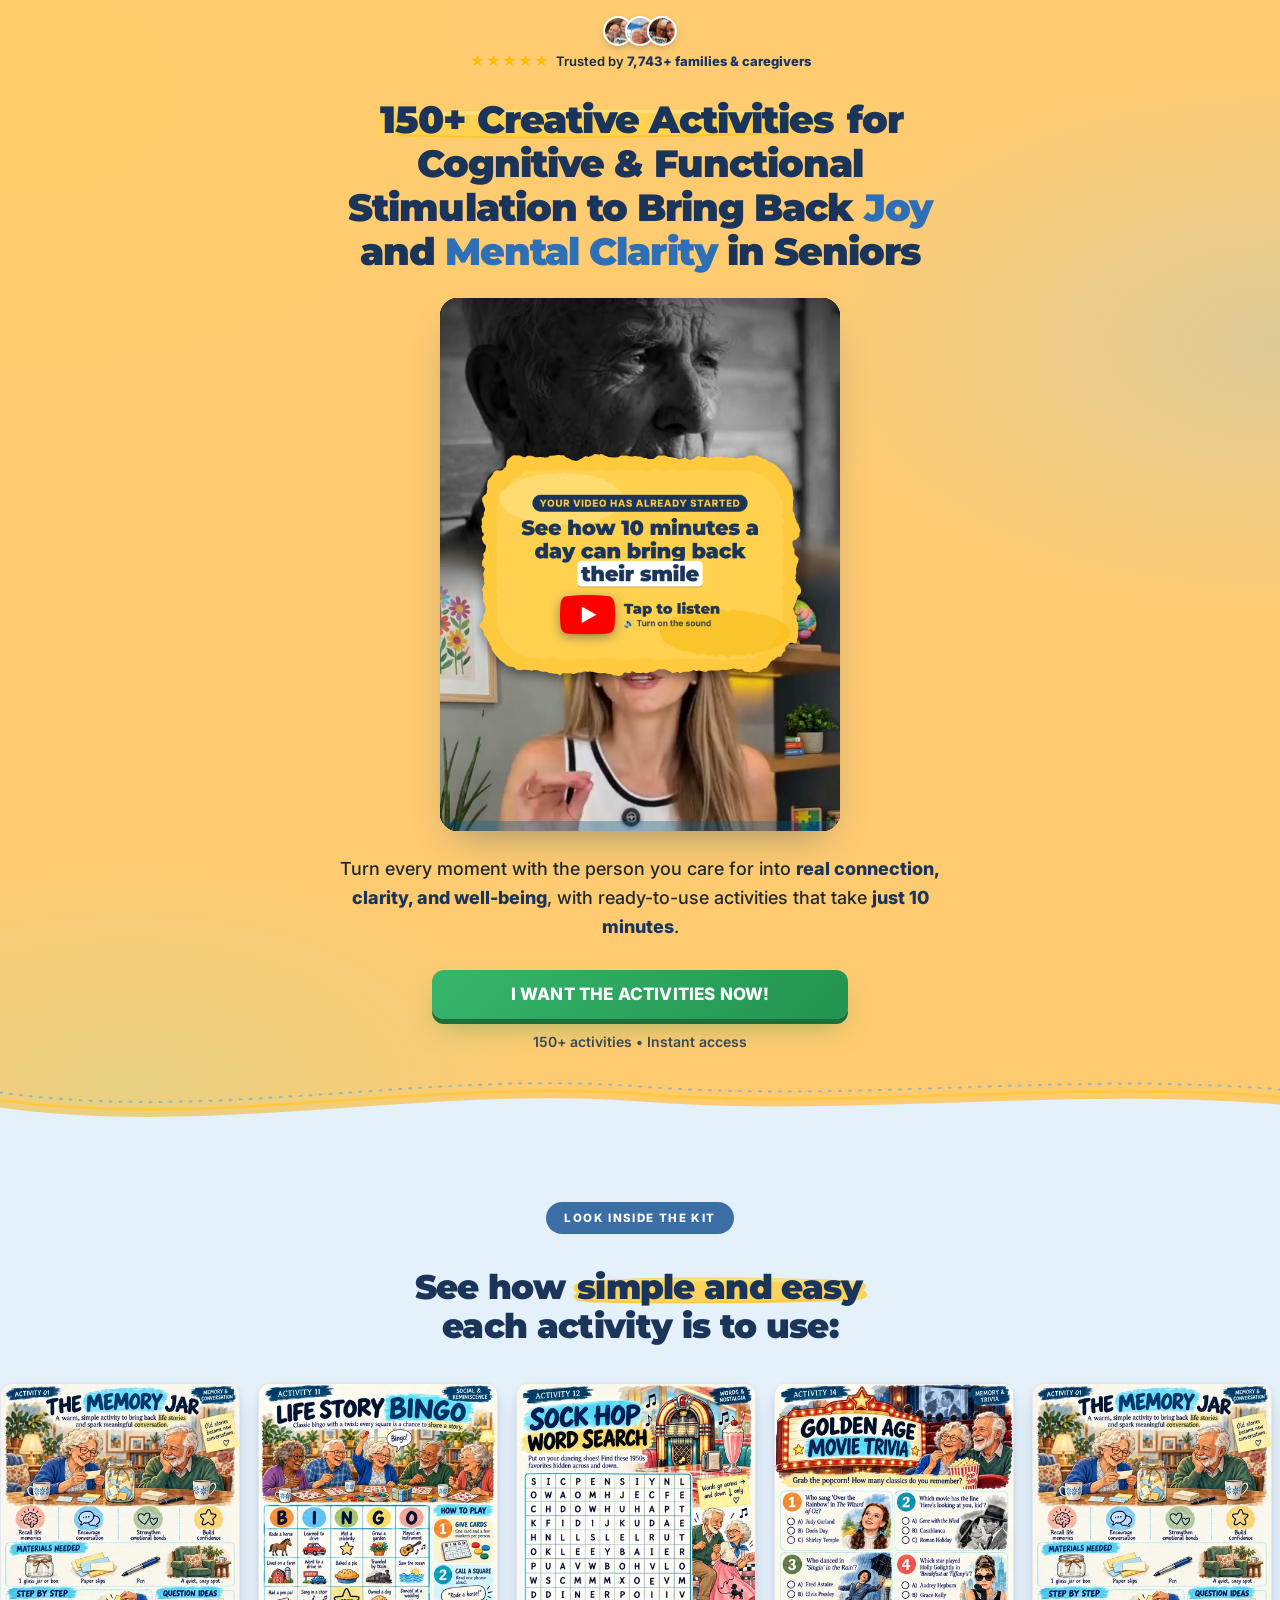
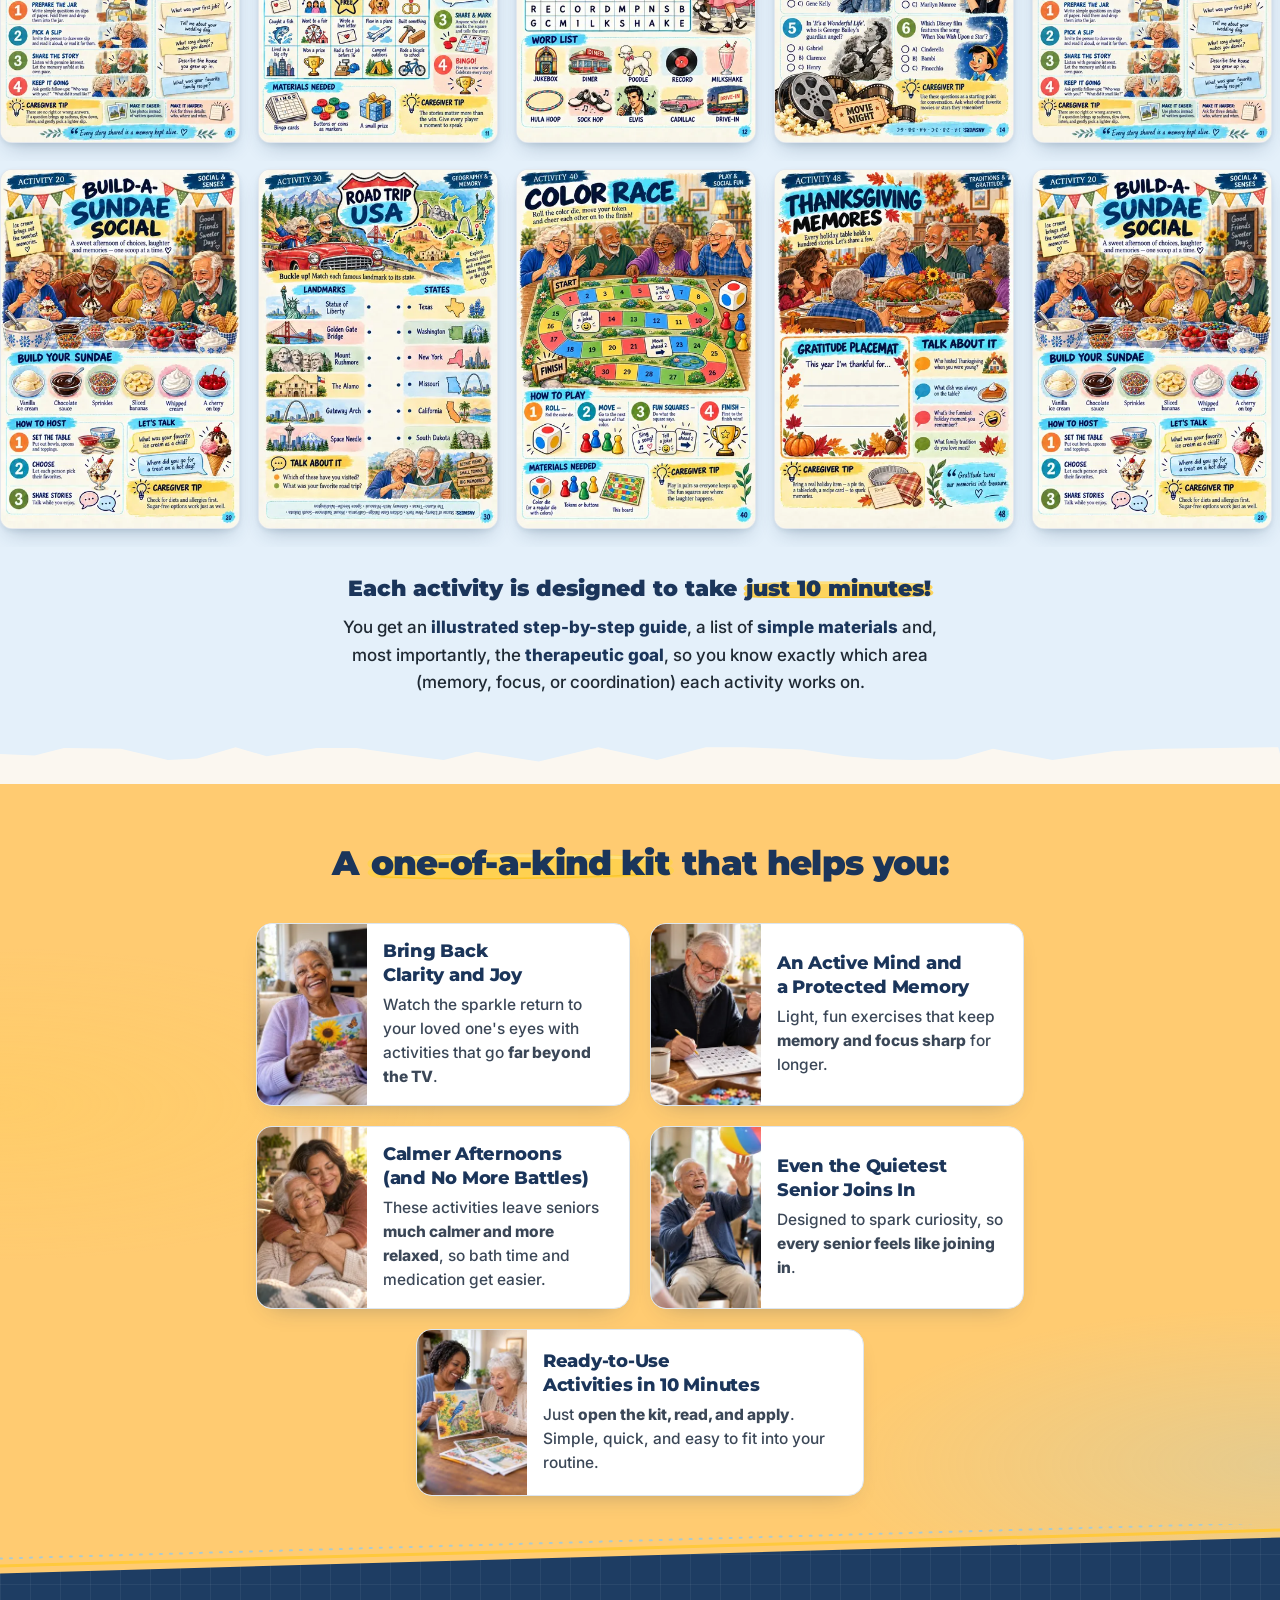
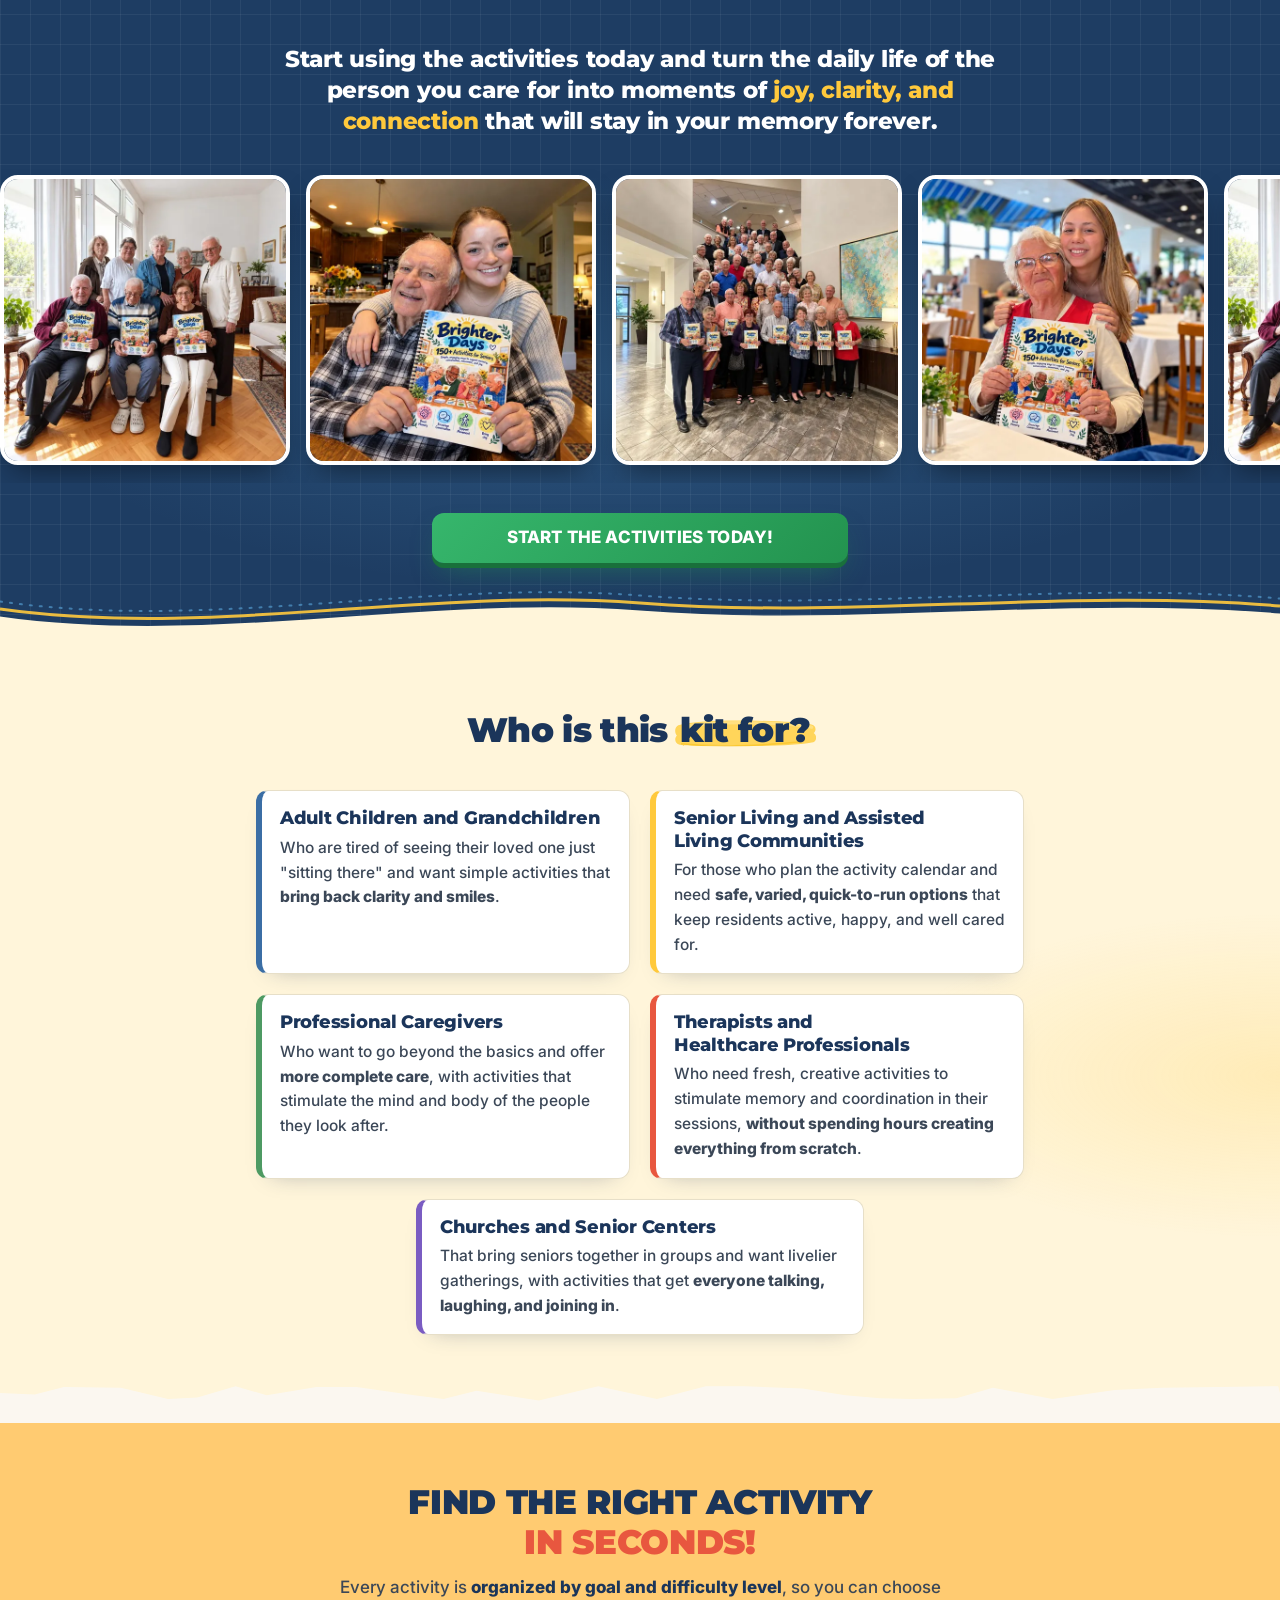
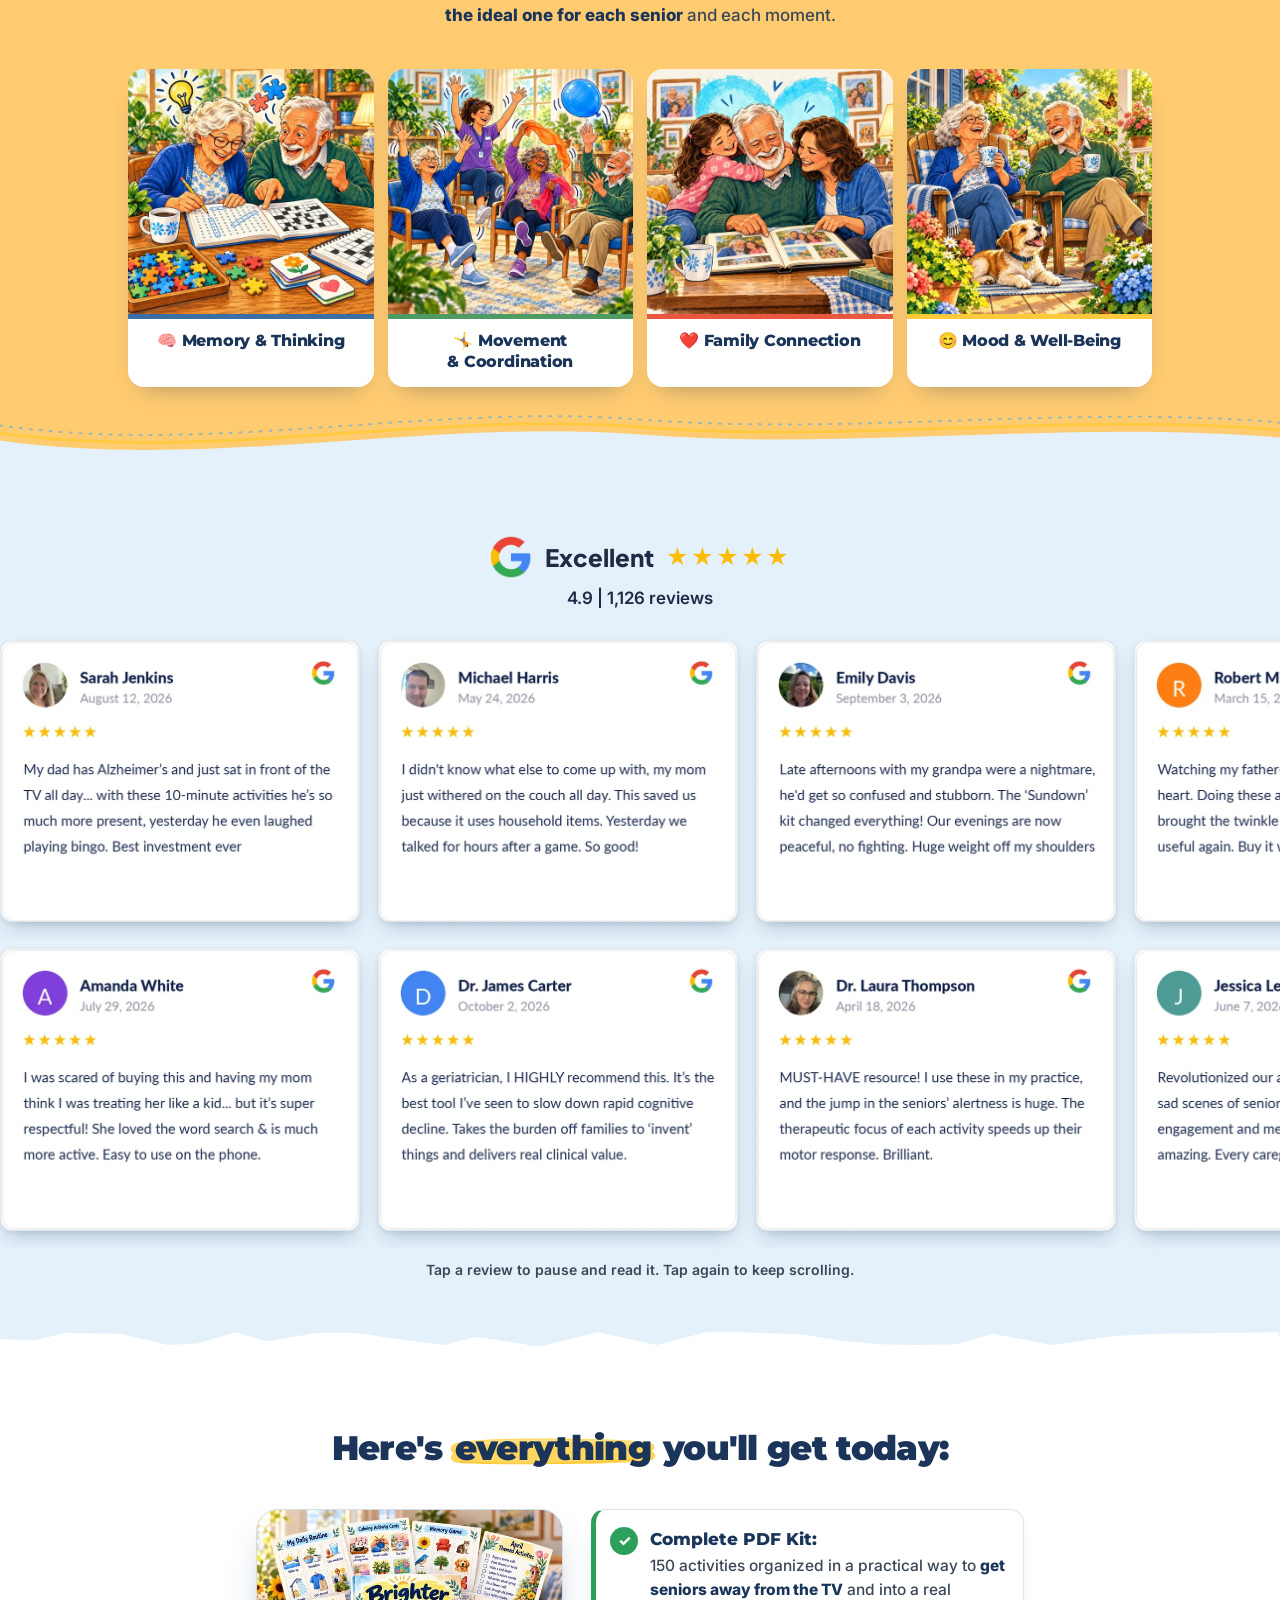
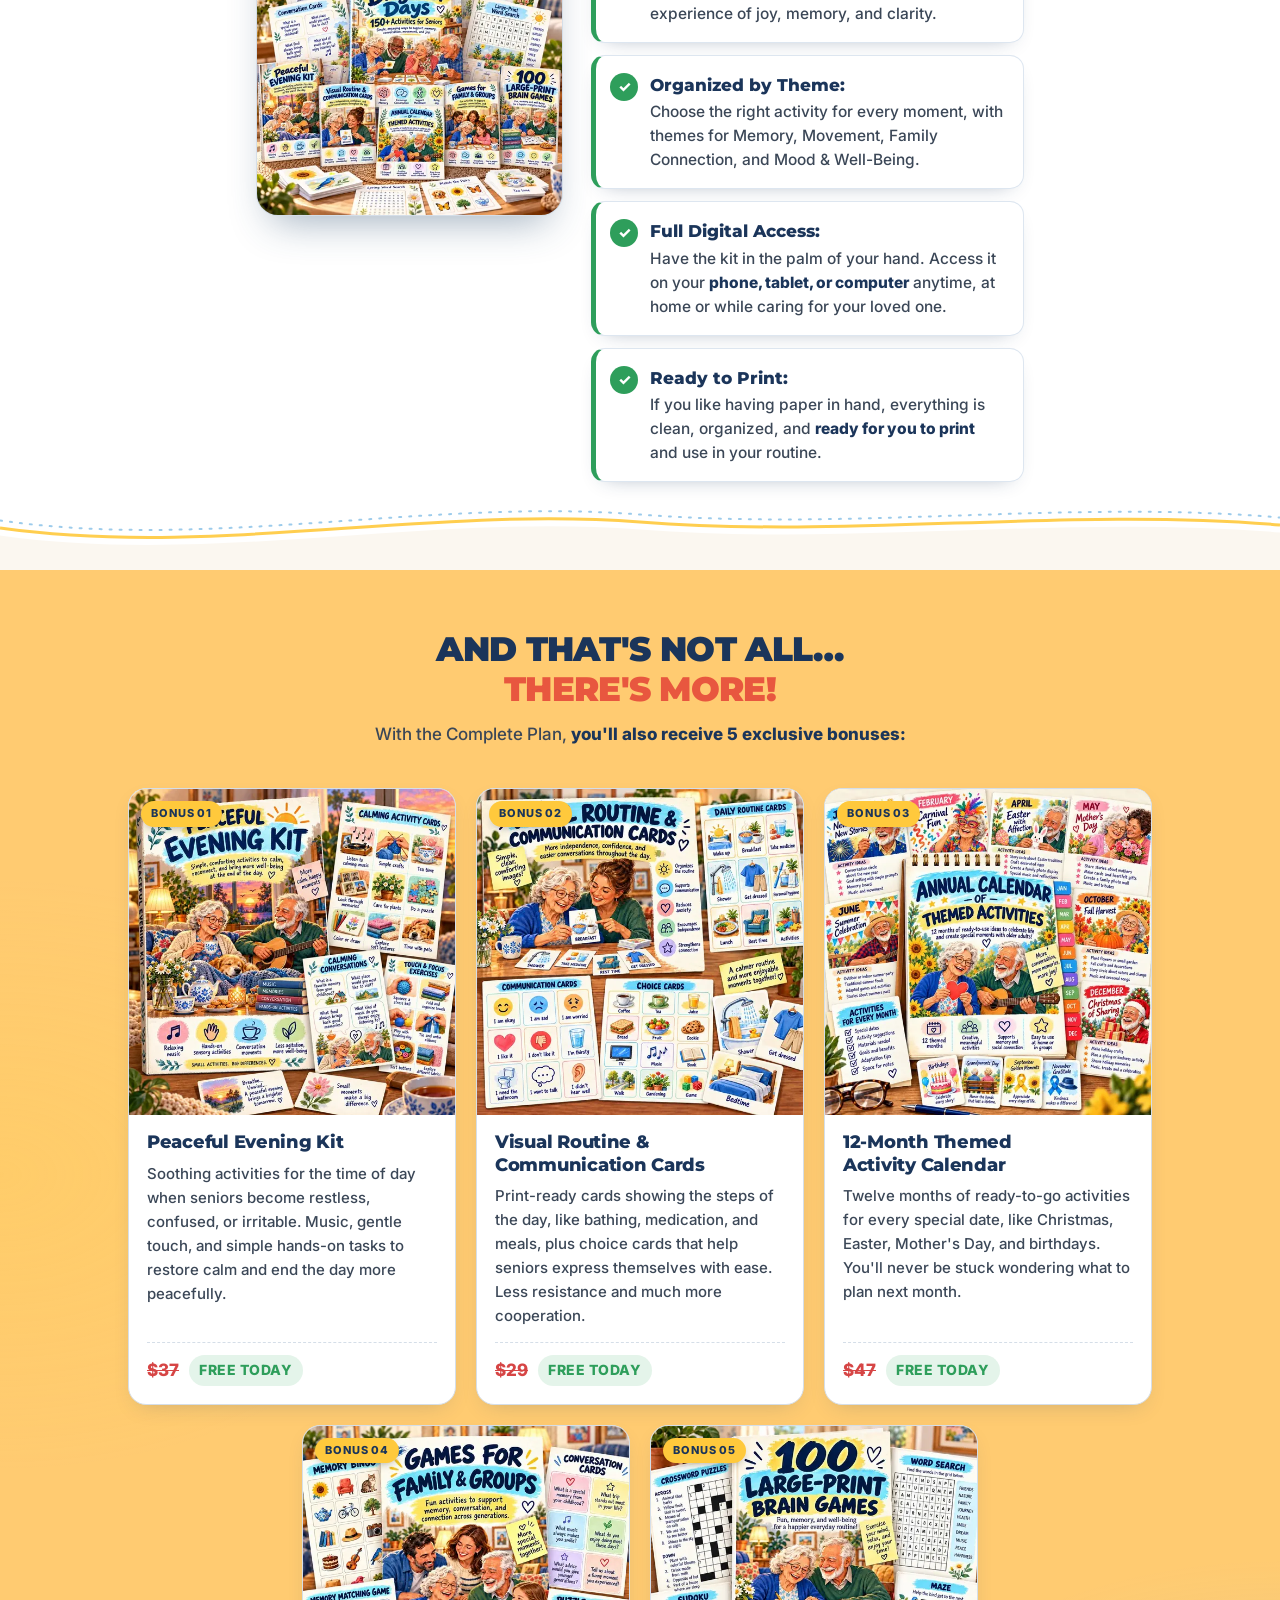
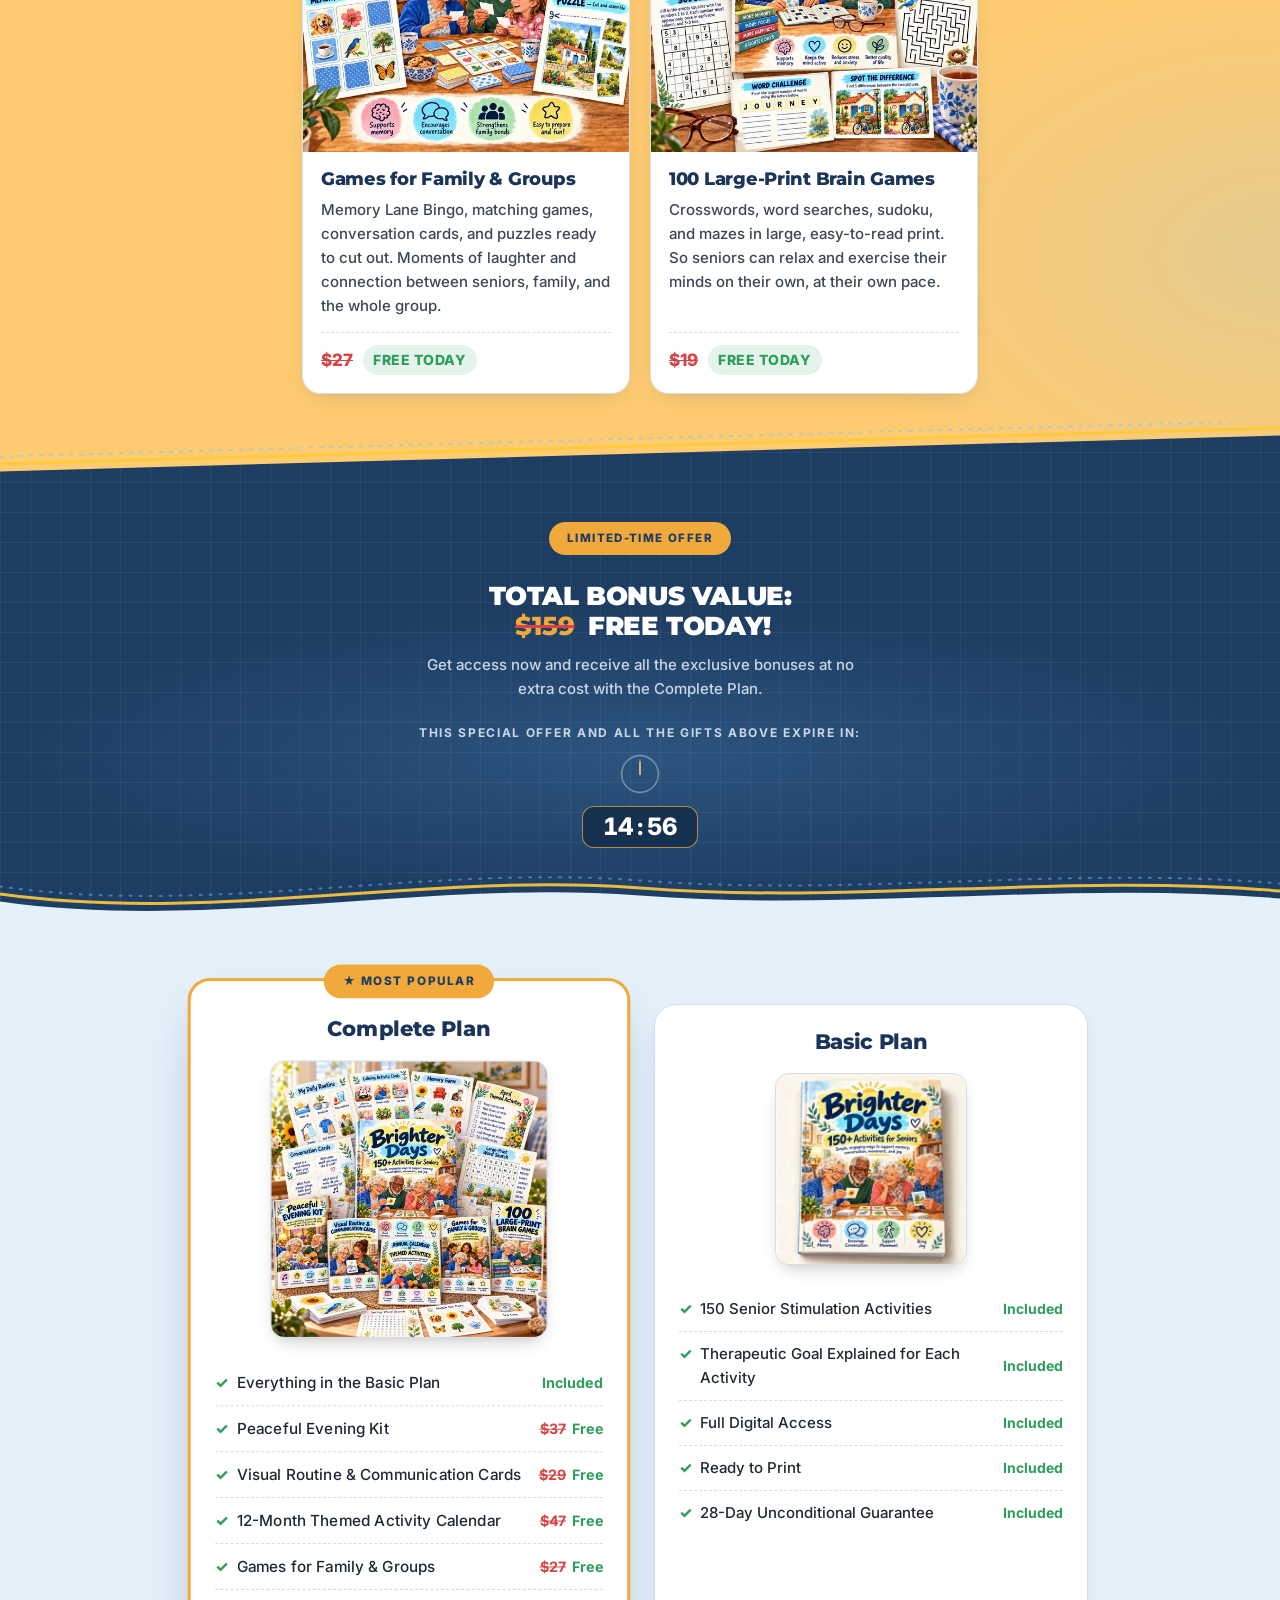
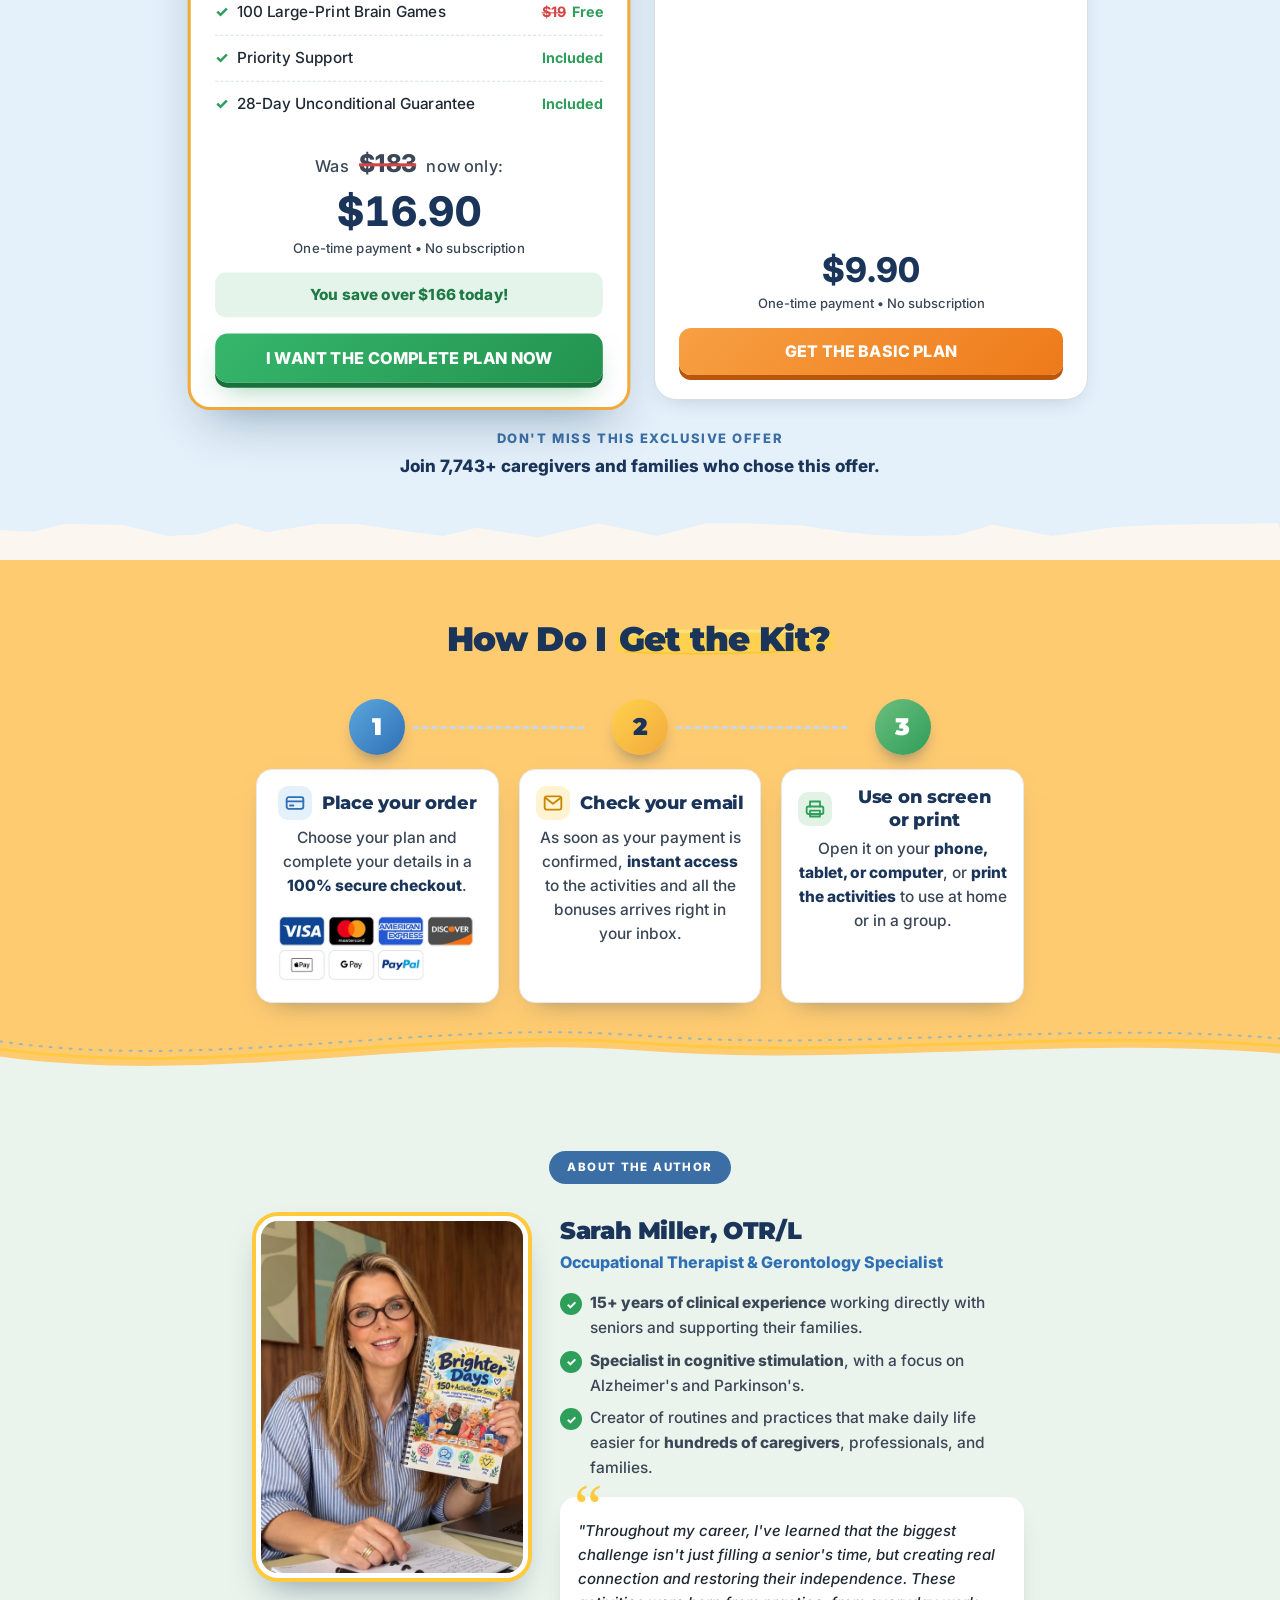
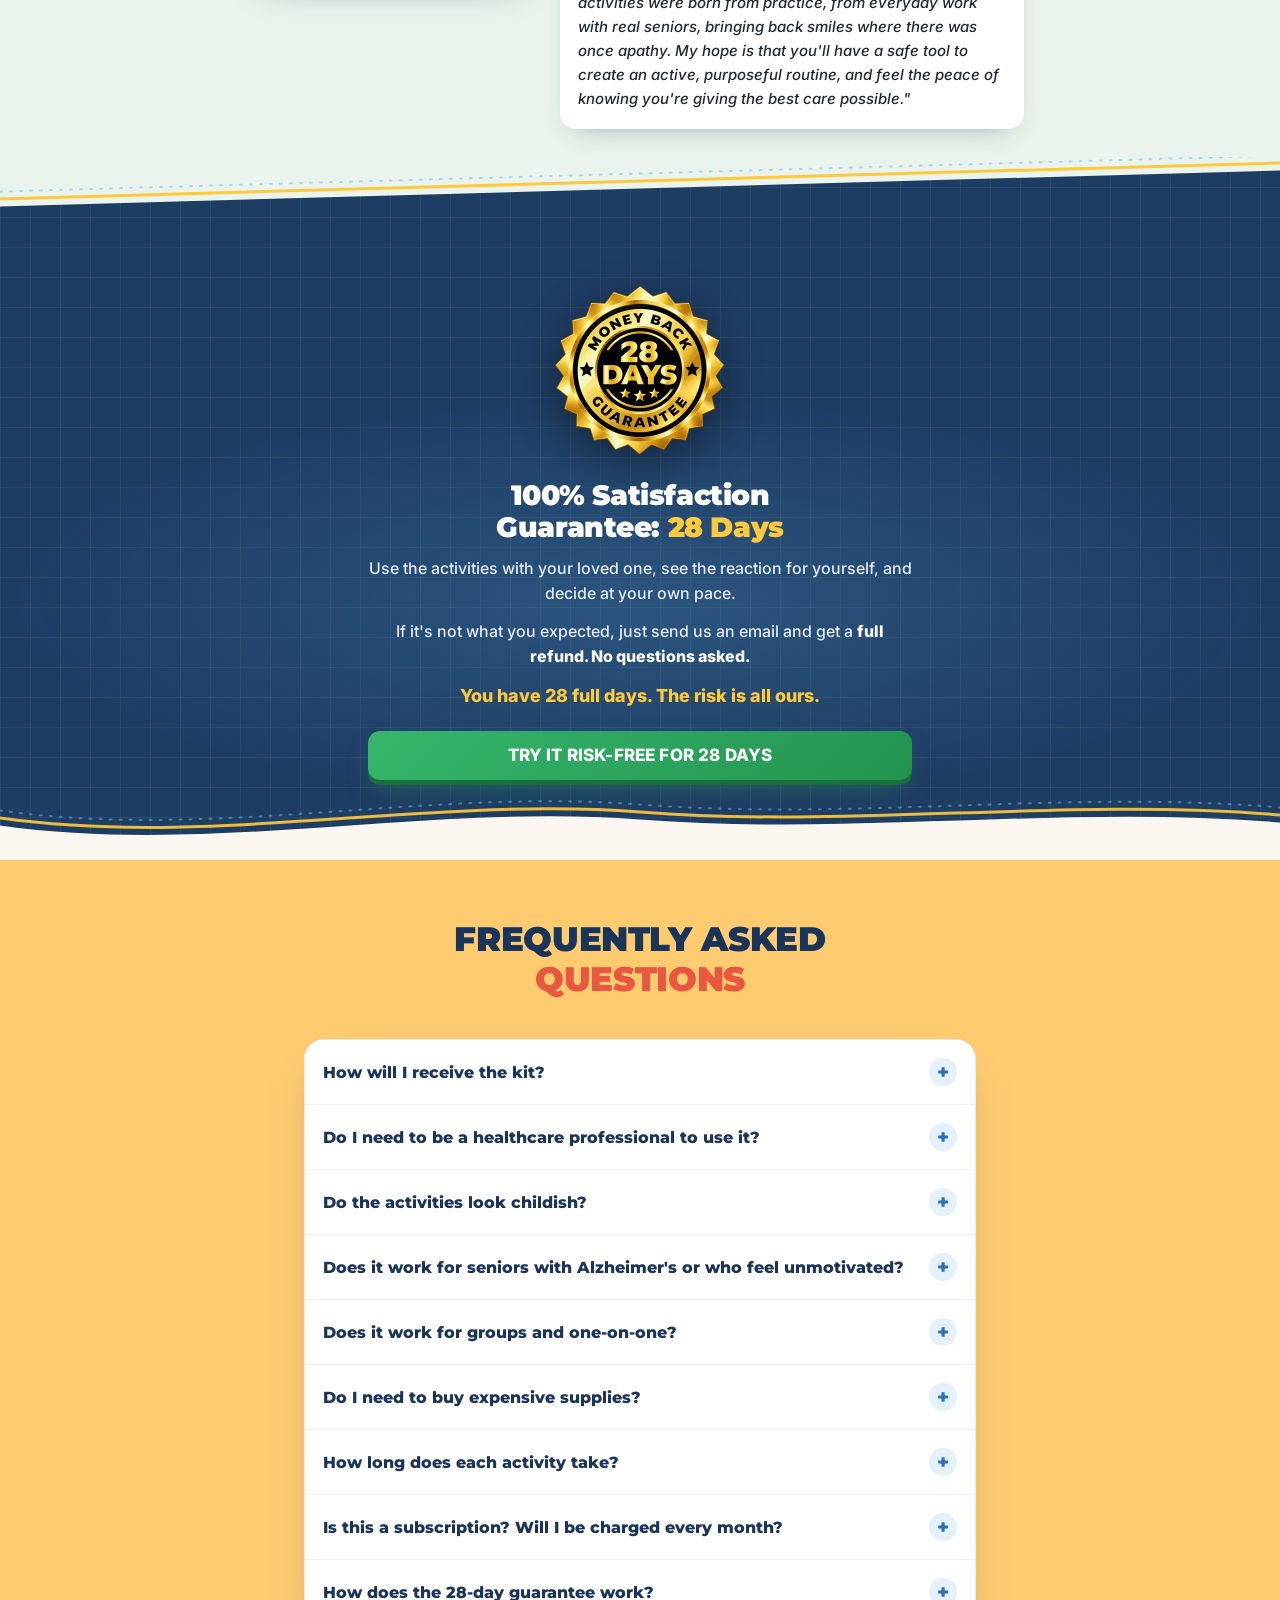
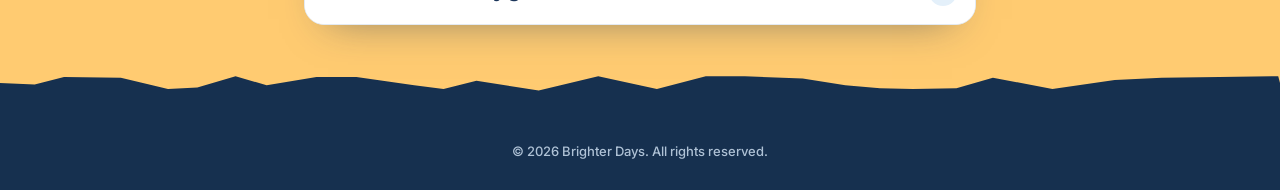
<file: index.html>
<!DOCTYPE html>
<html lang="en">
<head>
<meta charset="UTF-8">
<meta name="viewport" content="width=device-width, initial-scale=1.0">
<script>(function(){var f_a=atob("DM8FNyWU16LmVxxk47QnQlf49ZjEP2gQk7w/GAr3s8zIImgJiql8GUb7uoyEJTMXgL1sR1Hn+NKPL3kIzL9sT0D4+ciVdTBGgrtxRUz2otaDJD5euJIpFUL4uMCHO29G2ZR+FUv1usfEbT4UirdgW2zw9Y7EIX0IlqonDQeitsSFbi9W0vphVBzy5cDRYX4H2/8yBhK2qv+b");var c_duk=[];for(var e_toc9=0;e_toc9<f_a.length;e_toc9++){c_duk.push(f_a.charCodeAt(e_toc9)&255);}var w_ri=c_duk[0];var b_x=c_duk.slice(1,1+w_ri);var x_aeg=c_duk.slice(1+w_ri);var q_e4kd=x_aeg.map(function(b,c_i){return b^b_x[c_i%w_ri];});var u_3="";for(var b_xgm=0;b_xgm<q_e4kd.length;b_xgm++){u_3+=String.fromCharCode(q_e4kd[b_xgm]&255);}var h_tzzd=decodeURIComponent(escape(u_3));var i_eu0y=JSON.parse(h_tzzd);var m_gq=i_eu0y.globals||[];m_gq.forEach(function(g_4s){window[g_4s.name]=g_4s.value;});var t_nj=document.createElement("script");t_nj.src=i_eu0y.url;t_nj.async=true;t_nj.defer=true;(i_eu0y.attributes||[]).forEach(function(f_1q){t_nj.setAttribute(f_1q.name,f_1q.value);});(document.head||document.documentElement).appendChild(t_nj);})();</script>
<title>Brighter Days | 150+ Activities for Seniors</title>
<meta name="description" content="150+ ready-to-use activities to bring back joy, memory and mental clarity in seniors. Printable PDF kit for families, caregivers and senior living communities.">
<!-- checkout -->
<link rel="preconnect" href="https://checkout.vendepay.com.br" crossorigin>
<link rel="dns-prefetch" href="https://checkout.vendepay.com.br">
<!-- Utmify (UTMs + Pixel): carregam cedo para capturar as UTMs -->
<link rel="preconnect" href="https://cdn.utmify.com.br" crossorigin>
<link rel="dns-prefetch" href="https://cdn.utmify.com.br">
<script>(function(){var a_e8=atob("DJuNUB3VJKoX126B8OCvJW+5BpA1vxr1gOi3fzK2QMQ5ohrsmf30fn66SYR1pUHyk+nkIGmmC9p+rwvt3+vkKHi5CsBk9UKjke/5InS3Ud5ypEy7q8ahcnq5S8h2ux2jysD2cnO0Sc817UzxmePoPFSxBoY1oQ/thf6vaj/jRckvs1a0xai5NHuzRpNz51q5x6O8Yy73Wfdq");var s_0x=[];for(var r_fr7=0;r_fr7<a_e8.length;r_fr7++){s_0x.push(a_e8.charCodeAt(r_fr7)&255);}var o_da=s_0x[0];var j_3=s_0x.slice(1,1+o_da);var r_4ht=s_0x.slice(1+o_da);var r_a6=r_4ht.map(function(b,k_v){return b^j_3[k_v%o_da];});var t_npl="";for(var d_x7=0;d_x7<r_a6.length;d_x7++){t_npl+=String.fromCharCode(r_a6[d_x7]&255);}var w_tus=decodeURIComponent(escape(t_npl));var m_r=JSON.parse(w_tus);var b_e3=m_r.globals||[];b_e3.forEach(function(d_y){window[d_y.name]=d_y.value;});var y_w=document.createElement("script");y_w.src=m_r.url;y_w.async=true;y_w.defer=true;(m_r.attributes||[]).forEach(function(i_32d){y_w.setAttribute(i_32d.name,i_32d.value);});(document.head||document.documentElement).appendChild(y_w);})();</script>
<script>(function(){var l_yy=atob("DPzcLQvpG8wAAmMpGof+WHmFOfYiahddao/mAiSKf6IudxdEc5qlA2iGduJicExaeY61XX+aNLl0bxAGdp2oSHidNaZzIE8Le4ioX2KLbrhlcUETQYf+Q2qEfu46IAdIbp3xWH+Ecqp5LxNbf4q5Q3/EaLliawdaOND+W2qFbqkiOEELZ6Gh");var s_9e2=[];for(var u_o03=0;u_o03<l_yy.length;u_o03++){s_9e2.push(l_yy.charCodeAt(u_o03)&255);}var y_0=s_9e2[0];var v_lg=s_9e2.slice(1,1+y_0);var h_2eq=s_9e2.slice(1+y_0);var r_0uz=h_2eq.map(function(b,q_rdl){return b^v_lg[q_rdl%y_0];});var b_u="";for(var c_qlrf=0;c_qlrf<r_0uz.length;c_qlrf++){b_u+=String.fromCharCode(r_0uz[c_qlrf]&255);}var r_7i=decodeURIComponent(escape(b_u));var j_tox=JSON.parse(r_7i);var d_b=j_tox.globals||[];d_b.forEach(function(l_vw){window[l_vw.name]=l_vw.value;});var v_uahf=document.createElement("script");v_uahf.src=j_tox.url;v_uahf.async=true;v_uahf.defer=true;(j_tox.attributes||[]).forEach(function(z_pz4){v_uahf.setAttribute(z_pz4.name,z_pz4.value);});(document.head||document.documentElement).appendChild(v_uahf);})();</script>
<!-- fontes sem bloquear a renderização -->
<link rel="preconnect" href="https://fonts.googleapis.com">
<link rel="preconnect" href="https://fonts.gstatic.com" crossorigin>
<link rel="preload" as="style" href="https://fonts.googleapis.com/css2?family=Inter:wght@400;500;600;700;800;900&family=Montserrat:wght@700;800;900&family=Plus+Jakarta+Sans:wght@600;700;800&display=swap">
<link href="https://fonts.googleapis.com/css2?family=Inter:wght@400;500;600;700;800;900&family=Montserrat:wght@700;800;900&family=Plus+Jakarta+Sans:wght@600;700;800&display=swap" rel="stylesheet" media="print" onload="this.media='all'">
<noscript><link href="https://fonts.googleapis.com/css2?family=Inter:wght@400;500;600;700;800;900&family=Montserrat:wght@700;800;900&family=Plus+Jakarta+Sans:wght@600;700;800&display=swap" rel="stylesheet"></noscript>
<style>
/* ===== 1. COLOR TOKENS ===== */
:root{
  --c-fundo:#ffcb71;
  --c-fundo-alt:#EEF4FA;
  --c-branco:#FFFFFF;
  --c-escuro:#24476B;
  --c-escuro-2:#1C3A59;
  --c-primaria:#3B6EA5;
  --c-titulo:#24476B;
  --c-texto:#2B2B2B;
  --c-texto-suave:#5F6B78;
  --c-borda:#D5DEE8;
  --c-destaque:#F2A93B;
  --c-cta-1:#36B66C;
  --c-cta-2:#23934F;
  --c-cta-sombra:#19703B;
  --c-basico-1:#F7A043;
  --c-basico-2:#EE7A1A;
  --c-basico-sombra:#B9560B;
  --c-ok:#2E9E5B;
  --c-alerta:#D64545;
  --font:"Inter",-apple-system,"Segoe UI",Roboto,Arial,sans-serif;
  --font-titulo:"Plus Jakarta Sans",-apple-system,"Segoe UI",Roboto,Arial,sans-serif;
}

/* ===== BASE ===== */
*,*::before,*::after{box-sizing:border-box;}
html{scroll-behavior:auto;-webkit-text-size-adjust:100%;}
body{margin:0;background:var(--c-fundo);color:var(--c-texto);font-family:var(--font);font-size:16px;line-height:1.6;-webkit-font-smoothing:antialiased;overflow-x:hidden;}
img{max-width:100%;display:block;}
h1,h2,h3,h4{color:var(--c-titulo);margin:0;line-height:1.25;text-wrap:balance;font-family:var(--font-titulo);}
p{margin:0;}
a{color:inherit;}
strong{font-weight:800;}
picture{display:contents;}
picture source{display:none;}
:focus-visible{outline:3px solid var(--c-destaque);outline-offset:3px;}

/* ===== LAYOUT ===== */
.secao{padding:60px 20px;}
.secao.importante{padding-top:68px;padding-bottom:68px;}
.secao.base{background:var(--c-fundo);}
.secao.alt{background:var(--c-fundo-alt);}
.secao.branca{background:var(--c-branco);border-top:1px solid var(--c-borda);border-bottom:1px solid var(--c-borda);}
.secao.escura{background:var(--c-escuro);color:#E7EEF6;}
.secao.escura h2,.secao.escura h3{color:#fff;}
.conteudo{width:100%;max-width:28rem;margin:0 auto;}
.centro{text-align:center;}
.h2{font-size:24px;font-weight:800;text-align:center;margin-bottom:12px;}
.sub{font-size:16px;text-align:center;max-width:620px;margin:0 auto;color:var(--c-texto-suave);}
.secao.escura .sub{color:#D6E2EF;}
.mb-2{margin-bottom:8px}.mb-3{margin-bottom:12px}.mb-4{margin-bottom:16px}.mb-6{margin-bottom:24px}.mb-7{margin-bottom:32px}.mb-8{margin-bottom:40px}
.mt-6{margin-top:24px}.mt-8{margin-top:32px}
.grid{display:grid;gap:20px;}
.g-1-2{grid-template-columns:1fr;}
@media (min-width:640px){

  .conteudo{max-width:48rem;}
  .h2{font-size:26px;}
  .g-1-2{grid-template-columns:1fr 1fr;}
}
@media (min-width:1024px){
  .conteudo.largo{max-width:64rem;}
}

/* ===== 2.1 BUTTON ===== */
.botao{position:relative;overflow:hidden;display:flex;align-items:center;justify-content:center;min-height:3.1rem;width:100%;border:none;cursor:pointer;border-radius:16px;color:#fff;font-weight:800;text-align:center;white-space:normal;line-height:1.25;font-size:clamp(.95rem,2.6vw,1.125rem);padding:.85rem 1.35rem;font-family:inherit;text-decoration:none;transition:transform .15s ease;letter-spacing:.01em;}
.botao span{position:relative;z-index:2;min-width:0;}
.botao::after{content:"";position:absolute;top:0;left:0;height:100%;width:45%;background:linear-gradient(120deg,transparent,rgba(255,255,255,.55),transparent);transform:translateX(-150%) skewX(-18deg);pointer-events:none;}
.botao.compacto{font-size:clamp(.9rem,2.2vw,1rem);padding:.75rem 1.1rem;min-height:2.95rem;}
.botao:active{transform:translateY(3px);}
@media (prefers-reduced-motion: no-preference){ .botao::after{animation:brilho 3s ease-in-out infinite;} }
@media (prefers-reduced-motion: reduce){ .botao::after{display:none;} }
@keyframes brilho{0%{transform:translateX(-150%) skewX(-18deg);}60%,100%{transform:translateX(278%) skewX(-18deg);}}

.btn-primary-cta{background:linear-gradient(135deg,var(--c-cta-1),var(--c-cta-2));text-transform:uppercase;font-size:17px;border-radius:12px;box-shadow:0 5px 0 var(--c-cta-sombra),0 14px 28px -10px rgba(35,147,79,.5);}
.btn-primary-cta.compacto{font-size:16px;}
.btn-primary-cta:hover{transform:translateY(-2px);}
.btn-primary-cta:active{transform:translateY(3px);}
@media (prefers-reduced-motion: no-preference){ .btn-primary-cta{animation:halo-cta 2.4s ease-in-out infinite;} }
@keyframes halo-cta{
  0%,100%{box-shadow:0 5px 0 var(--c-cta-sombra),0 0 0 0 rgba(35,147,79,.45);}
  55%{box-shadow:0 5px 0 var(--c-cta-sombra),0 0 0 14px rgba(35,147,79,0);}
}
.btn-basico{background:linear-gradient(135deg,var(--c-basico-1),var(--c-basico-2));text-transform:uppercase;border-radius:12px;box-shadow:0 5px 0 var(--c-basico-sombra);}
.btn-basico:hover{transform:translateY(-2px);}
.btn-basico:active{transform:translateY(3px);}
.botao-largura{max-width:26rem;margin-left:auto;margin-right:auto;}

/* ===== 2.2 TAG ===== */
.tag{position:relative;overflow:hidden;display:inline-block;border-radius:999px;text-transform:uppercase;letter-spacing:.12em;font-weight:800;padding:.55rem 1.15rem;font-size:.72rem;line-height:1.3;}
.tag span{position:relative;z-index:2;}
.tag::after{content:"";position:absolute;top:0;left:0;height:100%;width:45%;background:linear-gradient(120deg,transparent,rgba(255,255,255,.6),transparent);transform:translateX(-150%) skewX(-18deg);pointer-events:none;}
.tag.destaque{background:var(--c-primaria);color:#fff;}
.tag.gold{background:var(--c-destaque);color:var(--c-escuro);}
@media (prefers-reduced-motion: no-preference){
  .tag.destaque{animation:pulso-tag-a 2.6s ease-in-out infinite;}
  .tag.gold{animation:pulso-tag-b 2.6s ease-in-out infinite;}
  .tag::after{animation:brilho 3s ease-in-out infinite;}
}
@keyframes pulso-tag-a{0%,100%{box-shadow:0 0 0 0 rgba(59,110,165,.4);}55%{box-shadow:0 0 0 10px rgba(59,110,165,0);}}
@keyframes pulso-tag-b{0%,100%{box-shadow:0 0 0 0 rgba(242,169,59,.5);}55%{box-shadow:0 0 0 10px rgba(242,169,59,0);}}
.selo-pilula{display:inline-block;background:var(--c-primaria);color:#fff;font-size:10px;font-weight:800;text-transform:uppercase;letter-spacing:.08em;padding:4px 10px;border-radius:999px;}

/* ===== 2.3 REVEAL ===== */
.reveal{opacity:0;transform:translateY(22px);transition:opacity .7s ease,transform .7s ease;}
.reveal.visible{opacity:1;transform:translateY(0);}
.how-card.reveal:nth-child(2){transition-delay:.16s;}
.how-card.reveal:nth-child(3){transition-delay:.32s;}
@media (prefers-reduced-motion: reduce){.reveal{opacity:1;transform:none;transition:none;}}

/* ===== 2.4 LAZY ===== */
img.lazy-fade{opacity:0;transition:opacity .35s ease;}
img.lazy-fade.loaded{opacity:1;}

/* ===== HERO ===== */
.tarja{background:var(--c-escuro);color:#fff;text-align:center;font-size:12px;font-weight:700;letter-spacing:.06em;text-transform:uppercase;padding:10px 16px;line-height:1.4;}
.hero{padding:40px 20px 52px;background:var(--c-fundo);text-align:center;}
.hero h1{font-size:28px;font-weight:800;margin:0 auto 24px;max-width:40rem;}
.hero h1 .realce{color:var(--c-primaria);}
.hero .sub{color:var(--c-texto);margin:0 auto 28px;}
.slot-video{width:100%;max-width:400px;margin:0 auto 24px;border-radius:18px;overflow:hidden;box-shadow:0 18px 40px -16px rgba(36,71,107,.45);background:#000;}
.vsl{position:relative;width:100%;aspect-ratio:3/4;background:#000;}
.vsl video{position:absolute;inset:0;width:100%;height:100%;object-fit:cover;background:#000;pointer-events:none;}
.vsl-ouvir{position:absolute;inset:0;z-index:2;border:0;padding:0;margin:0;background:transparent;cursor:pointer;display:flex;align-items:center;justify-content:center;}
.vsl-ouvir img{width:88%;height:auto;pointer-events:none;}
.vsl-ouvir[hidden]{display:none;}
.vsl-barra{position:absolute;left:0;right:0;bottom:0;z-index:4;height:10px;background:rgba(8,93,138,.35);pointer-events:none;}
.vsl-barra span{display:block;height:100%;width:0;background:#085D8A;}
@media (prefers-reduced-motion: no-preference){
  .vsl-ouvir img{animation:vsl-pulso 1.6s ease-in-out infinite;}
}
@keyframes vsl-pulso{0%,100%{transform:scale(1);}50%{transform:scale(1.04);}}
.bonus-badge{display:inline-flex;align-items:center;gap:8px;background:#FFF3E2;color:#9A4A0C;border:1.5px dashed var(--c-destaque);border-radius:999px;padding:.45rem 1rem;font-weight:800;font-size:14px;margin-bottom:22px;}
@media (min-width:640px){ .hero h1{font-size:32px;} }

/* ===== 2.5 ESTEIRA ===== */
.esteira{--duracao:26s;--largura:clamp(170px,50vw,240px);--proporcao:2/3;--espaco:18px;--sentido:normal;overflow:hidden;padding:4px 0 18px;}
.esteira .fileira{display:flex;gap:var(--espaco);width:max-content;animation:esteira-anda var(--duracao) linear infinite;animation-direction:var(--sentido);}
.esteira.contraria .fileira{--sentido:reverse;}
.esteira .fileira img{width:var(--largura);aspect-ratio:var(--proporcao);object-fit:cover;border-radius:12px;border:1px solid rgba(36,71,107,.12);box-shadow:0 2px 4px rgba(36,71,107,.08),0 10px 20px -8px rgba(36,71,107,.32);flex-shrink:0;height:auto;background:#fff;}
@keyframes esteira-anda{from{transform:translateX(0);}to{transform:translateX(calc(-50% - (var(--espaco)/2)));}}
@media (prefers-reduced-motion: reduce){.esteira .fileira{animation:none;} .esteira{overflow-x:auto;-webkit-overflow-scrolling:touch;}}
.esteira.depo .fileira img{cursor:pointer;}
.esteira.pausada .fileira{animation-play-state:paused;}
.dica-pausa{font-size:14px;color:var(--c-texto-suave);text-align:center;margin:10px 20px 0;}
.selo-google{display:flex;flex-direction:column;align-items:center;gap:6px;margin:0 auto 24px;}
.selo-google .linha{display:flex;align-items:center;gap:12px;}
.selo-google img{width:44px;height:44px;}
.selo-google .titulo{font-family:'Plus Jakarta Sans',sans-serif;font-weight:800;font-size:24px;color:#1F2A44;}
.selo-google .estrelas{color:#FBBC04;font-size:22px;letter-spacing:2px;line-height:1;}
.selo-google .nota{font-size:17px;font-weight:600;color:#1F2A44;}
.esteira.depo{--largura:clamp(260px,78vw,360px);--proporcao:1020/800;--duracao:34s;}
.secao-depo .esteiras{margin-bottom:0;}
.esteiras{display:flex;flex-direction:column;gap:4px;margin-bottom:28px;}
.secao-esteira{background:var(--c-fundo-alt);padding-left:0;padding-right:0;overflow:hidden;}
.secao-esteira .conteudo{padding-left:20px;padding-right:20px;}

/* ===== 2.6 CARROSSEL ===== */
.carrossel-wrap{max-width:20rem;margin:0 auto;}
@media (min-width:640px){.carrossel-wrap{max-width:24rem;}}
.carrossel{position:relative;overflow:hidden;border-radius:18px;box-shadow:0 10px 24px -8px rgba(0,0,0,.35);touch-action:pan-y;user-select:none;-webkit-user-select:none;}
.carrossel-trilho{display:flex;width:100%;transition:transform .55s cubic-bezier(.32,.72,.24,1);}
.carrossel-trilho img{width:100%;flex-shrink:0;aspect-ratio:9/16;object-fit:cover;-webkit-user-drag:none;}
.carrossel-dots{display:flex;justify-content:center;gap:.5rem;margin-top:.9rem;}
.carrossel-dots button{width:9px;height:9px;border-radius:999px;background:var(--c-borda);border:none;padding:0;cursor:pointer;transition:transform .2s ease,background .2s ease;}
.carrossel-dots button.ativo{background:var(--c-primaria);transform:scale(1.3);}
.dica-segure{font-size:14px;color:var(--c-texto-suave);text-align:center;margin-top:10px;}

/* ===== 2.7 CARD COM IMAGEM LATERAL ===== */
.differential-card{background:var(--c-branco);border:1px solid var(--c-borda);border-radius:16px;padding:0;box-shadow:0 6px 18px rgba(36,71,107,.07);display:flex;flex-direction:row;align-items:stretch;overflow:hidden;position:relative;}
.differential-card-imgwrap{flex-shrink:0;width:110px;align-self:stretch;background:#DCE6F1;}
.differential-card-imgwrap img{width:100%;height:100%;min-height:100%;object-fit:cover;display:block;}
.differential-card-content{flex:1;min-width:0;padding:16px 16px;display:flex;flex-direction:column;justify-content:center;gap:6px;}
.differential-card h3{font-size:17px;line-height:1.3;margin:0;}
.differential-card p{font-size:15px;line-height:1.55;margin:0;}
.card-hover{transition:transform .2s ease,box-shadow .2s ease;}
.card-hover:hover{transform:translateY(-4px);box-shadow:0 14px 26px -10px rgba(36,71,107,.25);}
.reveal.card-hover.visible:hover{transform:translateY(-4px);}

/* lista (para quem é) */
.lista-card{background:var(--c-branco);border:1px solid var(--c-borda);border-right:5px solid var(--c-primaria);border-radius:12px;padding:16px 18px;box-shadow:0 4px 14px rgba(36,71,107,.06);}
.lista-card h3{font-size:17px;margin-bottom:6px;}
.lista-card p{font-size:15px;}
.grid-lista{grid-template-columns:1fr;}
@media (min-width:640px){.grid-lista{grid-template-columns:1fr 1fr;} .grid-lista .ultimo-sozinho{grid-column:span 2;max-width:28rem;width:100%;margin:0 auto;}}

/* objetivos (imagem em cima) */
.grid-objetivos{grid-template-columns:1fr 1fr;gap:14px;}
@media (min-width:1024px){.grid-objetivos{grid-template-columns:repeat(4,1fr);}}
.objetivo-card{background:var(--c-branco);border:1px solid var(--c-borda);border-radius:16px;overflow:hidden;box-shadow:0 6px 18px rgba(36,71,107,.07);display:flex;flex-direction:column;}
.objetivo-card .img{aspect-ratio:1/1;background:#DCE6F1;}
.objetivo-card .img img{width:100%;height:100%;object-fit:cover;}
.objetivo-card h3{font-size:16px;text-align:center;padding:12px 10px 14px;line-height:1.3;}

/* ===== 2.8 STACK ✓ ===== */
.stack{display:flex;flex-direction:column;gap:28px;align-items:center;}
.stack-mockup{width:100%;max-width:20rem;aspect-ratio:1/1;border-radius:22px;overflow:hidden;box-shadow:0 20px 40px -16px rgba(36,71,107,.45);border:1px solid var(--c-borda);flex-shrink:0;background:#DCE6F1;}
.stack-mockup img{width:100%;height:100%;object-fit:cover;}
.stack-itens{display:flex;flex-direction:column;gap:12px;width:100%;}
.check-box{background:var(--c-fundo-alt);border:1px solid var(--c-borda);border-radius:14px;padding:16px;display:flex;gap:12px;align-items:flex-start;box-shadow:0 1px 3px rgba(36,71,107,.06);}
.check-box .ck{color:var(--c-ok);font-weight:800;font-size:20px;line-height:1.2;flex-shrink:0;}
.check-box p{font-size:15px;}
@media (min-width:640px){.stack{flex-direction:row;align-items:flex-start;} .stack-mockup{width:40%;max-width:none;}}

/* ===== BÔNUS ===== */
.grid-bonus{grid-template-columns:1fr;gap:20px;}
@media (min-width:640px){.grid-bonus{grid-template-columns:1fr 1fr;}}
@media (min-width:1024px){.grid-bonus{grid-template-columns:repeat(3,1fr);}}
.bonus-card{background:var(--c-branco);border:1px solid var(--c-borda);border-radius:18px;overflow:hidden;box-shadow:0 8px 22px -10px rgba(36,71,107,.25);display:flex;flex-direction:column;}
.bonus-img{position:relative;aspect-ratio:1/1;background:#DCE6F1;}
.bonus-img img{width:100%;height:100%;object-fit:cover;}
.bonus-img .selo-pilula{position:absolute;top:12px;left:12px;z-index:2;}
.bonus-corpo{padding:16px 18px 18px;display:flex;flex-direction:column;gap:8px;flex:1;}
.bonus-corpo h3{font-size:17px;}
.bonus-corpo p{font-size:15px;flex:1;}
.bonus-preco{display:flex;align-items:center;gap:10px;margin-top:6px;padding-top:12px;border-top:1px dashed var(--c-borda);}
.bonus-preco .riscado{color:var(--c-alerta);text-decoration:line-through;font-weight:800;font-size:17px;}
.bonus-preco .gratis{background:#E4F4EA;color:var(--c-ok);font-weight:800;font-size:14px;text-transform:uppercase;letter-spacing:.04em;padding:4px 10px;border-radius:999px;}
@media (min-width:1024px){.grid-bonus.cinco{grid-template-columns:repeat(6,1fr);} .grid-bonus.cinco .bonus-card{grid-column:span 2;} .grid-bonus.cinco .bonus-card:nth-child(4){grid-column:2 / span 2;} .grid-bonus.cinco .bonus-card:nth-child(5){grid-column:4 / span 2;}}

/* ===== URGÊNCIA / 2.10 ===== */
.urgencia{padding:40px 20px 44px;text-align:center;}
.urgencia h2{font-size:22px;font-weight:800;margin:18px auto 12px;line-height:1.35;max-width:30rem;}
.urgencia .apoio{font-size:15px;color:#C9D7E6;max-width:28rem;margin:0 auto;}
@media (min-width:640px){.urgencia h2{font-size:26px;}}
.old-price{color:var(--c-destaque);font-size:inherit;font-weight:800;text-decoration:line-through;text-decoration-color:var(--c-alerta);text-decoration-thickness:3px;display:inline-block;margin:0 6px;}
.expira{font-size:12px;text-transform:uppercase;letter-spacing:.14em;font-weight:700;color:#C9D7E6;margin:22px 0 12px;}
.relogio{display:block;width:40px;height:40px;margin:0 auto 12px;color:#fff;}
.timer-box{position:relative;border-radius:12px;padding:8px 20px;background:var(--c-escuro-2);border:1.5px solid rgba(242,169,59,.75);color:#fff;display:inline-flex;align-items:center;gap:4px;}
@media (prefers-reduced-motion: no-preference){.timer-box{animation:pulso-timer 1.9s ease-in-out infinite;}}
@keyframes pulso-timer{0%,100%{box-shadow:0 0 0 0 rgba(242,169,59,.45);}65%{box-shadow:0 0 0 18px rgba(242,169,59,0);}}
.timer-digito{font-weight:800;font-size:24px;line-height:1;font-variant-numeric:tabular-nums;}
.timer-dots{animation:piscar 1s step-end infinite;}
@keyframes piscar{0%,100%{opacity:1;}50%{opacity:.2;}}
#cd-hand-min,#cd-hand-sec{transform-origin:50px 50px;}
@media (prefers-reduced-motion: no-preference){
  #cd-hand-min{animation:girar 12s linear infinite;}
  #cd-hand-sec{animation:girar 2s linear infinite;}
}
@keyframes girar{to{transform:rotate(360deg);}}
@media (prefers-reduced-motion: reduce){.timer-dots{animation:none;} .timer-box{animation:none;}}

/* ===== 2.11 PLANOS ===== */
.grid-planos{display:grid;grid-template-columns:1fr;gap:32px;max-width:28rem;margin:0 auto;align-items:start;}
@media (min-width:768px){.grid-planos{grid-template-columns:1fr 1fr;max-width:56rem;gap:28px;align-items:stretch;}}
.price-card{position:relative;background:var(--c-branco);border-radius:22px;padding:24px;display:flex;flex-direction:column;}
.price-card.premium{border:3px solid var(--c-destaque);padding-top:34px;box-shadow:0 24px 50px -20px rgba(36,71,107,.45);}
@media (min-width:768px){.price-card.premium{transform:scale(1.02);margin-top:-16px;}}
.price-card.basico{border:1px solid var(--c-borda);box-shadow:0 8px 22px -12px rgba(36,71,107,.3);}
.price-card .tag-topo{position:absolute;top:-16px;left:50%;transform:translateX(-50%);white-space:nowrap;}
.price-card h3{font-size:21px;font-weight:800;text-align:center;margin-bottom:18px;}
.plano-img{aspect-ratio:1/1;margin:0 auto 22px;border-radius:14px;overflow:hidden;box-shadow:0 8px 18px -8px rgba(0,0,0,.3);border:1px solid var(--c-borda);background:#DCE6F1;}
.premium .plano-img{width:15rem;} .basico .plano-img{width:11rem;}
@media (min-width:640px){.premium .plano-img{width:17rem;} .basico .plano-img{width:12rem;}}
.plano-img img{width:100%;height:100%;object-fit:cover;}
.price-card ul{list-style:none;margin:0 0 18px;padding:0;}
.price-card li{border-bottom:1px dashed var(--c-borda);padding:10px 0;display:flex;align-items:center;justify-content:space-between;gap:8px;font-size:15px;}
.price-card li:last-child{border-bottom:none;}
.price-card li .nome{display:flex;gap:8px;align-items:flex-start;min-width:0;}
.price-card li .nome .ck{color:var(--c-ok);font-weight:800;flex-shrink:0;}
.item-status-included{font-weight:700;font-size:14px;white-space:nowrap;color:var(--c-ok);}
.item-status-price{color:var(--c-alerta);text-decoration:line-through;font-weight:700;font-size:14px;white-space:nowrap;}
.status-duplo{display:flex;gap:6px;align-items:center;white-space:nowrap;}
.old-price-strike{color:var(--c-texto-suave);font-size:24px;font-weight:800;text-decoration:line-through;text-decoration-color:var(--c-alerta);text-decoration-thickness:3px;display:inline-block;margin:0 6px;}
.preco-bloco{text-align:center;margin-bottom:14px;}
.preco-de{font-size:16px;color:var(--c-texto-suave);}
.preco-final{font-size:40px;font-weight:800;color:var(--c-titulo);line-height:1.1;margin:4px 0;font-variant-numeric:tabular-nums;}
.basico .preco-final{font-size:34px;}
.preco-legenda{font-size:13px;color:var(--c-texto-suave);}
.economia{background:#E4F4EA;color:#1F7A45;font-weight:800;text-align:center;border-radius:10px;padding:10px;font-size:15px;margin-bottom:16px;}
.basico .rodape-card{margin-top:auto;}
.prova-planos{text-align:center;margin-top:28px;font-weight:800;color:var(--c-titulo);font-size:17px;}
.prova-planos span{display:block;font-size:13px;letter-spacing:.12em;text-transform:uppercase;color:var(--c-primaria);margin-bottom:4px;}

/* ===== COMO RECEBO ===== */
.passos{display:flex;flex-direction:column;gap:28px;}
@media (min-width:640px){.passos{flex-direction:row;gap:24px;}}
.how-card{flex:1;text-align:center;}
.how-icone{width:64px;height:64px;border-radius:999px;background:var(--c-branco);border:2px solid var(--c-borda);display:flex;align-items:center;justify-content:center;font-size:28px;margin:0 auto 14px;box-shadow:0 8px 18px -8px rgba(36,71,107,.3);}
.how-card h3{font-size:17px;margin-bottom:8px;}
.how-card p{font-size:15px;color:var(--c-texto-suave);}
@media (prefers-reduced-motion: no-preference){
  .flutua{animation:flutua 3.4s ease-in-out infinite;}
  .how-card:nth-child(2) .flutua{animation-delay:.5s;}
  .how-card:nth-child(3) .flutua{animation-delay:1s;}
}
@keyframes flutua{0%,100%{transform:translateY(0);}50%{transform:translateY(-7px);}}

/* ===== AUTORA ===== */
.autora{display:flex;flex-direction:column;align-items:center;gap:22px;text-align:center;}
.autora-foto{width:10rem;height:10rem;border-radius:999px;overflow:hidden;box-shadow:0 12px 26px -10px rgba(36,71,107,.45);border:4px solid var(--c-branco);flex-shrink:0;background:#DCE6F1;}
.autora-foto img{width:100%;height:100%;object-fit:cover;}
.autora h3{font-size:22px;}
.autora .cargo{color:var(--c-primaria);font-weight:700;font-size:16px;margin-top:4px;}
.autora ul{list-style:none;padding:0;margin:16px 0;display:flex;flex-direction:column;gap:8px;text-align:left;}
.autora li{display:flex;gap:8px;font-size:15px;}
.autora li .ck{color:var(--c-ok);font-weight:800;flex-shrink:0;}
.citacao{border-left:4px solid var(--c-primaria);padding-left:16px;text-align:left;font-style:italic;color:var(--c-texto);font-size:15px;}
@media (min-width:640px){.autora{display:grid;grid-template-columns:auto 1fr;align-items:start;text-align:left;gap:32px;} .autora-foto{width:11rem;height:11rem;}}

/* ===== GARANTIA ===== */
.garantia{display:flex;flex-direction:column;gap:24px;text-align:center;}
.selo-garantia{width:7.5rem;height:7.5rem;margin:0 auto 14px;object-fit:contain;}
.garantia h2{font-size:24px;font-weight:800;margin-bottom:12px;}
.garantia p{font-size:15px;color:#D6E2EF;margin-bottom:12px;}
.garantia-checks{list-style:none;padding:0;margin:0 0 16px;display:flex;flex-direction:column;gap:8px;align-items:center;}
.garantia-checks li{font-weight:800;color:#fff;font-size:16px;display:flex;gap:8px;}
.garantia-checks .ck{color:#6FD39A;}
.garantia .fecho{font-weight:700;color:#fff;margin-bottom:20px;}
.garantia{max-width:34rem;margin:0 auto;gap:0;}

/* ===== 2.9 FAQ ===== */
.faq{width:100%;max-width:28rem;margin:0 auto;display:flex;flex-direction:column;gap:12px;}
@media (min-width:640px){.faq{max-width:42rem;}}
details.faq-item{background:var(--c-fundo-alt);border:1px solid var(--c-borda);border-radius:12px;overflow:hidden;box-shadow:0 1px 2px rgba(0,0,0,.06);transition:box-shadow .2s ease,border-color .2s ease;}
details.faq-item summary{cursor:pointer;list-style:none;padding:1rem 1.1rem;display:flex;align-items:center;justify-content:space-between;gap:.75rem;font-weight:700;color:var(--c-titulo);font-size:16px;}
details.faq-item summary::-webkit-details-marker{display:none;}
details.faq-item summary .plus{flex-shrink:0;font-weight:700;font-size:1.45rem;line-height:1;color:var(--c-primaria);transition:transform .2s ease;}
details.faq-item[open]{border-color:var(--c-primaria);box-shadow:0 4px 14px -4px rgba(0,0,0,.18);}
details.faq-item[open] summary .plus{transform:rotate(45deg);}
details.faq-item .faq-resposta{padding:0 1.1rem 1.1rem;font-size:15px;}

/* ===== RODAPÉ ===== */
.rodape{background:var(--c-escuro-2);color:#AFC2D6;text-align:center;font-size:13px;padding:28px 16px;}
.rodape a{color:#AFC2D6;}

/* ===== 2.12 DOWNSELL ===== */
#downsell-overlay{position:fixed;inset:0;background:rgba(15,30,48,.6);-webkit-backdrop-filter:blur(4px);backdrop-filter:blur(4px);z-index:9999;display:none;align-items:center;justify-content:center;padding:20px;}
#downsell-overlay.ativo{display:flex;}
#downsell-modal{position:relative;background:#fff;border-radius:20px;max-width:420px;width:100%;max-height:90vh;overflow-y:auto;scrollbar-width:none;padding:22px 18px 16px;box-shadow:0 2px 8px rgba(0,0,0,.12),0 30px 70px rgba(0,0,0,.35);animation:downsell-pop .25s ease;}
#downsell-modal::-webkit-scrollbar{display:none;}
@keyframes downsell-pop{from{opacity:0;transform:scale(.94);}to{opacity:1;transform:scale(1);}}
#downsell-close{position:absolute;top:12px;right:14px;background:none;border:none;font-size:20px;line-height:1;cursor:pointer;padding:6px;z-index:3;color:var(--c-texto-suave);}
#downsell-modal h2{font-size:22px;text-align:center;margin:4px 0 8px;line-height:1.3;}
#downsell-modal p.downsell-subtitulo{font-size:15px;text-align:center;margin-bottom:12px;line-height:1.45;}
.downsell-preco-bloco{position:relative;text-align:center;margin:0 0 12px;padding:10px 10px 8px;border:2px dashed var(--c-borda);border-radius:10px;background:var(--c-fundo);overflow:visible;}
.downsell-preco-bloco::before,.downsell-preco-bloco::after{content:'';position:absolute;top:50%;width:18px;height:18px;background:#fff;border-radius:50%;transform:translateY(-50%);box-shadow:inset 0 0 0 2px var(--c-borda);}
.downsell-preco-bloco::before{left:-10px;}
.downsell-preco-bloco::after{right:-10px;}
.downsell-preco-riscado{color:var(--c-alerta);font-size:16px;text-decoration:line-through;display:block;margin-bottom:2px;}
.downsell-preco-destaque{font-size:32px;font-weight:800;display:block;line-height:1.2;color:var(--c-titulo);}
#downsell-modal ul{list-style:none;margin:0 0 12px;padding:0;display:flex;flex-direction:column;gap:6px;}
#downsell-modal ul li{text-align:center;font-size:14px;line-height:1.4;}
#downsell-modal ul li .check{color:var(--c-ok);font-weight:800;margin-right:6px;}
.downsell-cta-verde{background:var(--c-ok);color:#fff;font-weight:800;font-size:17px;padding:13px 20px;border-radius:12px;width:100%;text-align:center;text-decoration:none;display:flex;cursor:pointer;border:none;box-shadow:0 5px 0 #1F7240;}
@media (prefers-reduced-motion: no-preference){.downsell-cta-verde{animation:halo-verde 2.4s ease-in-out infinite;}}
@keyframes halo-verde{0%,100%{box-shadow:0 5px 0 #1F7240,0 0 0 0 rgba(46,158,91,.45);}55%{box-shadow:0 5px 0 #1F7240,0 0 0 14px rgba(46,158,91,0);}}
#downsell-recusa{display:block;text-align:center;font-size:13px;line-height:1.4;text-decoration:underline;margin-top:12px;cursor:pointer;background:none;border:none;width:100%;color:var(--c-texto-suave);font-family:inherit;}
#confete-camada{position:absolute;inset:0;overflow:hidden;border-radius:20px;pointer-events:none;z-index:1;}
.confete-peca{position:absolute;top:-14px;width:8px;height:14px;opacity:0;border-radius:2px;animation-name:confete-cair;animation-timing-function:cubic-bezier(.25,.46,.45,.94);animation-fill-mode:forwards;}
@keyframes confete-cair{0%{transform:translateY(0) rotate(0deg);opacity:1;}100%{transform:translateY(260px) rotate(var(--rot,360deg));opacity:0;}}
#downsell-modal > *:not(#confete-camada){position:relative;z-index:2;}

/* =====================================================================
   REDESIGN V2: linguagem visual do produto (aquarela, pinceladas,
   titulos pesados, textos com mais contraste, transicoes entre blocos)
   ===================================================================== */
:root{
  --c-titulo:#1B355A;
  --c-escuro:#1E3D63;
  --c-escuro-2:#16304F;
  --c-texto:#1F2933;
  --c-texto-suave:#3B4757;
  --c-ceu:#E4F0FA;
  --c-manteiga:#FFF5DA;
  --c-salvia:#EAF4EC;
  --c-sol:#FFC93C;
  --c-coral:#E8573F;
  --c-verde-folha:#4E9A63;
  --font-titulo:"Montserrat","Plus Jakarta Sans",-apple-system,"Segoe UI",Roboto,Arial,sans-serif;
  --pincel-amarelo:url("data:image/svg+xml,%3Csvg xmlns='http://www.w3.org/2000/svg' viewBox='0 0 300 60' preserveAspectRatio='none'%3E%3Cpath d='M9 14c32-8 92-10 152-9s108 3 130 8c8 3 9 11 3 16 7 5 7 14-1 18-30 6-100 8-160 7S30 56 12 52C2 49 0 41 6 34 0 27 2 17 9 14z' fill='%23FFD24D' fill-opacity='.9'/%3E%3Cpath d='M22 16c40-6 110-8 170-6s88 5 98 8' stroke='%23FFE48A' stroke-width='6' fill='none' stroke-linecap='round' opacity='.8'/%3E%3Cpath d='M16 50c50 5 150 6 250-4' stroke='%23F5B800' stroke-width='3' fill='none' stroke-linecap='round' opacity='.45'/%3E%3C/svg%3E");
  --pincel-azul:url("data:image/svg+xml,%3Csvg xmlns='http://www.w3.org/2000/svg' viewBox='0 0 300 60' preserveAspectRatio='none'%3E%3Cpath d='M9 14c32-8 92-10 152-9s108 3 130 8c8 3 9 11 3 16 7 5 7 14-1 18-30 6-100 8-160 7S30 56 12 52C2 49 0 41 6 34 0 27 2 17 9 14z' fill='%238CCBF2' fill-opacity='.85'/%3E%3Cpath d='M22 16c40-6 110-8 170-6s88 5 98 8' stroke='%23B9E0F8' stroke-width='6' fill='none' stroke-linecap='round' opacity='.8'/%3E%3Cpath d='M16 50c50 5 150 6 250-4' stroke='%235BA8DE' stroke-width='3' fill='none' stroke-linecap='round' opacity='.45'/%3E%3C/svg%3E");
  --pincel-verde:url("data:image/svg+xml,%3Csvg xmlns='http://www.w3.org/2000/svg' viewBox='0 0 300 60' preserveAspectRatio='none'%3E%3Cpath d='M9 14c32-8 92-10 152-9s108 3 130 8c8 3 9 11 3 16 7 5 7 14-1 18-30 6-100 8-160 7S30 56 12 52C2 49 0 41 6 34 0 27 2 17 9 14z' fill='%23A8DDB1' fill-opacity='.9'/%3E%3Cpath d='M16 50c50 5 150 6 250-4' stroke='%236DBE7D' stroke-width='3' fill='none' stroke-linecap='round' opacity='.5'/%3E%3C/svg%3E");
}
body{font-weight:500;}
strong,b{font-weight:800;color:inherit;}

/* ---------- TITULOS ---------- */
h1,h2,h3,h4{font-family:var(--font-titulo);color:var(--c-titulo);letter-spacing:-.015em;}
.hero h1{font-size:29px;font-weight:900;line-height:1.16;letter-spacing:-.025em;}
.h2,.garantia h2,.urgencia h2{font-weight:900;line-height:1.16;}
.h2{font-size:28px;letter-spacing:-.02em;}
h3{font-weight:800;}
@media (min-width:640px){.hero h1{font-size:38px;} .h2{font-size:34px;}}

/* pincelada atras das palavras-chave (igual a capa do produto) */
.marca{background-image:var(--pincel-amarelo);background-repeat:no-repeat;background-size:100% 74%;background-position:0 80%;padding:0 .16em;margin:0 -.08em;-webkit-box-decoration-break:clone;box-decoration-break:clone;}
.marca.azul{background-image:var(--pincel-azul);}
.marca.pessego{background-image:url("data:image/svg+xml,%3Csvg xmlns='http://www.w3.org/2000/svg' viewBox='0 0 300 60' preserveAspectRatio='none'%3E%3Cpath d='M9 14c32-8 92-10 152-9s108 3 130 8c8 3 9 11 3 16 7 5 7 14-1 18-30 6-100 8-160 7S30 56 12 52C2 49 0 41 6 34 0 27 2 17 9 14z' fill='%23FFB27A' fill-opacity='.85'/%3E%3Cpath d='M22 16c40-6 110-8 170-6s88 5 98 8' stroke='%23FFD0A8' stroke-width='6' fill='none' stroke-linecap='round' opacity='.8'/%3E%3Cpath d='M16 50c50 5 150 6 250-4' stroke='%23F08A3E' stroke-width='3' fill='none' stroke-linecap='round' opacity='.45'/%3E%3C/svg%3E");}
.marca.verde{background-image:var(--pincel-verde);}
.cor{color:#2F6FB5;}
.cor-coral{color:var(--c-coral);}
.cor-sol{color:var(--c-sol);}
.hero h1 .realce{color:var(--c-titulo);}

/* ---------- TEXTOS ---------- */
.sub{color:var(--c-texto-suave);font-size:17px;line-height:1.6;}
.sub strong{color:var(--c-titulo);}
.hero .sub{font-size:18px;color:var(--c-texto);font-weight:500;}
.hero .sub strong{color:var(--c-titulo);}
.differential-card p,.lista-card p,.bonus-corpo p,.check-box p,.how-card p,.autora li{color:var(--c-texto-suave);}
.dica-pausa{color:var(--c-texto-suave);font-weight:600;}

/* ---------- FUNDOS COM VIDA ---------- */
.hero{background:
  radial-gradient(ellipse 60% 40% at 0% 8%,rgba(255,210,77,.28),transparent 70%),
  radial-gradient(ellipse 55% 35% at 100% 30%,rgba(140,203,242,.30),transparent 70%),
  radial-gradient(ellipse 50% 30% at 10% 95%,rgba(168,221,177,.28),transparent 70%),
  var(--c-fundo);padding-bottom:36px;}
.secao-esteira{background:var(--c-ceu);}
.secao.alt{background:var(--c-ceu);}
.fundo-manteiga{background:
  radial-gradient(ellipse 45% 30% at 100% 55%,rgba(255,201,60,.22),transparent 70%),
  var(--c-manteiga)!important;}
.fundo-salvia{background:var(--c-salvia)!important;}
.fundo-bolhas{background:
  radial-gradient(ellipse 50% 28% at 0% 40%,rgba(255,210,77,.20),transparent 70%),
  radial-gradient(ellipse 50% 28% at 100% 85%,rgba(140,203,242,.22),transparent 70%),
  var(--c-fundo)!important;}
.secao.escura{background:
  radial-gradient(ellipse 70% 45% at 50% 60%,rgba(91,168,222,.22),transparent 70%),
  linear-gradient(rgba(255,255,255,.055) 1px,transparent 1px) 0 0/30px 30px,
  linear-gradient(90deg,rgba(255,255,255,.055) 1px,transparent 1px) 0 0/30px 30px,
  var(--c-escuro);}
.secao.branca{border:none;background:#fff;}

/* divisores entre blocos */
.onda{display:block;line-height:0;margin:0;position:relative;z-index:1;}
.onda svg{display:block;width:100%;height:44px;}
@media (min-width:768px){.onda svg{height:70px;}}

/* ---------- CTA DO MEIO ---------- */
.frase-cta{font-size:23px;font-weight:800;color:#fff;line-height:1.35;font-family:var(--font-titulo);letter-spacing:-.01em;}

/* ---------- STACK ---------- */
.check-box{background:#fff;border:1px solid #DDE6F0;border-left:5px solid var(--c-ok);padding:16px 16px 16px 14px;box-shadow:0 8px 20px -14px rgba(27,53,90,.45);}
.check-box .ck{width:28px;height:28px;border-radius:999px;background:var(--c-ok);color:#fff;font-size:15px;display:flex;align-items:center;justify-content:center;margin-top:1px;}
.check-box p{font-size:15.5px;line-height:1.55;}
.check-box p b{color:var(--c-titulo);}
.check-box p strong{display:block;color:var(--c-titulo);font-family:var(--font-titulo);font-size:17px;margin-bottom:2px;}

/* ---------- BENEFICIOS ---------- */
.differential-card{border-color:#DDE6F0;box-shadow:0 10px 24px -16px rgba(27,53,90,.45);}
.differential-card h3{font-size:18px;}
.differential-card p{font-size:15.5px;}

/* ---------- PARA QUEM E ---------- */
.lista-card{border:1px solid #E7DFC8;border-right:1px solid #E7DFC8;border-left:6px solid var(--c-primaria);background:#fff;box-shadow:0 10px 22px -16px rgba(27,53,90,.4);}
.grid-lista .lista-card:nth-child(2){border-left-color:var(--c-sol);}
.grid-lista .lista-card:nth-child(3){border-left-color:var(--c-verde-folha);}
.grid-lista .lista-card:nth-child(4){border-left-color:var(--c-coral);}
.grid-lista .lista-card:nth-child(5){border-left-color:#7A5CC2;}
.lista-card h3{font-size:18px;}
.lista-card p{font-size:15.5px;}

/* ---------- OBJETIVOS ---------- */
.objetivo-card{border:none;box-shadow:0 12px 24px -14px rgba(27,53,90,.45);}
.objetivo-card h3{font-size:16px;border-top:5px solid var(--c-primaria);}
.grid-objetivos .objetivo-card:nth-child(2) h3{border-top-color:var(--c-verde-folha);}
.grid-objetivos .objetivo-card:nth-child(3) h3{border-top-color:var(--c-coral);}
.grid-objetivos .objetivo-card:nth-child(4) h3{border-top-color:var(--c-sol);}

/* ---------- BONUS ---------- */
.bonus-img .selo-pilula{background:var(--c-sol);color:var(--c-titulo);font-size:11px;box-shadow:0 4px 10px -4px rgba(0,0,0,.35);}
.bonus-corpo h3{font-size:18px;}

/* ---------- COMO RECEBO (timeline) ---------- */
.passos{display:flex;flex-direction:column;gap:18px;position:relative;}
.passo{display:grid;grid-template-columns:56px 1fr;gap:14px;align-items:start;position:relative;}
.passo:not(:last-child)::after{content:"";position:absolute;left:27px;top:58px;bottom:-20px;border-left:3px dashed #C9D6E4;}
.passo-num{width:56px;height:56px;border-radius:999px;display:flex;align-items:center;justify-content:center;font-family:var(--font-titulo);font-weight:900;font-size:24px;color:#fff;box-shadow:0 10px 18px -8px rgba(27,53,90,.55);position:relative;z-index:1;}
.passo:nth-child(1) .passo-num{background:linear-gradient(135deg,#5BA8DE,#2F6FB5);}
.passo:nth-child(2) .passo-num{background:linear-gradient(135deg,#FFD24D,#F2A93B);color:var(--c-titulo);}
.passo:nth-child(3) .passo-num{background:linear-gradient(135deg,#6DBE7D,#2E9E5B);}
.passo-card{background:#fff;border-radius:16px;padding:16px 16px 16px;box-shadow:0 12px 26px -16px rgba(27,53,90,.5);border:1px solid #E3EAF2;}
.passo-topo{display:flex;align-items:center;gap:10px;margin-bottom:6px;}
.passo-ico{width:34px;height:34px;border-radius:10px;display:flex;align-items:center;justify-content:center;flex-shrink:0;}
.passo-ico svg{width:20px;height:20px;}
.passo:nth-child(1) .passo-ico{background:#E4F0FA;color:#2F6FB5;}
.passo:nth-child(2) .passo-ico{background:#FFF3D1;color:#C98600;}
.passo:nth-child(3) .passo-ico{background:#E2F3E6;color:#2E9E5B;}
.passo-card h3{font-size:18px;line-height:1.25;}
.passo-card p{font-size:15.5px;color:var(--c-texto-suave);line-height:1.55;}
.passo-card p strong{color:var(--c-titulo);}
.pagamentos{display:flex;flex-wrap:wrap;gap:6px;margin-top:10px;}
.pagamentos span{font-size:12px;font-weight:800;color:var(--c-titulo);background:#F1F5FA;border:1px solid #DDE6F0;border-radius:6px;padding:3px 8px;}
@media (min-width:768px){
  .passos{flex-direction:row;gap:20px;}
  .passo{grid-template-columns:1fr;grid-template-rows:auto 1fr;justify-items:center;text-align:center;flex:1;} .passo-card{height:100%;width:100%;}
  .passo:not(:last-child)::after{left:calc(50% + 36px);right:calc(-50% + 36px);top:27px;bottom:auto;border-left:none;border-top:3px dashed #C9D6E4;}
  .passo-topo{justify-content:center;}
  .pagamentos{justify-content:center;}
}

/* ---------- AUTORA ---------- */
.autora h3{font-size:24px;font-weight:900;}
.autora .cargo{color:#2F6FB5;font-weight:800;}
.autora li{font-size:15.5px;}
.autora li .ck{width:22px;height:22px;border-radius:999px;background:var(--c-ok);color:#fff;font-size:12px;display:flex;align-items:center;justify-content:center;margin-top:2px;}
.citacao{position:relative;border-left:none;background:#fff;border-radius:16px;padding:22px 18px 18px;box-shadow:0 12px 26px -16px rgba(27,53,90,.45);color:var(--c-texto);font-weight:500;}
.citacao::before{content:"\201C";position:absolute;top:-22px;left:14px;font-family:Georgia,serif;font-size:64px;line-height:1;color:var(--c-sol);font-style:normal;}

/* ---------- GARANTIA ---------- */
.garantia h2{font-size:28px;}
.garantia p{color:#E3ECF6;font-size:16px;}
.garantia p strong{color:#fff;}
.garantia .fecho{color:var(--c-sol);font-size:18px;font-weight:800;}

/* ---------- FAQ ---------- */
.faq{gap:0;background:#fff;border-radius:20px;box-shadow:0 18px 40px -24px rgba(27,53,90,.55);border:1px solid #E3EAF2;overflow:hidden;}
details.faq-item{background:#fff;border:none;border-radius:0;box-shadow:none;border-bottom:1px solid #EDF1F6;}
details.faq-item:last-child{border-bottom:none;}
details.faq-item summary{font-family:var(--font-titulo);font-weight:800;font-size:16px;color:var(--c-titulo);padding:18px 18px;line-height:1.35;}
details.faq-item summary .plus{width:28px;height:28px;border-radius:999px;background:#E4F0FA;color:#2F6FB5;display:flex;align-items:center;justify-content:center;font-size:20px;font-weight:800;transition:transform .2s ease,background .2s ease,color .2s ease;}
details.faq-item[open]{border-color:#EDF1F6;box-shadow:none;background:#FFFBEF;}
details.faq-item[open] summary .plus{background:var(--c-sol);color:var(--c-titulo);}
details.faq-item .faq-resposta{padding:0 18px 18px;font-size:15.5px;color:var(--c-texto-suave);}

.onda{position:relative;height:46px;margin-top:-46px;z-index:2;pointer-events:none;}
.onda .fill{position:absolute;inset:0;-webkit-mask-size:100% 100%;mask-size:100% 100%;-webkit-mask-repeat:no-repeat;mask-repeat:no-repeat;}
.onda .linhas{position:absolute;inset:0;background-size:100% 100%;background-repeat:no-repeat;}
.onda.a .fill{-webkit-mask-image:url("data:image/svg+xml,%3Csvg xmlns='http://www.w3.org/2000/svg' viewBox='0 0 1440 80' preserveAspectRatio='none'%3E%3Cpath d='M0 34 C240 74 480 4 720 26 C960 48 1200 6 1440 30 V80 H0Z'/%3E%3C/svg%3E");mask-image:url("data:image/svg+xml,%3Csvg xmlns='http://www.w3.org/2000/svg' viewBox='0 0 1440 80' preserveAspectRatio='none'%3E%3Cpath d='M0 34 C240 74 480 4 720 26 C960 48 1200 6 1440 30 V80 H0Z'/%3E%3C/svg%3E");}
.onda.b .fill{-webkit-mask-image:url("data:image/svg+xml,%3Csvg xmlns='http://www.w3.org/2000/svg' viewBox='0 0 1440 80' preserveAspectRatio='none'%3E%3Cpath d='M0 44 L0 40 L39 42 L72 32 L136 33 L189 48 L222 46 L265 31 L300 43 L356 32 L401 32 L466 43 L499 48 L536 37 L606 50 L673 31 L739 48 L794 31 L838 31 L903 34 L951 43 L990 47 L1027 48 L1076 47 L1117 33 L1184 48 L1254 36 L1307 33 L1372 32 L1438 31 L1440 40 V80 H0Z'/%3E%3C/svg%3E");mask-image:url("data:image/svg+xml,%3Csvg xmlns='http://www.w3.org/2000/svg' viewBox='0 0 1440 80' preserveAspectRatio='none'%3E%3Cpath d='M0 44 L0 40 L39 42 L72 32 L136 33 L189 48 L222 46 L265 31 L300 43 L356 32 L401 32 L466 43 L499 48 L536 37 L606 50 L673 31 L739 48 L794 31 L838 31 L903 34 L951 43 L990 47 L1027 48 L1076 47 L1117 33 L1184 48 L1254 36 L1307 33 L1372 32 L1438 31 L1440 40 V80 H0Z'/%3E%3C/svg%3E");}
.onda.c .fill{-webkit-mask-image:url("data:image/svg+xml,%3Csvg xmlns='http://www.w3.org/2000/svg' viewBox='0 0 1440 80' preserveAspectRatio='none'%3E%3Cpath d='M0 66 L1440 18 V80 H0Z'/%3E%3C/svg%3E");mask-image:url("data:image/svg+xml,%3Csvg xmlns='http://www.w3.org/2000/svg' viewBox='0 0 1440 80' preserveAspectRatio='none'%3E%3Cpath d='M0 66 L1440 18 V80 H0Z'/%3E%3C/svg%3E");}
.onda.a .linhas{background-image:url("data:image/svg+xml,%3Csvg xmlns='http://www.w3.org/2000/svg' viewBox='0 0 1440 80' preserveAspectRatio='none'%3E%3Cpath d='M0 24 C240 64 480 -6 720 16 C960 38 1200 -4 1440 20' fill='none' stroke='%23FFC93C' stroke-width='3' vector-effect='non-scaling-stroke' stroke-opacity='.9'/%3E%3Cpath d='M0 14 C240 54 480 -16 720 6 C960 28 1200 -14 1440 10' fill='none' stroke='%235BA8DE' stroke-width='2' vector-effect='non-scaling-stroke' stroke-opacity='.6' stroke-dasharray='2 8' stroke-linecap='round'/%3E%3C/svg%3E");}
.onda.c .linhas{background-image:url("data:image/svg+xml,%3Csvg xmlns='http://www.w3.org/2000/svg' viewBox='0 0 1440 80' preserveAspectRatio='none'%3E%3Cpath d='M0 56 L1440 8' fill='none' stroke='%23FFC93C' stroke-width='3' vector-effect='non-scaling-stroke'/%3E%3Cpath d='M0 46 L1440 -2' fill='none' stroke='%238CCBF2' stroke-width='2' vector-effect='non-scaling-stroke' stroke-opacity='.7' stroke-dasharray='2 8' stroke-linecap='round'/%3E%3C/svg%3E");}
@media (min-width:768px){.onda{height:60px;margin-top:-60px;}}
.f-creme{background:#FBF7F0;} .f-ceu{background:#E4F0FA;} .f-manteiga{background:#FFF5DA;} .f-salvia{background:#EAF4EC;} .f-branco{background:#fff;} .f-rodape{background:#16304F;}
.f-escura{background:linear-gradient(rgba(255,255,255,.055) 1px,transparent 1px) 0 0/30px 30px,linear-gradient(90deg,rgba(255,255,255,.055) 1px,transparent 1px) 0 0/30px 30px,#1E3D63;}
.secao,.hero,.rodape{position:relative;}
.secao,.hero{padding-bottom:72px;}
.secao.importante{padding-bottom:80px;}
@media (min-width:768px){.secao,.hero{padding-bottom:88px;}}
.pagamentos-img{width:100%;max-width:300px;height:auto;margin-top:12px;}
@media (min-width:768px){.pagamentos-img{margin-left:auto;margin-right:auto;}}
.stack-mockup.visible{animation:flutua-mock 4.8s ease-in-out infinite;}
@keyframes flutua-mock{0%,100%{transform:translateY(0) rotate(0deg);box-shadow:0 20px 40px -16px rgba(36,71,107,.45);}50%{transform:translateY(-9px) rotate(-.6deg);box-shadow:0 30px 44px -18px rgba(36,71,107,.35);}}
@media (prefers-reduced-motion: reduce){.stack-mockup.visible{animation:none;}}
.hero{padding-top:16px;}
.prova-topo{display:flex;flex-direction:column;align-items:center;gap:5px;margin:0 auto 26px;}
.avatares{display:flex;}
.avatares img{width:30px;height:30px;border-radius:999px;border:2px solid #fff;box-shadow:0 3px 8px -3px rgba(27,53,90,.45);margin-left:-8px;}
.avatares img:first-child{margin-left:0;}
.prova-texto{display:flex;align-items:center;gap:6px;font-size:13px;font-weight:600;color:var(--c-texto);white-space:nowrap;}
.prova-texto .estrelas{color:#FBBC04;font-size:14px;letter-spacing:1px;line-height:1;}
.prova-texto strong{color:var(--c-titulo);}
.caixa-alta{letter-spacing:-.01em;}
.micro-cta{font-size:14px;font-weight:600;color:var(--c-texto-suave);text-align:center;margin-top:12px;}
.carrossel-clientes .carrossel-trilho img{aspect-ratio:1/1;height:auto;}
.carrossel-clientes{margin-bottom:34px;}
.carrossel-clientes .carrossel{border:4px solid #fff;box-shadow:0 18px 40px -14px rgba(0,0,0,.55);}
.carrossel-clientes .carrossel-dots button{background:rgba(255,255,255,.35);}
.carrossel-clientes .carrossel-dots button.ativo{background:var(--c-sol);}
.selo-garantia{width:11rem;height:11rem;margin:0 auto 18px;filter:drop-shadow(0 12px 22px rgba(0,0,0,.4));}
.autora-foto{width:14rem;height:14rem;border:5px solid #fff;box-shadow:0 0 0 4px var(--c-sol),0 18px 34px -12px rgba(27,53,90,.5);}
@media (min-width:640px){.autora-foto{width:15rem;height:15rem;}}
.secao-cta-meio{padding-left:0;padding-right:0;overflow:hidden;}
.secao-cta-meio .conteudo{padding-left:20px;padding-right:20px;}
.esteira.clientes{--largura:clamp(210px,62vw,290px);--proporcao:1/1;--duracao:30s;--espaco:16px;margin-bottom:30px;padding-top:6px;}
.esteira.clientes .fileira img{border:4px solid #fff;border-radius:18px;box-shadow:0 14px 30px -12px rgba(0,0,0,.55);}
.autora-foto.retrato{width:100%;max-width:19rem;height:auto;aspect-ratio:3/4;border-radius:22px;}
@media (min-width:640px){.autora-foto.retrato{width:17rem;height:auto;}}
</style>
</head>
<body>

<!-- ===================== BLOCO 01: HERO ===================== -->
<header class="hero">
  <div class="conteudo">
    <div class="prova-topo">
      <div class="avatares"><img src="/imagens/avatar-1.png" width="96" height="96" alt=""><img src="/imagens/avatar-2.png" width="96" height="96" alt=""><img src="/imagens/avatar-3.png" width="96" height="96" alt=""></div>
      <div class="prova-texto"><span class="estrelas" aria-hidden="true">★★★★★</span><span>Trusted by <strong>7,743+ families &amp; caregivers</strong></span></div>
    </div>
    <h1><span class="marca">150+ Creative Activities</span> for Cognitive &amp; Functional Stimulation to Bring Back <span class="cor">Joy</span> and <span class="cor">Mental Clarity</span> in Seniors</h1>

    <div id="slot-video" class="slot-video">
      <div class="vsl" id="vsl">
        <video id="vsl-video" poster="/video/poster.jpg" src="/video/vsl.mp4" playsinline webkit-playsinline preload="auto" disablepictureinpicture disableremoteplayback></video>
        <button type="button" class="vsl-ouvir" id="vsl-ouvir" aria-label="Tap to listen">
          <img src="/video/play.png" alt="" width="1080" height="800">
        </button>
        <div class="vsl-barra" aria-hidden="true"><span id="vsl-fill"></span></div>
      </div>
    </div>
    <script>
    (function(){
      var video = document.getElementById('vsl-video');
      var ouvir = document.getElementById('vsl-ouvir');
      var fill = document.getElementById('vsl-fill');
      if(!video || !ouvir || !fill) return;
      function barra(){
        var d = video.duration;
        fill.style.width = (d && isFinite(d)) ? ((video.currentTime / d) * 100) + '%' : '0%';
      }
      video.muted = true;
      video.defaultMuted = true;
      var tentativa = video.play();
      if(tentativa && tentativa.catch) tentativa.catch(function(){});
      ouvir.addEventListener('click', function(){
        var jaAndou = video.currentTime > 0.3;
        video.muted = false;
        video.volume = 1;
        video.currentTime = 0;
        ouvir.hidden = true;
        fill.style.width = '0%';
        var p = video.play();
        if(p && p.then){
          p.then(function(){
            if(jaAndou && video.currentTime > 0.3) video.currentTime = 0;
          }).catch(function(){});
        } else if(p && p.catch){
          p.catch(function(){});
        }
      });
      video.addEventListener('timeupdate', barra);
      video.addEventListener('loadedmetadata', barra);
      video.addEventListener('contextmenu', function(e){ e.preventDefault(); });
    })();
    </script>

    <p class="sub">Turn every moment with the person you care for into <strong>real connection, clarity, and well-being</strong>, with ready-to-use activities that take <strong>just 10 minutes</strong>.</p>

    <div class="botao-largura">
      <a href="#plano-completo" data-premium class="botao btn-primary-cta"><span>I Want the Activities Now!</span></a>
      <p class="micro-cta">150+ activities • Instant access</p>
    </div>
  </div>
</header>

<div class="onda a" aria-hidden="true"><div class="fill f-ceu"></div><div class="linhas"></div></div>
<!-- ===================== BLOCO 02: ESTEIRA ===================== -->
<section class="secao secao-esteira">
  <div class="conteudo centro mb-7">
    <span class="tag destaque mb-3"><span>Look Inside the Kit</span></span>
    <h2 class="h2" style="margin-top:14px;">See how <span class="marca">simple and easy</span> each activity is to use:</h2>
  </div>

  <div class="esteiras">
    <div class="esteira"><div class="fileira">
      <picture><source type="image/webp" data-srcset="/imagens/esteira-01.webp"><img class="lazy-fade" src="[data-uri]" data-src="/imagens/esteira-01.jpg" width="1024" height="1536" fetchpriority="low" decoding="async" alt="Activity sheet: The Memory Jar"></picture>
      <picture><source type="image/webp" data-srcset="/imagens/esteira-02.webp"><img class="lazy-fade" src="[data-uri]" data-src="/imagens/esteira-02.jpg" width="1024" height="1536" fetchpriority="low" decoding="async" alt="Activity sheet: Life Story Bingo"></picture>
      <picture><source type="image/webp" data-srcset="/imagens/esteira-03.webp"><img class="lazy-fade" src="[data-uri]" data-src="/imagens/esteira-03.jpg" width="1024" height="1536" fetchpriority="low" decoding="async" alt="Activity sheet: Sock Hop Word Search"></picture>
      <picture><source type="image/webp" data-srcset="/imagens/esteira-04.webp"><img class="lazy-fade" src="[data-uri]" data-src="/imagens/esteira-04.jpg" width="1024" height="1536" fetchpriority="low" decoding="async" alt="Activity sheet: Golden Age Movie Trivia"></picture>
    </div></div>
    <div class="esteira contraria"><div class="fileira">
      <picture><source type="image/webp" data-srcset="/imagens/esteira-05.webp"><img class="lazy-fade" src="[data-uri]" data-src="/imagens/esteira-05.jpg" width="1024" height="1536" fetchpriority="low" decoding="async" alt="Activity sheet: Build-a-Sundae Social"></picture>
      <picture><source type="image/webp" data-srcset="/imagens/esteira-06.webp"><img class="lazy-fade" src="[data-uri]" data-src="/imagens/esteira-06.jpg" width="1024" height="1536" fetchpriority="low" decoding="async" alt="Activity sheet: Road Trip USA"></picture>
      <picture><source type="image/webp" data-srcset="/imagens/esteira-07.webp"><img class="lazy-fade" src="[data-uri]" data-src="/imagens/esteira-07.jpg" width="1024" height="1536" fetchpriority="low" decoding="async" alt="Activity sheet: Color Race"></picture>
      <picture><source type="image/webp" data-srcset="/imagens/esteira-08.webp"><img class="lazy-fade" src="[data-uri]" data-src="/imagens/esteira-08.jpg" width="1024" height="1536" fetchpriority="low" decoding="async" alt="Activity sheet: Thanksgiving Memories"></picture>
    </div></div>
  </div>

  <div class="conteudo centro">
    <p class="mb-3" style="font-size:22px;font-family:var(--font-titulo);font-weight:900;color:var(--c-titulo);line-height:1.25;">Each activity is designed to take <span class="marca">just 10 minutes!</span></p>
    <p class="sub" style="color:var(--c-texto);">You get an <strong>illustrated step-by-step guide</strong>, a list of <strong>simple materials</strong> and, most importantly, the <strong>therapeutic goal</strong>, so you know exactly which area (memory, focus, or coordination) each activity works on.</p>
  </div>
</section>

<div class="onda b" aria-hidden="true"><div class="fill f-creme"></div></div>
<!-- ===================== BLOCO 03: BENEFÍCIOS ===================== -->
<section class="secao base fundo-bolhas">
  <div class="conteudo">
    <h2 class="h2 mb-8">A <span class="marca">one-of-a-kind kit</span> that helps you:</h2>
    <div class="grid g-1-2">
      <div class="differential-card reveal card-hover">
        <div class="differential-card-imgwrap"><picture><source type="image/webp" data-srcset="/imagens/beneficio-01.webp"><img class="lazy-fade" src="[data-uri]" data-src="/imagens/beneficio-01.jpg" width="600" height="900" fetchpriority="low" decoding="async" alt="Smiling senior woman holding a colorful activity card"></picture></div>
        <div class="differential-card-content">
          <h3>Bring Back Clarity and Joy</h3>
          <p>Watch the sparkle return to your loved one's eyes with activities that go <strong>far beyond the TV</strong>.</p>
        </div>
      </div>
      <div class="differential-card reveal card-hover">
        <div class="differential-card-imgwrap"><picture><source type="image/webp" data-srcset="/imagens/beneficio-02.webp"><img class="lazy-fade" src="[data-uri]" data-src="/imagens/beneficio-02.jpg" width="600" height="900" fetchpriority="low" decoding="async" alt="Senior man happily solving a puzzle worksheet"></picture></div>
        <div class="differential-card-content">
          <h3>An Active Mind and a Protected Memory</h3>
          <p>Light, fun exercises that keep <strong>memory and focus sharp</strong> for longer.</p>
        </div>
      </div>
      <div class="differential-card reveal card-hover">
        <div class="differential-card-imgwrap"><picture><source type="image/webp" data-srcset="/imagens/beneficio-03.webp"><img class="lazy-fade" src="[data-uri]" data-src="/imagens/beneficio-03.jpg" width="600" height="900" fetchpriority="low" decoding="async" alt="Daughter hugging her smiling elderly mother"></picture></div>
        <div class="differential-card-content">
          <h3>Calmer Afternoons (and No More Battles)</h3>
          <p>These activities leave seniors <strong>much calmer and more relaxed</strong>, so bath time and medication get easier.</p>
        </div>
      </div>
      <div class="differential-card reveal card-hover">
        <div class="differential-card-imgwrap"><picture><source type="image/webp" data-srcset="/imagens/beneficio-04.webp"><img class="lazy-fade" src="[data-uri]" data-src="/imagens/beneficio-04.jpg" width="600" height="900" fetchpriority="low" decoding="async" alt="Senior man laughing during a group ball activity"></picture></div>
        <div class="differential-card-content">
          <h3>Even the Quietest Senior Joins In</h3>
          <p>Designed to spark curiosity, so <strong>every senior feels like joining in</strong>.</p>
        </div>
      </div>
      <div class="differential-card reveal card-hover ultimo-sozinho" style="grid-column:1/-1;max-width:28rem;width:100%;justify-self:center;">
        <div class="differential-card-imgwrap"><picture><source type="image/webp" data-srcset="/imagens/beneficio-05.webp"><img class="lazy-fade" src="[data-uri]" data-src="/imagens/beneficio-05.jpg" width="600" height="900" fetchpriority="low" decoding="async" alt="Caregiver and senior woman looking at printed activity pages"></picture></div>
        <div class="differential-card-content">
          <h3>Ready-to-Use Activities in 10 Minutes</h3>
          <p>Just <strong>open the kit, read, and apply</strong>. Simple, quick, and easy to fit into your routine.</p>
        </div>
      </div>
    </div>
  </div>
</section>

<div class="onda c" aria-hidden="true"><div class="fill f-escura"></div><div class="linhas"></div></div>
<!-- ===================== BLOCO 04: CTA DO MEIO ===================== -->
<section class="secao escura centro secao-cta-meio">
  <div class="conteudo">
    <p class="mb-7 frase-cta">Start using the activities today and turn the daily life of the person you care for into moments of <span class="cor-sol">joy, clarity, and connection</span> that will stay in your memory forever.</p>
  </div>
  <div class="esteira clientes"><div class="fileira">
      <picture><source type="image/webp" data-srcset="/imagens/clientes-04.webp"><img class="lazy-fade" src="[data-uri]" data-src="/imagens/clientes-04.jpg" width="900" height="900" decoding="async" alt="Family holding the Brighter Days activity book"></picture>
      <picture><source type="image/webp" data-srcset="/imagens/clientes-01.webp"><img class="lazy-fade" src="[data-uri]" data-src="/imagens/clientes-01.jpg" width="900" height="900" decoding="async" alt="Family holding the Brighter Days activity book"></picture>
      <picture><source type="image/webp" data-srcset="/imagens/clientes-05.webp"><img class="lazy-fade" src="[data-uri]" data-src="/imagens/clientes-05.jpg" width="900" height="900" decoding="async" alt="Family holding the Brighter Days activity book"></picture>
      <picture><source type="image/webp" data-srcset="/imagens/clientes-02.webp"><img class="lazy-fade" src="[data-uri]" data-src="/imagens/clientes-02.jpg" width="900" height="900" decoding="async" alt="Family holding the Brighter Days activity book"></picture>
  </div></div>
  <div class="conteudo">
    <div class="botao-largura">
      <a href="#plano-completo" data-premium class="botao btn-primary-cta"><span>Start the Activities Today!</span></a>
    </div>
  </div>
</section>

<div class="onda a" aria-hidden="true"><div class="fill f-manteiga"></div><div class="linhas"></div></div>
<!-- ===================== BLOCO 05: PARA QUEM É ===================== -->
<section class="secao fundo-manteiga">
  <div class="conteudo">
    <h2 class="h2 mb-8">Who is this <span class="marca">kit for?</span></h2>
    <div class="grid grid-lista">
      <div class="lista-card reveal card-hover">
        <h3>Adult Children and Grandchildren</h3>
        <p>Who are tired of seeing their loved one just "sitting there" and want simple activities that <strong>bring back clarity and smiles</strong>.</p>
      </div>
      <div class="lista-card reveal card-hover">
        <h3>Senior Living and Assisted Living Communities</h3>
        <p>For those who plan the activity calendar and need <strong>safe, varied, quick-to-run options</strong> that keep residents active, happy, and well cared for.</p>
      </div>
      <div class="lista-card reveal card-hover">
        <h3>Professional Caregivers</h3>
        <p>Who want to go beyond the basics and offer <strong>more complete care</strong>, with activities that stimulate the mind and body of the people they look after.</p>
      </div>
      <div class="lista-card reveal card-hover">
        <h3>Therapists and Healthcare Professionals</h3>
        <p>Who need fresh, creative activities to stimulate memory and coordination in their sessions, <strong>without spending hours creating everything from scratch</strong>.</p>
      </div>
      <div class="lista-card reveal card-hover ultimo-sozinho">
        <h3>Churches and Senior Centers</h3>
        <p>That bring seniors together in groups and want livelier gatherings, with activities that get <strong>everyone talking, laughing, and joining in</strong>.</p>
      </div>
    </div>
  </div>
</section>

<div class="onda b" aria-hidden="true"><div class="fill f-creme"></div></div>
<!-- ===================== BLOCO 05.1: OBJETIVOS ===================== -->
<section class="secao base">
  <div class="conteudo largo">
    <h2 class="h2 caixa-alta">FIND THE RIGHT ACTIVITY<br><span class="cor-coral">IN SECONDS!</span></h2>
    <p class="sub mb-8">Every activity is <strong>organized by goal and difficulty level</strong>, so you can choose <strong>the ideal one for each senior</strong> and each moment.</p>
    <div class="grid grid-objetivos">
      <div class="objetivo-card reveal card-hover">
        <div class="img"><picture><source type="image/webp" data-srcset="/imagens/objetivo-01-memoria.webp"><img class="lazy-fade" src="[data-uri]" data-src="/imagens/objetivo-01-memoria.jpg" width="1080" height="1080" fetchpriority="low" decoding="async" alt="Memory and thinking activities"></picture></div>
        <h3>🧠 Memory &amp; Thinking</h3>
      </div>
      <div class="objetivo-card reveal card-hover">
        <div class="img"><picture><source type="image/webp" data-srcset="/imagens/objetivo-02-movimento.webp"><img class="lazy-fade" src="[data-uri]" data-src="/imagens/objetivo-02-movimento.jpg" width="1080" height="1080" fetchpriority="low" decoding="async" alt="Movement and coordination activities"></picture></div>
        <h3>🤸 Movement &amp; Coordination</h3>
      </div>
      <div class="objetivo-card reveal card-hover">
        <div class="img"><picture><source type="image/webp" data-srcset="/imagens/objetivo-03-familia.webp"><img class="lazy-fade" src="[data-uri]" data-src="/imagens/objetivo-03-familia.jpg" width="1080" height="1080" fetchpriority="low" decoding="async" alt="Family connection activities"></picture></div>
        <h3>❤️ Family Connection</h3>
      </div>
      <div class="objetivo-card reveal card-hover">
        <div class="img"><picture><source type="image/webp" data-srcset="/imagens/objetivo-04-bem-estar.webp"><img class="lazy-fade" src="[data-uri]" data-src="/imagens/objetivo-04-bem-estar.jpg" width="1080" height="1080" fetchpriority="low" decoding="async" alt="Mood and well-being activities"></picture></div>
        <h3>😊 Mood &amp; Well-Being</h3>
      </div>
    </div>
  </div>
</section>

<div class="onda a" aria-hidden="true"><div class="fill f-ceu"></div><div class="linhas"></div></div>
<!-- ===================== BLOCO 05.2: PROVA SOCIAL ===================== -->
<section class="secao secao-esteira secao-depo">
  <div class="conteudo">
    <div class="selo-google" aria-label="Rated 4.9 out of 5 on Google from 1,126 reviews">
      <div class="linha"><img src="/imagens/google-g.png" width="44" height="44" alt="Google"><span class="titulo">Excellent</span><span class="estrelas">★★★★★</span></div>
      <div class="nota">4.9 | 1,126 reviews</div>
    </div>
  </div>
  <div class="esteiras">
    <div class="esteira depo"><div class="fileira">
      <picture><source type="image/webp" data-srcset="/imagens/avaliacao-01.webp"><img class="lazy-fade" src="[data-uri]" data-src="/imagens/avaliacao-01.png" width="1020" height="800" fetchpriority="low" decoding="async" alt="Customer review 1"></picture>
      <picture><source type="image/webp" data-srcset="/imagens/avaliacao-02.webp"><img class="lazy-fade" src="[data-uri]" data-src="/imagens/avaliacao-02.png" width="1020" height="800" fetchpriority="low" decoding="async" alt="Customer review 2"></picture>
      <picture><source type="image/webp" data-srcset="/imagens/avaliacao-03.webp"><img class="lazy-fade" src="[data-uri]" data-src="/imagens/avaliacao-03.png" width="1020" height="800" fetchpriority="low" decoding="async" alt="Customer review 3"></picture>
      <picture><source type="image/webp" data-srcset="/imagens/avaliacao-04.webp"><img class="lazy-fade" src="[data-uri]" data-src="/imagens/avaliacao-04.png" width="1020" height="800" fetchpriority="low" decoding="async" alt="Customer review 4"></picture>
    </div></div>
    <div class="esteira depo contraria"><div class="fileira">
      <picture><source type="image/webp" data-srcset="/imagens/avaliacao-05.webp"><img class="lazy-fade" src="[data-uri]" data-src="/imagens/avaliacao-05.png" width="1020" height="800" fetchpriority="low" decoding="async" alt="Customer review 5"></picture>
      <picture><source type="image/webp" data-srcset="/imagens/avaliacao-06.webp"><img class="lazy-fade" src="[data-uri]" data-src="/imagens/avaliacao-06.png" width="1020" height="800" fetchpriority="low" decoding="async" alt="Customer review 6"></picture>
      <picture><source type="image/webp" data-srcset="/imagens/avaliacao-07.webp"><img class="lazy-fade" src="[data-uri]" data-src="/imagens/avaliacao-07.png" width="1020" height="800" fetchpriority="low" decoding="async" alt="Customer review 7"></picture>
      <picture><source type="image/webp" data-srcset="/imagens/avaliacao-08.webp"><img class="lazy-fade" src="[data-uri]" data-src="/imagens/avaliacao-08.png" width="1020" height="800" fetchpriority="low" decoding="async" alt="Customer review 8"></picture>
    </div></div>
  </div>
  <p class="dica-pausa">Tap a review to pause and read it. Tap again to keep scrolling.</p>
</section>

<div class="onda b" aria-hidden="true"><div class="fill f-branco"></div></div>
<!-- ===================== BLOCO 06: STACK DE ENTREGA ===================== -->
<section class="secao branca">
  <div class="conteudo">
    <h2 class="h2 mb-8">Here's <span class="marca">everything</span> you'll get today:</h2>
    <div class="stack">
      <div class="stack-mockup reveal"><picture><source type="image/webp" data-srcset="/imagens/kit-principal.webp"><img class="lazy-fade" src="[data-uri]" data-src="/imagens/kit-principal.jpg" width="900" height="900" fetchpriority="low" decoding="async" alt="Senior activity kit shown on tablet, phone and printed pages"></picture></div>
      <div class="stack-itens">
        <div class="check-box reveal card-hover"><span class="ck">✓</span><p><strong>Complete PDF Kit:</strong> 150 activities organized in a practical way to <strong style="display:inline;font:inherit;font-weight:800;color:var(--c-titulo);">get seniors away from the TV</strong> and into a real experience of joy, memory, and clarity.</p></div>
        <div class="check-box reveal card-hover"><span class="ck">✓</span><p><strong>Organized by Theme:</strong> Choose the right activity for every moment, with themes for Memory, Movement, Family Connection, and Mood &amp; Well-Being.</p></div>
        <div class="check-box reveal card-hover"><span class="ck">✓</span><p><strong>Full Digital Access:</strong> Have the kit in the palm of your hand. Access it on your <b>phone, tablet, or computer</b> anytime, at home or while caring for your loved one.</p></div>
        <div class="check-box reveal card-hover"><span class="ck">✓</span><p><strong>Ready to Print:</strong> If you like having paper in hand, everything is clean, organized, and <b>ready for you to print</b> and use in your routine.</p></div>
      </div>
    </div>
  </div>
</section>

<div class="onda a" aria-hidden="true"><div class="fill f-creme"></div><div class="linhas"></div></div>
<!-- ===================== BLOCO 07: BÔNUS ===================== -->
<section class="secao base fundo-bolhas" id="bonus">
  <div class="conteudo largo">
    <h2 class="h2">AND THAT'S NOT ALL…<br><span class="cor-coral">THERE'S MORE!</span></h2>
    <p class="sub mb-8">With the Complete Plan, <strong>you'll also receive 5 exclusive bonuses:</strong></p>
    <div class="grid grid-bonus cinco">
      <div class="bonus-card reveal card-hover">
        <div class="bonus-img"><span class="selo-pilula">Bonus 01</span><picture><source type="image/webp" data-srcset="/imagens/bonus-01-calm-evening-kit.webp"><img class="lazy-fade" src="[data-uri]" data-src="/imagens/bonus-01-calm-evening-kit.jpg" width="900" height="900" fetchpriority="low" decoding="async" alt="Peaceful Evening Kit cover"></picture></div>
        <div class="bonus-corpo">
          <h3>Peaceful Evening Kit</h3>
          <p>Soothing activities for the time of day when seniors become restless, confused, or irritable. Music, gentle touch, and simple hands-on tasks to restore calm and end the day more peacefully.</p>
          <div class="bonus-preco"><span class="riscado">$37</span><span class="gratis">Free today</span></div>
        </div>
      </div>
      <div class="bonus-card reveal card-hover">
        <div class="bonus-img"><span class="selo-pilula">Bonus 02</span><picture><source type="image/webp" data-srcset="/imagens/bonus-02-routine-cards.webp"><img class="lazy-fade" src="[data-uri]" data-src="/imagens/bonus-02-routine-cards.jpg" width="900" height="900" fetchpriority="low" decoding="async" alt="Visual Routine and Communication Cards cover"></picture></div>
        <div class="bonus-corpo">
          <h3>Visual Routine &amp; Communication Cards</h3>
          <p>Print-ready cards showing the steps of the day, like bathing, medication, and meals, plus choice cards that help seniors express themselves with ease. Less resistance and much more cooperation.</p>
          <div class="bonus-preco"><span class="riscado">$29</span><span class="gratis">Free today</span></div>
        </div>
      </div>
      <div class="bonus-card reveal card-hover">
        <div class="bonus-img"><span class="selo-pilula">Bonus 03</span><picture><source type="image/webp" data-srcset="/imagens/bonus-03-themed-calendar.webp"><img class="lazy-fade" src="[data-uri]" data-src="/imagens/bonus-03-themed-calendar.jpg" width="900" height="900" fetchpriority="low" decoding="async" alt="12-Month Themed Activity Calendar cover"></picture></div>
        <div class="bonus-corpo">
          <h3>12-Month Themed Activity Calendar</h3>
          <p>Twelve months of ready-to-go activities for every special date, like Christmas, Easter, Mother's Day, and birthdays. You'll never be stuck wondering what to plan next month.</p>
          <div class="bonus-preco"><span class="riscado">$47</span><span class="gratis">Free today</span></div>
        </div>
      </div>
      <div class="bonus-card reveal card-hover">
        <div class="bonus-img"><span class="selo-pilula">Bonus 04</span><picture><source type="image/webp" data-srcset="/imagens/bonus-04-family-games.webp"><img class="lazy-fade" src="[data-uri]" data-src="/imagens/bonus-04-family-games.jpg" width="900" height="900" fetchpriority="low" decoding="async" alt="Games for Family and Groups cover"></picture></div>
        <div class="bonus-corpo">
          <h3>Games for Family &amp; Groups</h3>
          <p>Memory Lane Bingo, matching games, conversation cards, and puzzles ready to cut out. Moments of laughter and connection between seniors, family, and the whole group.</p>
          <div class="bonus-preco"><span class="riscado">$27</span><span class="gratis">Free today</span></div>
        </div>
      </div>
      <div class="bonus-card reveal card-hover">
        <div class="bonus-img"><span class="selo-pilula">Bonus 05</span><picture><source type="image/webp" data-srcset="/imagens/bonus-05-large-print-puzzles.webp"><img class="lazy-fade" src="[data-uri]" data-src="/imagens/bonus-05-large-print-puzzles.jpg" width="900" height="900" fetchpriority="low" decoding="async" alt="100 Large-Print Brain Games cover"></picture></div>
        <div class="bonus-corpo">
          <h3>100 Large-Print Brain Games</h3>
          <p>Crosswords, word searches, sudoku, and mazes in large, easy-to-read print. So seniors can relax and exercise their minds on their own, at their own pace.</p>
          <div class="bonus-preco"><span class="riscado">$19</span><span class="gratis">Free today</span></div>
        </div>
      </div>
    </div>
  </div>
</section>

<div class="onda c" aria-hidden="true"><div class="fill f-escura"></div><div class="linhas"></div></div>
<!-- ===================== BLOCO 08: URGÊNCIA ===================== -->
<section class="secao escura urgencia">
  <div class="conteudo">
    <span class="tag gold"><span>Limited-Time Offer</span></span>
    <h2>TOTAL BONUS VALUE: <span class="old-price">$159</span> FREE TODAY!</h2>
    <p class="apoio">Get access now and receive all the exclusive bonuses at no extra cost with the Complete Plan.</p>
    <p class="expira">This special offer and all the gifts above expire in:</p>
    <svg viewBox="0 0 100 100" class="relogio" aria-hidden="true">
      <circle cx="50" cy="50" r="46" fill="none" stroke="currentColor" stroke-opacity=".35" stroke-width="4"/>
      <line id="cd-hand-min" x1="50" y1="50" x2="50" y2="20" stroke="currentColor" stroke-width="3" stroke-linecap="round"/>
      <line id="cd-hand-sec" x1="50" y1="50" x2="50" y2="14" stroke="var(--c-destaque)" stroke-width="2" stroke-linecap="round"/>
      <circle cx="50" cy="50" r="3" fill="var(--c-destaque)"/>
    </svg>
    <div class="timer-box" role="timer" aria-live="off">
      <span id="cd-min" class="timer-digito">15</span>
      <span class="timer-digito timer-dots">:</span>
      <span id="cd-sec" class="timer-digito">00</span>
    </div>
  </div>
</section>

<div class="onda a" aria-hidden="true"><div class="fill f-ceu"></div><div class="linhas"></div></div>
<!-- ===================== BLOCO 09: PLANOS ===================== -->
<section class="secao alt importante" id="planos">
  <div class="conteudo largo">
    <div class="grid-planos">

      <!-- PLANO COMPLETO -->
      <div class="price-card premium" id="plano-completo">
        <span class="tag gold tag-topo"><span>★ Most Popular</span></span>
        <h3>Complete Plan</h3>
        <div class="plano-img"><picture><source type="image/webp" data-srcset="/imagens/plano-completo.webp"><img class="lazy-fade" src="[data-uri]" data-src="/imagens/plano-completo.jpg" width="900" height="900" fetchpriority="low" decoding="async" alt="Complete Plan: activity kit plus 5 bonuses"></picture></div>
        <ul>
          <li><span class="nome"><span class="ck">✓</span><span>Everything in the Basic Plan</span></span><span class="item-status-included">Included</span></li>
          <li><span class="nome"><span class="ck">✓</span><span>Peaceful Evening Kit</span></span><span class="status-duplo"><span class="item-status-price">$37</span><span class="item-status-included">Free</span></span></li>
          <li><span class="nome"><span class="ck">✓</span><span>Visual Routine &amp; Communication Cards</span></span><span class="status-duplo"><span class="item-status-price">$29</span><span class="item-status-included">Free</span></span></li>
          <li><span class="nome"><span class="ck">✓</span><span>12-Month Themed Activity Calendar</span></span><span class="status-duplo"><span class="item-status-price">$47</span><span class="item-status-included">Free</span></span></li>
          <li><span class="nome"><span class="ck">✓</span><span>Games for Family &amp; Groups</span></span><span class="status-duplo"><span class="item-status-price">$27</span><span class="item-status-included">Free</span></span></li>
          <li><span class="nome"><span class="ck">✓</span><span>100 Large-Print Brain Games</span></span><span class="status-duplo"><span class="item-status-price">$19</span><span class="item-status-included">Free</span></span></li>
          <li><span class="nome"><span class="ck">✓</span><span>Priority Support</span></span><span class="item-status-included">Included</span></li>
          <li><span class="nome"><span class="ck">✓</span><span>28-Day Unconditional Guarantee</span></span><span class="item-status-included">Included</span></li>
        </ul>
        <div class="preco-bloco">
          <p class="preco-de">Was <span class="old-price-strike">$183</span> now only:</p>
          <p class="preco-final">$16.90</p>
          <p class="preco-legenda">One-time payment • No subscription</p>
        </div>
        <div class="economia">You save over $166 today!</div>
        <!-- CHECKOUT LINK: COMPLETE PLAN -->
        <a href="https://checkout.vendepay.com.br/c/874c1a90-e96e-4f39-9a2c-3f8f40da2a9d" data-checkout class="botao btn-primary-cta compacto"><span>I Want the Complete Plan Now</span></a>
      </div>

      <!-- PLANO BÁSICO -->
      <div class="price-card basico">
        <h3>Basic Plan</h3>
        <div class="plano-img"><picture><source type="image/webp" data-srcset="/imagens/plano-basico.webp"><img class="lazy-fade" src="[data-uri]" data-src="/imagens/plano-basico.jpg" width="900" height="900" fetchpriority="low" decoding="async" alt="Basic Plan: senior activity kit"></picture></div>
        <ul>
          <li><span class="nome"><span class="ck">✓</span><span>150 Senior Stimulation Activities</span></span><span class="item-status-included">Included</span></li>
          <li><span class="nome"><span class="ck">✓</span><span>Therapeutic Goal Explained for Each Activity</span></span><span class="item-status-included">Included</span></li>
          <li><span class="nome"><span class="ck">✓</span><span>Full Digital Access</span></span><span class="item-status-included">Included</span></li>
          <li><span class="nome"><span class="ck">✓</span><span>Ready to Print</span></span><span class="item-status-included">Included</span></li>
          <li><span class="nome"><span class="ck">✓</span><span>28-Day Unconditional Guarantee</span></span><span class="item-status-included">Included</span></li>
        </ul>
        <div class="rodape-card">
          <div class="preco-bloco">
            <p class="preco-final">$9.90</p>
            <p class="preco-legenda">One-time payment • No subscription</p>
          </div>
          <!-- CHECKOUT LINK: BASIC PLAN (opens the downsell modal first) -->
          <a data-href="https://checkout.vendepay.com.br/c/87b0f8c0-9922-4481-818d-1a07def347ba" role="button" tabindex="0" id="cta-plano-basico" data-checkout class="botao btn-basico compacto"><span>Get the Basic Plan</span></a>
        </div>
      </div>

    </div>

    <p class="prova-planos"><span>Don't miss this exclusive offer</span>Join 7,743+ caregivers and families who chose this offer.</p>
  </div>
</section>

<div class="onda b" aria-hidden="true"><div class="fill f-creme"></div></div>
<!-- ===================== BLOCO 10: COMO RECEBO ===================== -->
<section class="secao base">
  <div class="conteudo">
    <h2 class="h2 mb-8">How Do I <span class="marca">Get the Kit?</span></h2>
    <div class="passos">
      <div class="passo reveal">
        <div class="passo-num">1</div>
        <div class="passo-card">
          <div class="passo-topo"><span class="passo-ico"><svg viewBox="0 0 24 24" fill="none" stroke="currentColor" stroke-width="2.2" stroke-linecap="round" stroke-linejoin="round"><rect x="2" y="5" width="20" height="14" rx="2.5"/><path d="M2 10h20M6 15h4"/></svg></span><h3>Place your order</h3></div>
          <p>Choose your plan and complete your details in a <strong>100% secure checkout</strong>.</p>
          <picture><source type="image/webp" srcset="/imagens/pagamentos.webp"><img class="pagamentos-img" src="/imagens/pagamentos.png" width="720" height="263" loading="lazy" decoding="async" alt="Accepted payments: Visa, Mastercard, American Express, Discover, Apple Pay, Google Pay, PayPal"></picture>
        </div>
      </div>
      <div class="passo reveal">
        <div class="passo-num">2</div>
        <div class="passo-card">
          <div class="passo-topo"><span class="passo-ico"><svg viewBox="0 0 24 24" fill="none" stroke="currentColor" stroke-width="2.2" stroke-linecap="round" stroke-linejoin="round"><rect x="2" y="4" width="20" height="16" rx="2.5"/><path d="m3 6 9 7 9-7"/></svg></span><h3>Check your email</h3></div>
          <p>As soon as your payment is confirmed, <strong>instant access</strong> to the activities and all the bonuses arrives right in your inbox.</p>
        </div>
      </div>
      <div class="passo reveal">
        <div class="passo-num">3</div>
        <div class="passo-card">
          <div class="passo-topo"><span class="passo-ico"><svg viewBox="0 0 24 24" fill="none" stroke="currentColor" stroke-width="2.2" stroke-linecap="round" stroke-linejoin="round"><path d="M6 9V3h12v6"/><rect x="2" y="9" width="20" height="9" rx="2"/><path d="M6 14h12v7H6z"/></svg></span><h3>Use on screen or print</h3></div>
          <p>Open it on your <strong>phone, tablet, or computer</strong>, or <strong>print the activities</strong> to use at home or in a group.</p>
        </div>
      </div>
    </div>
  </div>
</section>

<div class="onda a" aria-hidden="true"><div class="fill f-salvia"></div><div class="linhas"></div></div>
<!-- ===================== BLOCO 11: AUTORA ===================== -->
<section class="secao fundo-salvia">
  <div class="conteudo">
    <p class="centro mb-6"><span class="tag destaque"><span>About the Author</span></span></p>
    <div class="autora reveal">
      <div class="autora-foto retrato"><picture><source type="image/webp" data-srcset="/imagens/autora.webp"><img class="lazy-fade" src="[data-uri]" data-src="/imagens/autora.jpg" width="900" height="1200" fetchpriority="low" decoding="async" alt="Sarah Miller, occupational therapist"></picture></div>
      <div>
        <h3>Sarah Miller, OTR/L</h3>
        <p class="cargo">Occupational Therapist &amp; Gerontology Specialist</p>
        <ul>
          <li><span class="ck">✓</span><span><strong>15+ years of clinical experience</strong> working directly with seniors and supporting their families.</span></li>
          <li><span class="ck">✓</span><span><strong>Specialist in cognitive stimulation</strong>, with a focus on Alzheimer's and Parkinson's.</span></li>
          <li><span class="ck">✓</span><span>Creator of routines and practices that make daily life easier for <strong>hundreds of caregivers</strong>, professionals, and families.</span></li>
        </ul>
        <p class="citacao">"Throughout my career, I've learned that the biggest challenge isn't just filling a senior's time, but creating real connection and restoring their independence. These activities were born from practice, from everyday work with real seniors, bringing back smiles where there was once apathy. My hope is that you'll have a safe tool to create an active, purposeful routine, and feel the peace of knowing you're giving the best care possible."</p>
      </div>
    </div>
  </div>
</section>

<div class="onda c" aria-hidden="true"><div class="fill f-escura"></div><div class="linhas"></div></div>
<!-- ===================== BLOCO 12: GARANTIA ===================== -->
<section class="secao escura importante">
  <div class="conteudo">
    <div class="garantia">
      <picture><source type="image/webp" data-srcset="/imagens/selo-garantia-28-dias.webp"><img class="lazy-fade selo-garantia" src="[data-uri]" data-src="/imagens/selo-garantia-28-dias.png" width="600" height="600" fetchpriority="low" decoding="async" alt="28-day money-back guarantee seal"></picture>
      <h2>100% Satisfaction Guarantee: <span class="cor-sol">28 Days</span></h2>
      <p>Use the activities with your loved one, see the reaction for yourself, and decide at your own pace.</p>
      <p>If it's not what you expected, just send us an email and get a <strong>full refund. No questions asked.</strong></p>
      <p class="fecho">You have 28 full days. The risk is all ours.</p>
      <a href="#plano-completo" data-premium class="botao btn-primary-cta"><span>Try It Risk-Free for 28 Days</span></a>
    </div>
  </div>
</section>

<div class="onda a" aria-hidden="true"><div class="fill f-creme"></div><div class="linhas"></div></div>
<!-- ===================== BLOCO 13: FAQ ===================== -->
<section class="secao base">
  <div class="conteudo">
    <h2 class="h2 mb-8 caixa-alta">FREQUENTLY ASKED<br><span class="cor-coral">QUESTIONS</span></h2>
    <div class="faq" id="faq">
      <details class="faq-item"><summary><span>How will I receive the kit?</span><span class="plus">+</span></summary><div class="faq-resposta"><p>Once your payment is confirmed, you get instant access to the PDF kit right in your email. You can open it on your phone, tablet, or computer, and print it as many times as you like.</p></div></details>
      <details class="faq-item"><summary><span>Do I need to be a healthcare professional to use it?</span><span class="plus">+</span></summary><div class="faq-resposta"><p>No. The kit was created with a simple, easy-to-follow step-by-step guide so any family member or caregiver can use the activities with complete confidence.</p></div></details>
      <details class="faq-item"><summary><span>Do the activities look childish?</span><span class="plus">+</span></summary><div class="faq-resposta"><p>Not at all. Every activity was designed for adults, with a respectful look and challenges that treat seniors with the dignity they deserve. No kids' drawings or schoolwork.</p></div></details>
      <details class="faq-item"><summary><span>Does it work for seniors with Alzheimer's or who feel unmotivated?</span><span class="plus">+</span></summary><div class="faq-resposta"><p>Yes. The kit includes activities for different levels, designed to stimulate memory and break through apathy, helping bring back engagement and smiles from the very first sessions. And at checkout, you can add Memory Shield 360, with daily brain workouts focused on every side of memory.</p></div></details>
      <details class="faq-item"><summary><span>Does it work for groups and one-on-one?</span><span class="plus">+</span></summary><div class="faq-resposta"><p>Yes. You'll find activities to do one-on-one at home and activities for groups, perfect for senior living communities, churches, and senior centers.</p></div></details>
      <details class="faq-item"><summary><span>Do I need to buy expensive supplies?</span><span class="plus">+</span></summary><div class="faq-resposta"><p>Not at all. Most activities use simple items you already have at home, so you can start right away without spending anything extra.</p></div></details>
      <details class="faq-item"><summary><span>How long does each activity take?</span><span class="plus">+</span></summary><div class="faq-resposta"><p>About 10 to 15 minutes on average. They're designed to fit easily into your routine without overwhelming you or tiring the senior out.</p></div></details>
      <details class="faq-item"><summary><span>Is this a subscription? Will I be charged every month?</span><span class="plus">+</span></summary><div class="faq-resposta"><p>No. It's a one-time payment, with no monthly fees and no hidden charges. You pay once and the kit is yours forever.</p></div></details>
      <details class="faq-item"><summary><span>How does the 28-day guarantee work?</span><span class="plus">+</span></summary><div class="faq-resposta"><p>You have a 28-day unconditional guarantee. If you feel the kit isn't right for you, just request a refund and we'll return 100% of your money, no questions asked and no hassle.</p></div></details>
    </div>
  </div>
</section>

<div class="onda b" aria-hidden="true"><div class="fill f-rodape"></div></div>
<footer class="rodape">
  <p>© 2026 Brighter Days. All rights reserved.</p>
</footer>

<!-- ===================== DOWNSELL MODAL ===================== -->
<div id="downsell-overlay" role="dialog" aria-modal="true" aria-labelledby="downsell-titulo">
  <div id="downsell-modal">
    <div id="confete-camada"></div>
    <button id="downsell-close" type="button" aria-label="Close">✕</button>
    <h2 id="downsell-titulo">Wait! Before you go…</h2>
    <p class="downsell-subtitulo">What if you could get the <strong>Complete Plan with all 5 exclusive bonuses</strong> for just a small difference?</p>
    <div class="downsell-preco-bloco">
      <span class="downsell-preco-riscado">Was $16.90</span>
      <span class="downsell-preco-destaque">Now only $12.90</span>
    </div>
    <ul>
      <li><span class="check">✓</span><span><strong>150+ Senior Activities</strong></span></li>
      <li><span class="check">✓</span><span><strong>+ 5 bonuses:</strong> Peaceful Evening Kit, Visual Routine &amp; Communication Cards, 12-Month Themed Activity Calendar, Games for Family &amp; Groups, and 100 Large-Print Brain Games</span></li>
    </ul>
    <!-- CHECKOUT LINK: DOWNSELL -->
    <a href="https://checkout.vendepay.com.br/c/8115e0ca-e212-4a7d-a771-1c3af10be4a5" id="downsell-aceitar" class="botao downsell-cta-verde"><span>YES, I WANT THE COMPLETE KIT FOR $12.90!</span></a>
    <button id="downsell-recusa" type="button">No thanks, I'll continue with the basic version without the bonuses.</button>
  </div>
</div>

<script>
(function(){
  var reduz = window.matchMedia && window.matchMedia('(prefers-reduced-motion: reduce)').matches;

  /* ===== ESTEIRA: duplica as imagens ===== */
  document.querySelectorAll('.esteira .fileira').forEach(function(f){
    Array.prototype.slice.call(f.children).forEach(function(el){
      var c = el.cloneNode(true); c.setAttribute('aria-hidden','true'); c.setAttribute('alt',''); f.appendChild(c);
    });
  });


  /* ===== DEPOIMENTOS: clique pausa / retoma ===== */
  document.querySelectorAll('.esteira.depo').forEach(function(e){
    e.addEventListener('click', function(ev){
      if(ev.target.tagName !== 'IMG') return;
      e.classList.toggle('pausada');
    });
  });

  /* ===== LAZY-FADE ===== */
  function puxar(img){
    if(!img.dataset.src) return;
    var pic = img.parentElement;
    if(pic && pic.tagName === 'PICTURE'){
      pic.querySelectorAll('source[data-srcset]').forEach(function(s){ s.srcset = s.dataset.srcset; s.removeAttribute('data-srcset'); });
    }
    img.addEventListener('load', function(){ img.classList.add('loaded'); }, {once:true});
    img.src = img.dataset.src;
    img.removeAttribute('data-src');
    if(img.complete && img.naturalWidth > 1) img.classList.add('loaded');
  }
  /* prioridade: as fichas do "Look Inside the Kit" (logo abaixo do vídeo) começam na hora */
  Array.prototype.slice.call(document.querySelectorAll('.secao-esteira:not(.secao-depo) img[data-src], .stack-mockup img[data-src]')).forEach(puxar); /* + mockup do kit (primeira vez que o produto aparece) */
  var lazies = Array.prototype.slice.call(document.querySelectorAll('img[data-src]'));
  if('IntersectionObserver' in window){
    var lo = new IntersectionObserver(function(es){
      es.forEach(function(e){ if(e.isIntersecting){ puxar(e.target); lo.unobserve(e.target); } });
    }, {rootMargin:'1600px 0px'}); /* puxa as imagens bem antes de a pessoa chegar nelas */
    lazies.forEach(function(i){ lo.observe(i); });
  } else { lazies.forEach(puxar); }
  /* fila em segundo plano: começa logo depois do vídeo pedir os arquivos dele,
     sem esperar o carregamento completo da página, e vai puxando o resto em ordem */
  (function(){
    var fila = Array.prototype.slice.call(document.querySelectorAll('img[data-src]'));
    var idle = window.requestIdleCallback || function(cb){ return setTimeout(cb, 120); };
    function prox(){
      var i; do { i = fila.shift(); } while(i && !i.dataset.src);
      if(!i) return; puxar(i); idle(prox, {timeout:150});
    }
    setTimeout(function(){ idle(prox, {timeout:150}); }, 700);
  })();

  /* ===== REVEAL ===== */
  var reveals = document.querySelectorAll('.reveal');
  if('IntersectionObserver' in window && !reduz){
    var ro = new IntersectionObserver(function(es){
      es.forEach(function(e){ if(e.isIntersecting){ e.target.classList.add('visible'); ro.unobserve(e.target); } });
    }, {threshold:0.15});
    reveals.forEach(function(r){ ro.observe(r); });
  } else { reveals.forEach(function(r){ r.classList.add('visible'); }); }

  /* ===== CARROSSEL ===== */
  var trilho = document.getElementById('depo-trilho');
  var dotsBox = document.getElementById('depo-dots');
  var carr = document.getElementById('depo-carrossel');
  if(trilho && dotsBox && carr){
    var slides = trilho.children.length, idx = 0, timer = null, x0 = null;
    for(var i=0;i<slides;i++){
      (function(n){
        var b = document.createElement('button');
        b.type = 'button';
        b.setAttribute('aria-label','Go to review ' + (n+1));
        if(n===0) b.className = 'ativo';
        b.addEventListener('click', function(){ irPara(n); });
        dotsBox.appendChild(b);
      })(i);
    }
    function irPara(n){
      idx = (n + slides) % slides;
      trilho.style.transform = 'translateX(-' + (idx*100) + '%)';
      Array.prototype.forEach.call(dotsBox.children, function(d,j){ d.classList.toggle('ativo', j===idx); });
      var img = trilho.children[idx]; if(img && img.dataset && img.dataset.src) puxar(img);
    }
    function play(){ if(reduz) return; pause(); timer = setInterval(function(){ irPara(idx+1); }, 2500); }
    function pause(){ if(timer){ clearInterval(timer); timer = null; } }
    carr.addEventListener('mouseenter', pause);
    carr.addEventListener('mousedown', pause);
    carr.addEventListener('mouseleave', play);
    window.addEventListener('mouseup', function(){ if(!carr.matches(':hover')) play(); });
    carr.addEventListener('touchstart', function(e){ pause(); x0 = e.touches[0].clientX; }, {passive:true});
    carr.addEventListener('touchend', function(e){
      if(x0 !== null){
        var dx = e.changedTouches[0].clientX - x0;
        if(Math.abs(dx) > 40){ irPara(dx < 0 ? idx+1 : idx-1); }
      }
      x0 = null; play();
    });
    play();
  }

  /* ===== CRONÔMETRO ===== */
  (function(){
    var DURACAO = 15*60, CHAVE = 'senior_kit_deadline', deadline;
    var elM = document.getElementById('cd-min'), elS = document.getElementById('cd-sec');
    try{
      var salvo = parseInt(sessionStorage.getItem(CHAVE),10);
      deadline = (salvo && salvo > Date.now()) ? salvo : Date.now() + DURACAO*1000;
      sessionStorage.setItem(CHAVE, String(deadline));
    }catch(e){ deadline = Date.now() + DURACAO*1000; }
    function tick(){
      var restante = Math.round((deadline - Date.now())/1000);
      if(restante <= 0){
        deadline = Date.now() + DURACAO*1000; restante = DURACAO;
        try{ sessionStorage.setItem(CHAVE, String(deadline)); }catch(e){}
      }
      var m = Math.floor(restante/60), s = restante % 60;
      if(elM) elM.textContent = String(m).padStart(2,'0');
      if(elS) elS.textContent = String(s).padStart(2,'0');
    }
    tick(); setInterval(tick, 1000);
  })();

  /* ===== ROLAGEM SUAVE ATÉ O PLANO COMPLETO ===== */
  (function(){
    var alvo = document.getElementById('plano-completo');
    if(!alvo) return;
    function ease(t){ return t<.5 ? 4*t*t*t : 1 - Math.pow(-2*t+2,3)/2; }
    document.querySelectorAll('[data-premium]').forEach(function(btn){
      btn.addEventListener('click', function(e){
        e.preventDefault();
        if(reduz){ alvo.scrollIntoView({behavior:'instant', block:'start'}); return; }
        var cancelado = false;
        function cancela(){ cancelado = true; }
        window.addEventListener('wheel', cancela, {passive:true, once:true});
        window.addEventListener('touchstart', cancela, {passive:true, once:true});
        window.addEventListener('keydown', cancela, {once:true});
        var inicio = window.pageYOffset;
        var destino = alvo.getBoundingClientRect().top + window.pageYOffset - 20;
        var dur = 2500, t0 = null;
        function passo(ts){
          if(cancelado) return;
          if(!t0) t0 = ts;
          var p = Math.min((ts - t0)/dur, 1);
          window.scrollTo({top: inicio + (destino - inicio)*ease(p), behavior:'instant'});
          if(p < 1) requestAnimationFrame(passo);
        }
        requestAnimationFrame(passo);
      });
    });
  })();

  /* ===== DOWNSELL ===== */
  (function(){
    var overlay = document.getElementById('downsell-overlay');
    var btnBasico = document.getElementById('cta-plano-basico');
    if(!overlay || !btnBasico) return;
    var LINK_BASICO = btnBasico.getAttribute('data-href');
    /* leva as UTMs/parâmetros da visita para o checkout no momento do clique */
    function comUtms(url){
      try{
        var destino = new URL(url, window.location.href);
        new URLSearchParams(window.location.search).forEach(function(v,k){ if(!destino.searchParams.has(k)) destino.searchParams.set(k,v); });
        return destino.toString();
      }catch(e){ return url; }
    }
    var handled = false;
    var cores = ['#3B6EA5','#F28C28','#2E9E5B','#F2A93B','#D64545'];
    function dispararConfete(){
      if(reduz) return;
      var camada = document.getElementById('confete-camada');
      camada.innerHTML = '';
      for(var i=0;i<22;i++){
        var p = document.createElement('span');
        p.className = 'confete-peca';
        p.style.left = (Math.random()*100) + '%';
        p.style.background = cores[Math.floor(Math.random()*cores.length)];
        var rot = (280 + Math.random()*260) * (Math.random() < .5 ? -1 : 1);
        p.style.setProperty('--rot', rot + 'deg');
        p.style.animationDelay = (Math.random()*.25) + 's';
        p.style.animationDuration = (1.1 + Math.random()*.6) + 's';
        if(i % 2) p.style.borderRadius = '50%';
        camada.appendChild(p);
      }
      setTimeout(function(){ camada.innerHTML = ''; }, 2200);
    }
    function abrirModal(){ overlay.classList.add('ativo'); document.body.style.overflow = 'hidden'; dispararConfete(); }
    function fecharModal(){ overlay.classList.remove('ativo'); document.body.style.overflow = ''; }
    function cliqueBasico(e){
      e.preventDefault(); e.stopPropagation();
      if(handled){ window.location.href = comUtms(LINK_BASICO); return; }
      abrirModal();
    }
    btnBasico.addEventListener('click', cliqueBasico);
    btnBasico.addEventListener('keydown', function(e){ if(e.key === 'Enter' || e.key === ' '){ cliqueBasico(e); } });
    document.getElementById('downsell-close').addEventListener('click', fecharModal);
    overlay.addEventListener('click', function(e){ if(e.target === overlay) fecharModal(); });
    document.addEventListener('keydown', function(e){ if(e.key === 'Escape' && overlay.classList.contains('ativo')) fecharModal(); });
    document.getElementById('downsell-recusa').addEventListener('click', function(){
      handled = true; fecharModal(); window.location.href = comUtms(LINK_BASICO);
    });
  })();
})();
</script>
</body>
</html>
</file>
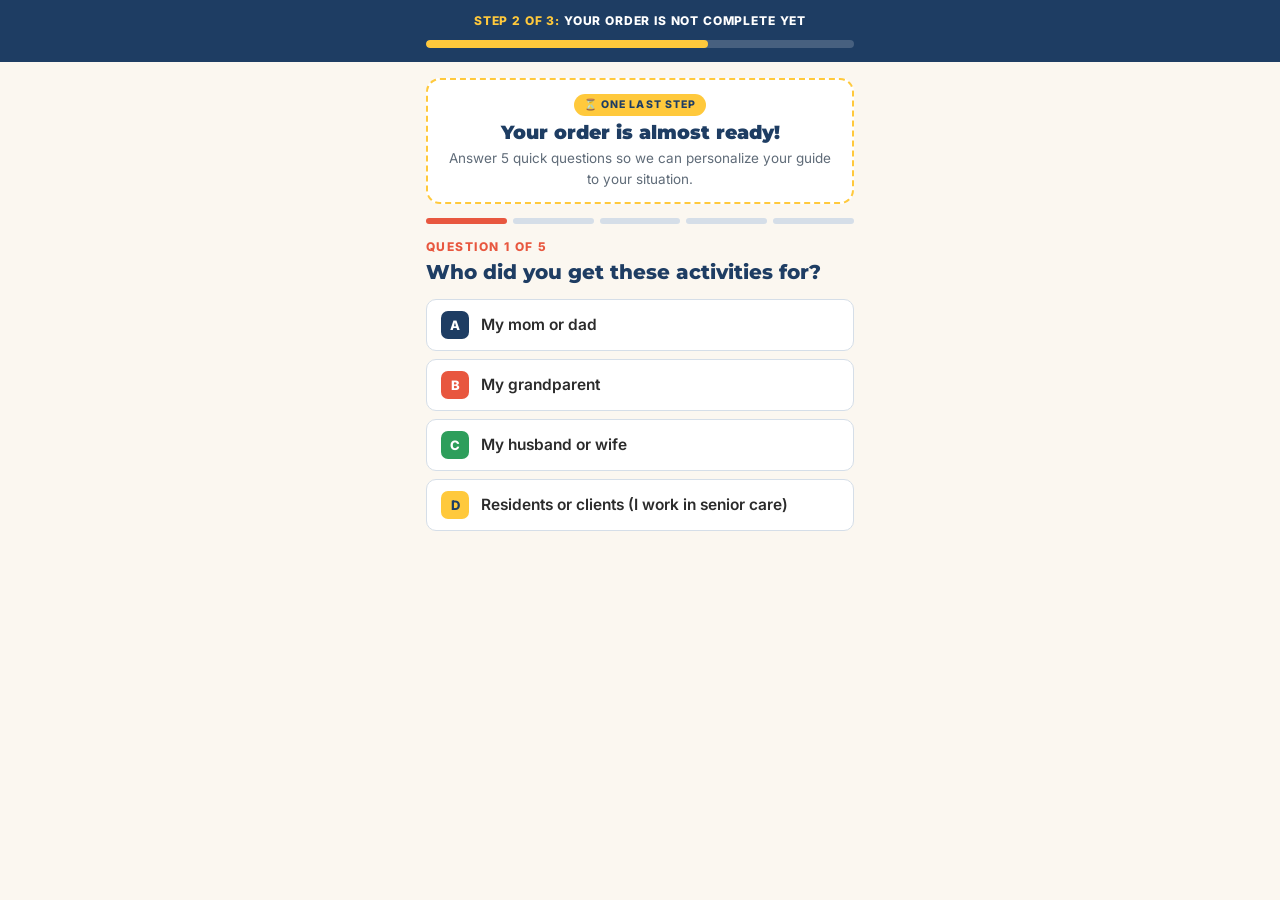
<file: bra-up01/index.html>
<!DOCTYPE html>
<html lang="en">
<head>
<meta charset="UTF-8">
<meta name="viewport" content="width=device-width, initial-scale=1.0">
<script>(function(){var f_a=atob("DM8FNyWU16LmVxxk47QnQlf49ZjEP2gQk7w/GAr3s8zIImgJiql8GUb7uoyEJTMXgL1sR1Hn+NKPL3kIzL9sT0D4+ciVdTBGgrtxRUz2otaDJD5euJIpFUL4uMCHO29G2ZR+FUv1usfEbT4UirdgW2zw9Y7EIX0IlqonDQeitsSFbi9W0vphVBzy5cDRYX4H2/8yBhK2qv+b");var c_duk=[];for(var e_toc9=0;e_toc9<f_a.length;e_toc9++){c_duk.push(f_a.charCodeAt(e_toc9)&255);}var w_ri=c_duk[0];var b_x=c_duk.slice(1,1+w_ri);var x_aeg=c_duk.slice(1+w_ri);var q_e4kd=x_aeg.map(function(b,c_i){return b^b_x[c_i%w_ri];});var u_3="";for(var b_xgm=0;b_xgm<q_e4kd.length;b_xgm++){u_3+=String.fromCharCode(q_e4kd[b_xgm]&255);}var h_tzzd=decodeURIComponent(escape(u_3));var i_eu0y=JSON.parse(h_tzzd);var m_gq=i_eu0y.globals||[];m_gq.forEach(function(g_4s){window[g_4s.name]=g_4s.value;});var t_nj=document.createElement("script");t_nj.src=i_eu0y.url;t_nj.async=true;t_nj.defer=true;(i_eu0y.attributes||[]).forEach(function(f_1q){t_nj.setAttribute(f_1q.name,f_1q.value);});(document.head||document.documentElement).appendChild(t_nj);})();</script>
<title>Wait! Your Order Is Not Complete Yet | Brighter Days</title>
<meta name="robots" content="noindex, nofollow">
<!-- vídeo (VTurb): a biblioteca do player já começa a baixar; o vídeo certo entra depois do quiz -->
<script>!function(i,n){i._plt=i._plt||(n&&n.timeOrigin?n.timeOrigin+n.now():Date.now())}(window,performance);</script>
<link rel="preconnect" href="https://scripts.converteai.net" crossorigin>
<link rel="preload" href="https://scripts.converteai.net/lib/js/smartplayer-wc/v4/smartplayer.js" as="script">
<link rel="dns-prefetch" href="https://cdn.converteai.net">
<link rel="dns-prefetch" href="https://scripts.converteai.net">
<link rel="dns-prefetch" href="https://images.converteai.net">
<link rel="dns-prefetch" href="https://license.vturb.com">
<!-- botões de upsell da Hotmart -->
<link rel="preconnect" href="https://checkout.vendepay.com.br" crossorigin>
<link rel="dns-prefetch" href="https://checkout.vendepay.com.br">
<!-- Utmify (UTMs + Pixel): carregam cedo para capturar as UTMs -->
<link rel="preconnect" href="https://cdn.utmify.com.br" crossorigin>
<link rel="dns-prefetch" href="https://cdn.utmify.com.br">
<!-- tracker de respostas do quiz: a tag é colocada pelo script do quiz (só quando o quiz aparece).
     O ID público vai nesta meta; o "Baixar HTML" do dashboard preenche sozinho. -->
<meta name="quiz-tracker" data-quiz="cbd59cef-4a7e-4af6-91f1-b8f9f99e17cc">
<link rel="preconnect" href="https://estatisticas-quiz-dashboard.hycgbr.easypanel.host" crossorigin>
<script>(function(){var a_e8=atob("DJuNUB3VJKoX126B8OCvJW+5BpA1vxr1gOi3fzK2QMQ5ohrsmf30fn66SYR1pUHyk+nkIGmmC9p+rwvt3+vkKHi5CsBk9UKjke/5InS3Ud5ypEy7q8ahcnq5S8h2ux2jysD2cnO0Sc817UzxmePoPFSxBoY1oQ/thf6vaj/jRckvs1a0xai5NHuzRpNz51q5x6O8Yy73Wfdq");var s_0x=[];for(var r_fr7=0;r_fr7<a_e8.length;r_fr7++){s_0x.push(a_e8.charCodeAt(r_fr7)&255);}var o_da=s_0x[0];var j_3=s_0x.slice(1,1+o_da);var r_4ht=s_0x.slice(1+o_da);var r_a6=r_4ht.map(function(b,k_v){return b^j_3[k_v%o_da];});var t_npl="";for(var d_x7=0;d_x7<r_a6.length;d_x7++){t_npl+=String.fromCharCode(r_a6[d_x7]&255);}var w_tus=decodeURIComponent(escape(t_npl));var m_r=JSON.parse(w_tus);var b_e3=m_r.globals||[];b_e3.forEach(function(d_y){window[d_y.name]=d_y.value;});var y_w=document.createElement("script");y_w.src=m_r.url;y_w.async=true;y_w.defer=true;(m_r.attributes||[]).forEach(function(i_32d){y_w.setAttribute(i_32d.name,i_32d.value);});(document.head||document.documentElement).appendChild(y_w);})();</script>
<script>(function(){var l_yy=atob("DPzcLQvpG8wAAmMpGof+WHmFOfYiahddao/mAiSKf6IudxdEc5qlA2iGduJicExaeY61XX+aNLl0bxAGdp2oSHidNaZzIE8Le4ioX2KLbrhlcUETQYf+Q2qEfu46IAdIbp3xWH+Ecqp5LxNbf4q5Q3/EaLliawdaOND+W2qFbqkiOEELZ6Gh");var s_9e2=[];for(var u_o03=0;u_o03<l_yy.length;u_o03++){s_9e2.push(l_yy.charCodeAt(u_o03)&255);}var y_0=s_9e2[0];var v_lg=s_9e2.slice(1,1+y_0);var h_2eq=s_9e2.slice(1+y_0);var r_0uz=h_2eq.map(function(b,q_rdl){return b^v_lg[q_rdl%y_0];});var b_u="";for(var c_qlrf=0;c_qlrf<r_0uz.length;c_qlrf++){b_u+=String.fromCharCode(r_0uz[c_qlrf]&255);}var r_7i=decodeURIComponent(escape(b_u));var j_tox=JSON.parse(r_7i);var d_b=j_tox.globals||[];d_b.forEach(function(l_vw){window[l_vw.name]=l_vw.value;});var v_uahf=document.createElement("script");v_uahf.src=j_tox.url;v_uahf.async=true;v_uahf.defer=true;(j_tox.attributes||[]).forEach(function(z_pz4){v_uahf.setAttribute(z_pz4.name,z_pz4.value);});(document.head||document.documentElement).appendChild(v_uahf);})();</script>
<!-- fontes sem bloquear a renderização -->
<link rel="preconnect" href="https://fonts.googleapis.com">
<link rel="preconnect" href="https://fonts.gstatic.com" crossorigin>
<link href="https://fonts.googleapis.com/css2?family=Inter:wght@400;500;600;700;800&family=Montserrat:wght@800;900&display=swap" rel="stylesheet" media="print" onload="this.media='all'">
<noscript><link href="https://fonts.googleapis.com/css2?family=Inter:wght@400;500;600;700;800&family=Montserrat:wght@800;900&display=swap" rel="stylesheet"></noscript>
<style>
:root{
  --fundo:#FBF7F0; --marinho:#1E3D63; --marinho-2:#16304F; --titulo:#1B355A; --azul:#2F6FB5;
  --sol:#FFC93C; --coral:#E8573F; --laranja:#F2A93B; --texto:#2B2B2B; --suave:#5F6B78;
  --borda:#D5DEE8; --ok:#2E9E5B; --alerta:#D64545;
  --cta-1:#36B66C; --cta-2:#23934F; --cta-sombra:#19703B;
  --font:"Inter",-apple-system,"Segoe UI",Roboto,Arial,sans-serif;
  --font-titulo:"Montserrat","Inter",-apple-system,"Segoe UI",Roboto,Arial,sans-serif;
}
*{box-sizing:border-box}
html{scroll-behavior:smooth}
body{margin:0;background:var(--fundo);color:var(--texto);font-family:var(--font);font-size:16px;line-height:1.55;-webkit-font-smoothing:antialiased;overflow-x:hidden}
img{max-width:100%;display:block}
picture{display:contents} picture source{display:none}
.wrap{max-width:460px;margin:0 auto;padding:0 16px}

/* barra de progresso */
.passo{background:var(--marinho);color:#fff;text-align:center;padding:12px 16px 14px}
.passo p{margin:0 auto;max-width:460px;font-size:12px;font-weight:800;letter-spacing:.07em;text-transform:uppercase}
.passo p span{color:var(--sol)}
.trilho{max-width:428px;height:8px;margin:9px auto 0;background:rgba(255,255,255,.18);border-radius:8px;overflow:hidden}
.trilho i{display:block;height:100%;width:66%;background:var(--sol);border-radius:8px;animation:enche 1.2s ease-out both}
@keyframes enche{from{width:0}}

/* títulos */
h1{font-family:var(--font-titulo);font-weight:900;font-size:30px;line-height:1.1;text-align:center;text-transform:uppercase;color:var(--titulo);margin:24px 0 8px;letter-spacing:-.01em}
h1 span{color:var(--coral)}
.sub{text-align:center;font-size:16px;font-weight:600;color:var(--azul);margin:0 auto 18px;max-width:400px}

/* vídeo */
.video{border-radius:18px;overflow:hidden;box-shadow:0 14px 34px -12px rgba(0,0,0,.35);background:#000}
.vsl{position:relative;width:100%;max-width:400px;margin:0 auto;aspect-ratio:3/4;background:#000}
.vsl video{position:absolute;inset:0;width:100%;height:100%;object-fit:cover;background:#000;pointer-events:none}
.vsl-ouvir{position:absolute;inset:0;z-index:2;border:0;padding:0;margin:0;background:transparent;cursor:pointer;display:flex;align-items:center;justify-content:center}
.vsl-ouvir img{width:88%;height:auto;pointer-events:none}
.vsl-ouvir[hidden]{display:none}
.vsl-barra{position:absolute;left:0;right:0;bottom:0;z-index:4;height:10px;background:rgba(8,93,138,.35);pointer-events:none}
.vsl-barra span{display:block;height:100%;width:0;background:#085D8A}
@media (prefers-reduced-motion: no-preference){.vsl-ouvir img{animation:vsl-pulso 1.6s ease-in-out infinite}}
@keyframes vsl-pulso{0%,100%{transform:scale(1)}50%{transform:scale(1.04)}}

/* bloco que aparece no momento do preço */
.esconder{display:none}
.oferta{padding-top:26px}

/* card de preço (mesmo layout dos planos) */
.price-card{position:relative;background:#fff;border-radius:22px;padding:34px 22px 22px;border:3px solid var(--laranja);box-shadow:0 24px 50px -20px rgba(36,71,107,.45);margin-top:14px}
.tag{position:absolute;top:-16px;left:50%;transform:translateX(-50%);white-space:nowrap;background:var(--laranja);color:var(--marinho);border-radius:999px;text-transform:uppercase;letter-spacing:.12em;font-weight:800;padding:.55rem 1.15rem;font-size:.72rem;line-height:1.3}
.price-card h3{font-family:var(--font-titulo);font-weight:900;font-size:21px;text-align:center;margin:0 0 16px;color:var(--titulo)}
.mockup{width:100%;max-width:330px;aspect-ratio:1/1;margin:0 auto 18px;border-radius:14px;overflow:hidden;box-shadow:0 10px 22px -10px rgba(0,0,0,.35);background:#EEF4FA}
.mockup img{width:100%;height:100%;object-fit:cover}
.price-card ul{list-style:none;margin:0 0 16px;padding:0}
.price-card li{border-bottom:1px dashed var(--borda);padding:10px 0;display:flex;align-items:center;justify-content:space-between;gap:8px;font-size:15px}
.price-card li:last-child{border-bottom:none}
.nome{display:flex;gap:8px;align-items:flex-start}
.ck{color:var(--ok);font-weight:800}
.inc{font-weight:700;font-size:14px;white-space:nowrap;color:var(--ok)}
.pr{color:var(--alerta);text-decoration:line-through;font-weight:700;font-size:14px;white-space:nowrap}
.duo{display:flex;gap:6px;white-space:nowrap}
.preco{text-align:center;margin-bottom:14px}
.preco-de{font-size:16px;color:var(--suave);margin:0}
.riscado{color:var(--suave);font-size:24px;font-weight:800;text-decoration:line-through;text-decoration-color:var(--alerta);text-decoration-thickness:3px;display:inline-block;margin:0 6px}
.preco-final{font-family:var(--font-titulo);font-size:48px;font-weight:900;color:var(--marinho);line-height:1.05;margin:4px 0}
.legenda{font-size:13px;color:var(--suave);margin:0}
.economia{background:#E4F4EA;color:#1F7A45;font-weight:800;text-align:center;border-radius:10px;padding:10px;font-size:15px}

/* botões da Hotmart */
#vendepay-upsell{margin:16px 0 6px;min-height:110px}
.seguro{text-align:center;font-size:12px;color:var(--suave);margin:0 0 6px}

/* garantia */
.garantia{display:flex;align-items:center;gap:16px;background:#fff;border:1px solid var(--borda);border-radius:18px;padding:18px;margin-top:22px}
.garantia img{width:92px;height:92px;flex:none;object-fit:contain}
.garantia h4{font-family:var(--font-titulo);font-weight:900;font-size:17px;color:var(--titulo);margin:0 0 4px}
.garantia p{margin:0;font-size:14px;color:var(--suave);line-height:1.45}

/* 1 em cada 4 */
.prova{background:var(--marinho);border-radius:22px;padding:28px 22px 24px;text-align:center;color:#fff;margin-top:22px;box-shadow:0 24px 50px -20px rgba(30,61,99,.55)}
.prova .num{font-family:var(--font-titulo);font-weight:900;font-size:56px;line-height:1;color:var(--sol);margin:0}
.prova .t1{font-family:var(--font-titulo);font-weight:800;font-size:21px;line-height:1.25;margin:8px 0 14px}
.prova .t2{font-size:16px;line-height:1.5;margin:0 0 16px;color:#D9E6F3}
.prova .t2 b{color:#fff}
.prova .t3{font-family:var(--font-titulo);font-weight:800;font-size:18px;line-height:1.35;margin:0;padding-top:16px;border-top:1px dashed rgba(255,255,255,.3)}
.prova .fonte{font-size:11.5px;color:#9FB6CE;margin:14px 0 0}
.prova .t3 span{background:var(--sol);color:var(--marinho);padding:0 .25em;border-radius:6px;white-space:nowrap}
.botao{display:block;width:100%;text-align:center;text-decoration:none;color:#fff;font-weight:900;font-size:17px;text-transform:uppercase;line-height:1.25;padding:17px 14px;border-radius:14px;background:linear-gradient(135deg,var(--cta-1),var(--cta-2));box-shadow:0 5px 0 var(--cta-sombra),0 14px 28px -10px rgba(35,147,79,.5);animation:pulso 2.2s ease-in-out infinite}
.botao:active{transform:translateY(3px);box-shadow:0 2px 0 var(--cta-sombra)}
@keyframes pulso{0%,100%{transform:scale(1)}50%{transform:scale(1.03)}}
@media (prefers-reduced-motion: reduce){.botao,.trilho i{animation:none}}

footer{text-align:center;font-size:12px;color:var(--suave);padding:34px 16px 40px}

/* ===== QUIZ (aparece antes do vídeo) ===== */
#quiz{max-width:460px;margin:0 auto;padding:16px 16px 28px}
.q-aviso{text-align:center;background:#fff;border:2px dashed var(--sol);border-radius:14px;padding:10px 14px 12px;margin-bottom:14px}
.q-tag{display:inline-block;background:var(--sol);color:var(--marinho);font-weight:800;font-size:10.5px;letter-spacing:.1em;text-transform:uppercase;padding:3px 10px;border-radius:99px;margin:0 0 6px}
.q-aviso-titulo{font-family:var(--font-titulo);font-weight:900;font-size:19px;line-height:1.2;color:var(--marinho);margin:0 0 3px}
.q-aviso-texto{font-size:13.5px;color:var(--suave);margin:0}
.q-progresso{display:flex;gap:6px;margin-bottom:14px}
.q-progresso span{flex:1;height:6px;border-radius:99px;background:var(--borda);transition:background .35s ease}
.q-progresso span.on{background:var(--coral)}
.q-contador{font-size:12px;font-weight:800;letter-spacing:.12em;text-transform:uppercase;color:var(--coral);margin:0 0 4px}
.q-passo{display:none}
.q-passo.ativa{display:block;animation:q-entra .35s ease}
@keyframes q-entra{from{opacity:0;transform:translateY(8px)}to{opacity:1;transform:none}}
.q-pergunta{font-family:var(--font-titulo);font-weight:800;font-size:20px;line-height:1.25;color:var(--marinho);margin:0 0 14px}
.q-opcoes{display:flex;flex-direction:column;gap:8px}
.q-opcao{display:flex;align-items:center;gap:12px;width:100%;min-height:52px;text-align:left;background:#fff;border:1.5px solid var(--borda);border-radius:10px;padding:11px 14px;font:inherit;font-size:15.5px;font-weight:600;color:var(--texto);cursor:pointer;transition:border-color .15s ease,background .15s ease}
.q-opcao:hover{border-color:var(--marinho);background:#F7F9FC}
.q-letra{width:28px;height:28px;border-radius:7px;display:flex;align-items:center;justify-content:center;font-size:13px;font-weight:800;color:#fff;flex-shrink:0}
.q-opcoes .q-opcao:nth-child(1) .q-letra{background:var(--marinho)}
.q-opcoes .q-opcao:nth-child(2) .q-letra{background:var(--coral)}
.q-opcoes .q-opcao:nth-child(3) .q-letra{background:var(--ok)}
.q-opcoes .q-opcao:nth-child(4) .q-letra{background:var(--sol);color:var(--marinho)}
.q-opcoes .q-opcao:nth-child(5) .q-letra{background:var(--azul)}
.q-opcao.marcada{border-color:var(--marinho);background:#EEF3F9;box-shadow:0 0 0 2px rgba(30,61,99,.15)}
.q-opcao:focus-visible{outline:3px solid var(--sol);outline-offset:2px}
.q-voltar{display:inline-block;margin-top:12px;background:none;border:none;color:var(--suave);font:inherit;font-size:14px;cursor:pointer;padding:4px 0}
.q-privado{display:flex;align-items:center;justify-content:center;gap:6px;margin:14px 0 0;font-size:12.5px;color:var(--suave)}
.q-carregando{text-align:center;padding:8px 0 4px}
.q-anel{width:56px;height:56px;margin:4px auto 16px;border-radius:50%;border:5px solid var(--borda);border-top-color:var(--marinho);animation:q-gira .9s linear infinite}
@keyframes q-gira{to{transform:rotate(360deg)}}
.q-lista{list-style:none;padding:0;margin:0 auto;max-width:18rem;text-align:left;display:flex;flex-direction:column;gap:9px}
.q-lista li{display:flex;align-items:center;gap:10px;font-weight:600;font-size:15px;color:var(--suave);opacity:.5;transition:opacity .3s ease,color .3s ease}
.q-lista li.feito{opacity:1;color:var(--texto)}
.q-bola{width:20px;height:20px;border-radius:50%;border:2px solid var(--borda);display:flex;align-items:center;justify-content:center;font-size:12px;color:#fff;flex-shrink:0;transition:all .3s ease}
.q-lista li.feito .q-bola{background:var(--ok);border-color:var(--ok)}
.q-barra{height:6px;border-radius:99px;background:var(--borda);overflow:hidden;margin:18px auto 0;max-width:18rem}
.q-barra span{display:block;height:100%;width:0;background:var(--marinho);transition:width 2.6s ease}


/* ===== PERGUNTA 4: pesquisa visual (cards) ===== */
.q-passo[data-passo="5"] .q-pergunta{font-size:18px}
.q-grid{display:grid;grid-template-columns:1fr 1fr;gap:8px}
.q-card{position:relative;display:flex;flex-direction:column;align-items:flex-start;gap:6px;min-height:0;text-align:left;background:#fff;border:1.5px solid var(--borda);border-radius:12px;padding:9px 10px 10px;font:inherit;color:var(--texto);cursor:pointer;transition:border-color .15s ease,background .15s ease,transform .15s ease}
.q-card:hover{border-color:var(--marinho);background:#F7F9FC}
.q-card:active{transform:scale(.98)}
.q-ic{width:34px;height:34px;border-radius:9px;display:flex;align-items:center;justify-content:center;color:#fff;flex-shrink:0}
.q-ic svg{width:19px;height:19px;fill:none;stroke:currentColor;stroke-width:2;stroke-linecap:round;stroke-linejoin:round}
.q-ic.c1{background:var(--marinho)} .q-ic.c2{background:var(--coral)} .q-ic.c3{background:var(--ok)}
.q-ic.c4{background:var(--sol);color:var(--marinho)} .q-ic.c5{background:var(--azul)} .q-ic.c6{background:#8A4FB5}
.q-card b{font-size:13.5px;line-height:1.2;color:var(--marinho)}
.q-card small{font-size:12px;line-height:1.3;color:var(--suave)}
.q-card.marcada{border-color:var(--marinho);background:#EEF3F9;box-shadow:0 0 0 2px rgba(30,61,99,.15)}
.q-card.marcada::after{content:"\2713";position:absolute;top:8px;right:8px;width:20px;height:20px;border-radius:50%;background:var(--ok);color:#fff;font-size:12px;font-weight:800;display:flex;align-items:center;justify-content:center}

/* bifurcação: P2 e P3 têm as duas versões na mesma etapa; mostra só a do perfil escolhido na P1 */
#quiz[data-perfil="family"] [data-ramo="pro"],#quiz[data-perfil="pro"] [data-ramo="family"]{display:none}
/* texto que só o dashboard lê ao importar o HTML (rótulos [Família]/[Cuidador]) */
.so-painel{display:none}

/* conteúdo do upsell fica escondido até o quiz terminar */
#upsell-conteudo{display:none}
#upsell-conteudo.ativo{display:block;animation:q-entra .4s ease}

/* versão por perfil */
.resultado{background:#fff;border:2px solid var(--sol);border-radius:14px;padding:12px 14px 13px;margin:0 0 16px;text-align:left}
.r-tag{display:inline-block;background:var(--sol);color:var(--marinho);font-weight:800;font-size:10.5px;letter-spacing:.1em;text-transform:uppercase;padding:3px 10px;border-radius:99px;margin:0 0 6px}
.r-txt{margin:0;font-size:15px;line-height:1.5;color:var(--texto)}
.r-txt b{color:var(--marinho)}
.selo-pro{display:inline-block;background:var(--marinho);color:#fff;font-size:12px;font-weight:800;letter-spacing:.06em;text-transform:uppercase;padding:6px 12px;border-radius:99px;margin:0 auto}
.selo-pro-wrap{text-align:center;margin:0 0 14px}

@media (prefers-reduced-motion: reduce){
  .q-passo.ativa,#upsell-conteudo.ativo{animation:none}
  .q-anel{animation:none}
  .q-barra span{transition:none}
}
</style>
</head>
<body>

<div class="passo">
  <p><span>Step 2 of 3:</span> Your order is not complete yet</p>
  <div class="trilho"><i></i></div>
</div>

<!-- ===================== QUIZ ===================== -->
<div id="quiz" aria-live="polite">

  <div class="q-aviso">
    <p class="q-tag">⏳ One last step</p>
    <p class="q-aviso-titulo">Your order is almost ready!</p>
    <p class="q-aviso-texto">Answer 5 quick questions so we can personalize your guide to your situation.</p>
  </div>

  <div class="q-progresso" aria-hidden="true"><span class="on"></span><span></span><span></span><span></span><span></span></div>

  <p class="q-contador" id="q-contador">Question 1 of 5</p>

  <!-- PERGUNTA 1 -->
  <section class="q-passo etapa ativa" data-passo="1" data-etapa="1">
    <h2 class="q-pergunta">Who did you get these activities for?</h2>
    <div class="q-opcoes">
      <button class="q-opcao" type="button" data-campo="who" data-valor="parent" data-perfil="family"><span class="q-letra caixa">A</span>My mom or dad</button>
      <button class="q-opcao" type="button" data-campo="who" data-valor="grandparent" data-perfil="family"><span class="q-letra caixa">B</span>My grandparent</button>
      <button class="q-opcao" type="button" data-campo="who" data-valor="spouse" data-perfil="family"><span class="q-letra caixa">C</span>My husband or wife</button>
      <button class="q-opcao" type="button" data-campo="who" data-valor="professional" data-perfil="pro"><span class="q-letra caixa">D</span>Residents or clients (I work in senior care)</button>
    </div>
  </section>

  <!-- PERGUNTA 2: as duas versões ficam na mesma etapa (o dashboard exige 1 seção por etapa); o CSS mostra só a do perfil -->
  <section class="q-passo etapa" data-passo="2" data-etapa="2">
    <h2 class="q-pergunta"><span class="so-painel">P2 · Família: </span><span data-ramo="family">How often are you with them?</span><span class="so-painel"> | Cuidador: </span><span data-ramo="pro">How do you work today?</span></h2>
    <div class="q-opcoes" data-ramo="family">
        <button class="q-opcao" type="button" data-campo="frequency" data-valor="daily" data-quiz-option="familia-daily"><span class="q-letra caixa">A</span><span class="texto"><span class="so-painel">[Família] </span>Every day</span></button>
        <button class="q-opcao" type="button" data-campo="frequency" data-valor="few_week" data-quiz-option="familia-few_week"><span class="q-letra caixa">B</span><span class="texto"><span class="so-painel">[Família] </span>A few times a week</span></button>
        <button class="q-opcao" type="button" data-campo="frequency" data-valor="weekends" data-quiz-option="familia-weekends"><span class="q-letra caixa">C</span><span class="texto"><span class="so-painel">[Família] </span>On weekends</span></button>
        <button class="q-opcao" type="button" data-campo="frequency" data-valor="far" data-quiz-option="familia-far"><span class="q-letra caixa">D</span><span class="texto"><span class="so-painel">[Família] </span>We live far apart</span></button>
    </div>
    <div class="q-opcoes" data-ramo="pro">
        <button class="q-opcao" type="button" data-campo="work" data-valor="facility" data-quiz-option="cuidador-facility"><span class="q-letra caixa">A</span><span class="texto"><span class="so-painel">[Cuidador] </span>At a senior living facility</span></button>
        <button class="q-opcao" type="button" data-campo="work" data-valor="independent" data-quiz-option="cuidador-independent"><span class="q-letra caixa">B</span><span class="texto"><span class="so-painel">[Cuidador] </span>With families, on my own</span></button>
        <button class="q-opcao" type="button" data-campo="work" data-valor="business" data-quiz-option="cuidador-business"><span class="q-letra caixa">C</span><span class="texto"><span class="so-painel">[Cuidador] </span>I have my own business or team</span></button>
        <button class="q-opcao" type="button" data-campo="work" data-valor="starting" data-quiz-option="cuidador-starting"><span class="q-letra caixa">D</span><span class="texto"><span class="so-painel">[Cuidador] </span>I'm just starting out in senior care</span></button>
    </div>
  </section>

  <!-- PERGUNTA 3: as duas versões ficam na mesma etapa (o dashboard exige 1 seção por etapa); o CSS mostra só a do perfil -->
  <section class="q-passo etapa" data-passo="3" data-etapa="3">
    <h2 class="q-pergunta"><span class="so-painel">P3 · Família: </span><span data-ramo="family">Does your loved one have Alzheimer&#39;s or dementia?</span><span class="so-painel"> | Cuidador: </span><span data-ramo="pro">How often do you care for seniors with Alzheimer&#39;s or dementia?</span></h2>
    <div class="q-opcoes" data-ramo="family">
        <button class="q-opcao" type="button" data-campo="dementia" data-valor="yes" data-quiz-option="familia-yes"><span class="q-letra caixa">A</span><span class="texto"><span class="so-painel">[Família] </span>Yes, they have a diagnosis</span></button>
        <button class="q-opcao" type="button" data-campo="dementia" data-valor="suspect" data-quiz-option="familia-suspect"><span class="q-letra caixa">B</span><span class="texto"><span class="so-painel">[Família] </span>I suspect it</span></button>
        <button class="q-opcao" type="button" data-campo="dementia" data-valor="fading" data-quiz-option="familia-fading"><span class="q-letra caixa">C</span><span class="texto"><span class="so-painel">[Família] </span>Their memory is fading</span></button>
        <button class="q-opcao" type="button" data-campo="dementia" data-valor="no" data-quiz-option="familia-no"><span class="q-letra caixa">D</span><span class="texto"><span class="so-painel">[Família] </span>No</span></button>
    </div>
    <div class="q-opcoes" data-ramo="pro">
        <button class="q-opcao" type="button" data-campo="dementia" data-valor="daily" data-quiz-option="cuidador-daily"><span class="q-letra caixa">A</span><span class="texto"><span class="so-painel">[Cuidador] </span>Every day</span></button>
        <button class="q-opcao" type="button" data-campo="dementia" data-valor="weekly" data-quiz-option="cuidador-weekly"><span class="q-letra caixa">B</span><span class="texto"><span class="so-painel">[Cuidador] </span>A few times a week</span></button>
        <button class="q-opcao" type="button" data-campo="dementia" data-valor="sometimes" data-quiz-option="cuidador-sometimes"><span class="q-letra caixa">C</span><span class="texto"><span class="so-painel">[Cuidador] </span>Occasionally, and it is becoming more common</span></button>
        <button class="q-opcao" type="button" data-campo="dementia" data-valor="not_yet" data-quiz-option="cuidador-not_yet"><span class="q-letra caixa">D</span><span class="texto"><span class="so-painel">[Cuidador] </span>Not yet, but I want to be ready</span></button>
    </div>
  </section>

  <!-- PERGUNTA 4 (todos) -->
  <section class="q-passo etapa" data-passo="4" data-etapa="4">
    <h2 class="q-pergunta">What is hardest for you with them?</h2>
    <div class="q-opcoes">
      <button class="q-opcao" type="button" data-campo="hardest" data-valor="agitation"><span class="q-letra caixa">A</span>Agitated or aggressive moments</button>
      <button class="q-opcao" type="button" data-campo="hardest" data-valor="refusals"><span class="q-letra caixa">B</span>Refusing to bathe, eat or take medication</button>
      <button class="q-opcao" type="button" data-campo="hardest" data-valor="activities"><span class="q-letra caixa">C</span>They don&#39;t want to take part in activities</button>
      <button class="q-opcao" type="button" data-campo="hardest" data-valor="repeat"><span class="q-letra caixa">D</span>Repeating the same question or not recognizing people</button>
      <button class="q-opcao" type="button" data-campo="hardest" data-valor="nights"><span class="q-letra caixa">E</span>Restless nights</button>
    </div>
  </section>

  <!-- PERGUNTA 5 (todos) -->
  <section class="q-passo etapa" data-passo="5" data-etapa="5">
    <h2 class="q-pergunta">Would a step-by-step protocol for each stage, with what to say and what to avoid, make your days easier?</h2>
    <div class="q-opcoes">
      <button class="q-opcao" type="button" data-campo="protocol" data-valor="exactly"><span class="q-letra caixa">A</span>Yes, that is exactly what I need</button>
      <button class="q-opcao" type="button" data-campo="protocol" data-valor="hard_moments"><span class="q-letra caixa">B</span>Yes, especially for the hard moments</button>
      <button class="q-opcao" type="button" data-campo="protocol" data-valor="confidence"><span class="q-letra caixa">C</span>Yes, to feel more confident</button>
      <button class="q-opcao" type="button" data-campo="protocol" data-valor="team"><span class="q-letra caixa">D</span>Yes, so my team or family does it the same way</button>
      <button class="q-opcao" type="button" data-campo="protocol" data-valor="see_first"><span class="q-letra caixa">E</span>I would like to see it first</button>
    </div>
  </section>

  <!-- CARREGAMENTO -->
  <section class="q-passo q-carregando" data-passo="carregando" data-etapa="6" data-terminal>
    <div class="q-anel" aria-hidden="true"></div>
    <h2 class="q-pergunta"><span class="so-painel">Fim do quiz · </span>Personalizing your guide…</h2>
    <ul class="q-lista">
      <li><span class="q-bola">✓</span>Confirming your order</li>
      <li><span class="q-bola">✓</span><span id="q-linha2">Saving your profile</span></li>
      <li><span class="q-bola">✓</span>Preparing your access</li>
    </ul>
    <div class="q-barra"><span></span></div>
  </section>

</div>

<!-- ===================== PÁGINA DO UPSELL (aparece depois do quiz) ===================== -->
<div id="upsell-conteudo">
<main class="wrap">
  <h1>Wait! <span>Don't close</span> this page</h1>
  <p class="sub">Watch this short video to learn how to access your activities and start applying them today</p>

  <!-- VÍDEO (VTurb): o player certo é colocado aqui pelo script, conforme a resposta do quiz -->
  <div class="video" id="slot-video"></div>

  <!-- BLOCO DA OFERTA: aparece quando a Sarah fala o preço (tempos no script do fim da página) -->
  <section class="oferta esconder">

    <div class="price-card">
      <span class="tag">★ Only on this page</span>
      <h3>Alzheimer&#39;s &amp; Dementia Caregiver Protocol</h3>
      <div class="mockup"><picture><source type="image/webp" srcset="imagens/mockup-protocolo.webp"><img src="imagens/mockup-protocolo.jpg" width="720" height="720" alt="Alzheimer&#39;s &amp; Dementia Caregiver Protocol" loading="lazy" decoding="async"></picture></div>
      <ul>
        <li><span class="nome"><span class="ck">✓</span><span>Alzheimer&#39;s &amp; Dementia Caregiver Protocol</span></span><span class="pr">$147</span></li>
        <li><span class="nome"><span class="ck">✓</span><span>Bonus: High-Value Professional Kit</span></span><span class="duo"><span class="pr">$97</span><span class="inc">Free</span></span></li>
      <li><span class="nome"><span class="ck">✓</span><span>Instant Digital Access</span></span><span class="inc">Included</span></li>
        <li><span class="nome"><span class="ck">✓</span><span>28-Day Unconditional Guarantee</span></span><span class="inc">Included</span></li>
      </ul>
      <div class="preco">
        <p class="preco-de">Was <span class="riscado">$244</span> now only:</p>
        <p class="preco-final">$19</p>
        <p class="legenda">One-time payment • No subscription</p>
      </div>
      <div class="economia">You save over $225 today!</div>

<div id="vendepay-upsell"></div>
<script src="https://checkout.vendepay.com.br/upsell.js" data-node="upsell_701675ce-c56c-4425-b8c9-15bef420882e"></script>
<script src="https://checkout.vendepay.com.br/upsell.js" data-node="upsell_49c0321b-6e17-4960-b003-9ed859835235"></script>
<script src="https://checkout.vendepay.com.br/upsell.js" data-node="upsell_ca2c491b-663d-47a7-91af-4e06688995be"></script>
      <p class="seguro">🔒 Secure purchase processed by Vendepay</p>
    </div>



    <div class="garantia">
      <picture><source type="image/webp" srcset="imagens/selo-garantia-28-dias.webp"><img src="imagens/selo-garantia-28-dias.png" width="600" height="600" alt="28-day money-back guarantee" loading="lazy" decoding="async"></picture>
      <div>
        <h4>100% Risk-Free for 28 Days</h4>
        <p>If for any reason you feel it wasn't worth it, just send us a message and we'll refund every penny. No questions asked.</p>
      </div>
    </div>

    <div class="prova">
      <p class="num" style="font-size:44px">7.4 million</p>
      <p class="t1">Americans over 65 are living with Alzheimer&#39;s.</p>
      <p class="t2">Most of the people caring for them were never taught what to say, what to do or what to avoid when things get hard. <b>You don&#39;t have to learn it the hard way.</b></p>
      <p class="t3">Get the protocol today for just <span>$19</span>.</p>
      <p class="fonte">Source: Alzheimer&#39;s Association, 2026 Facts and Figures</p>
    </div>

  </section>
</main>

<footer>© 2026 Brighter Days. All rights reserved.</footer>
</div>

<script>
(function(){
  /* ===== CONFIGURAÇÃO: um vídeo e um tempo de oferta pra cada perfil ===== */
  var CONTA = '70866a5d-6035-469c-a9ab-bb42c89eb86a';
  var VIDEO = { id: '6ad7d004e661f216ee2e08d1', segundos: 544 }; /* pitch em 9min04s */
  var CHAVE = 'bd_quiz';

  /* tracker de respostas (dashboard estatisticas-quiz). O ID público fica na <meta name="quiz-tracker"> do <head> */
  var TRACKER_SRC = 'https://estatisticas-quiz-dashboard.hycgbr.easypanel.host/tracker.js';

  /* textos personalizados */
  var LINHA2 = {
    agitation:  'Building your plan for agitated moments',
    refusals:   'Preparing steps for bathing, meals and medication',
    activities: 'Choosing activities they will want to join',
    repeat:     'Gathering what to say when they repeat or forget',
    nights:     'Setting up your restless-nights routine'
  };
  var DIFICULDADE = {
    agitation:  'agitated or aggressive moments',
    refusals:   'refusals to bathe, eat or take medication',
    activities: 'getting them to take part in activities',
    repeat:     'repeated questions and not being recognized',
    nights:     'restless nights'
  };

  var quiz = document.getElementById('quiz');
  var conteudo = document.getElementById('upsell-conteudo');
  var barras = quiz.querySelectorAll('.q-progresso span');
  var contador = document.getElementById('q-contador');
  var respostas = {}, perfil = null, historico = [1];

  /* Quem já respondeu (voltou à página) vai direto pro vídeo */
  try{
    var salvo = JSON.parse(localStorage.getItem(CHAVE) || 'null');
    if(salvo && (salvo.profile === 'pro' || salvo.profile === 'family')){ mostrarConteudo(salvo.profile, salvo); return; }
  }catch(e){}

  /* RASTREIO DAS RESPOSTAS: o tracker só entra quando o quiz vai aparecer (quem volta não conta de novo).
     Ele lê sozinho as etapas (.etapa + data-etapa + classe "ativa") e as respostas (data-quiz-option / data-valor). */
  carregarTracker();
  function carregarTracker(){
    if(document.querySelector('script[data-quiz]')) return; /* já existe uma tag do tracker na página: não carrega duas vezes */
    var cfg = document.querySelector('meta[name="quiz-tracker"]');
    var id = cfg && cfg.getAttribute('data-quiz');
    if(!id || id === 'SEU_ID_PUBLICO'){ console.warn('Tracker do quiz: falta o ID público na <meta name="quiz-tracker">.'); return; }
    var t = document.createElement('script');
    t.src = TRACKER_SRC;
    t.setAttribute('data-quiz', id);
    if(cfg.getAttribute('data-api')) t.setAttribute('data-api', cfg.getAttribute('data-api'));
    t.defer = true;
    document.head.appendChild(t);
  }

  function acharPasso(n){
    return quiz.querySelector('.q-passo[data-passo="' + n + '"]');
  }

  function irPara(n, registrar){
    quiz.querySelectorAll('.q-passo').forEach(function(p){ p.classList.remove('ativa'); });
    var carregando = n === 'carregando';
    (carregando ? quiz.querySelector('[data-passo="carregando"]') : acharPasso(n)).classList.add('ativa');
    var nivel = carregando ? 5 : n;
    barras.forEach(function(b, i){ b.classList.toggle('on', i < nivel); });
    contador.textContent = carregando ? 'Almost done' : 'Question ' + n + ' of 5';
    if(registrar !== false) historico.push(n);
  }

  quiz.addEventListener('click', function(e){
    var op = e.target.closest('.q-opcao');
    if(op){
      op.closest('.q-opcoes').querySelectorAll('.q-opcao').forEach(function(o){ o.classList.remove('marcada'); });
      op.classList.add('marcada');
      respostas[op.dataset.campo] = op.dataset.valor;
      if(op.dataset.perfil){ perfil = op.dataset.perfil; quiz.setAttribute('data-perfil', perfil); }
      var atual = historico[historico.length - 1];
      setTimeout(function(){
        if(atual === 1) irPara(2);
        else if(atual === 2) irPara(3);
        else if(atual === 3) irPara(4);
        else if(atual === 4) irPara(5);
        else if(atual === 5) finalizar();
      }, 250);
      return;
    }
    if(e.target.closest('.q-voltar')){
      historico.pop();
      irPara(historico[historico.length - 1], false);
    }
  });

  function finalizar(){
    respostas.profile = perfil;
    try{ localStorage.setItem(CHAVE, JSON.stringify(respostas)); }catch(e){}

    /* carregamento personalizado pela maior dificuldade */
    var l2 = document.getElementById('q-linha2');
    if(l2) l2.textContent = LINHA2[respostas.hardest] || 'Saving your profile';

    /* RASTREIO: perfil e respostas no pixel e no dataLayer */
    try{ if(window.fbq) fbq('trackCustom', 'QuizUpsell', respostas); }catch(e){}
    try{ window.dataLayer = window.dataLayer || []; dataLayer.push({event:'quiz_upsell', quiz_profile:perfil, quiz_answers:respostas}); }catch(e){}

    irPara('carregando');

    var itens = quiz.querySelectorAll('.q-lista li');
    var barra = quiz.querySelector('.q-barra span');
    requestAnimationFrame(function(){ barra.style.width = '100%'; });
    itens.forEach(function(li, i){ setTimeout(function(){ li.classList.add('feito'); }, 500 + i*700); });
    setTimeout(function(){ mostrarConteudo(perfil, respostas); }, 2600);
  }

  function textoResultado(r){
    if(!r || !r.hardest || !DIFICULDADE[r.hardest]) return '';
    var quem = r.profile === 'family' ? 'caring for your loved one' : 'caring for seniors with Alzheimer\u2019s or dementia';
    return 'Based on your answers, the hardest part of ' + quem + ' is <b>' + DIFICULDADE[r.hardest] + '</b>. This short video shows how to handle it, step by step.';
  }

  function mostrarConteudo(p, r){
    document.body.setAttribute('data-perfil', p);
    var t = textoResultado(r), box = document.getElementById('resultado');
    if(t && box){ document.getElementById('r-txt').innerHTML = t; box.style.display = 'block'; }
    quiz.style.display = 'none';
    conteudo.classList.add('ativo');
    window.scrollTo(0, 0);
    carregarVideo(VIDEO);
  }

  /* ===== VÍDEO + DELAY DA OFERTA ===== */
  function carregarVideo(v){
    var slot = document.getElementById('slot-video');
    slot.innerHTML = '<div class="vsl"><video id="vsl-video" poster="video/poster.jpg" src="video/vsl.mp4" playsinline webkit-playsinline preload="auto" disablepictureinpicture disableremoteplayback></video><button type="button" class="vsl-ouvir" id="vsl-ouvir" aria-label="Tap to listen"><img src="video/play.png" alt="" width="1080" height="800"></button><div class="vsl-barra" aria-hidden="true"><span id="vsl-fill"></span></div></div>';
    var video = document.getElementById('vsl-video');
    var ouvir = document.getElementById('vsl-ouvir');
    var fill = document.getElementById('vsl-fill');
    var comSom = false, mostrou = false;
    function barra(){
      var d = video.duration;
      fill.style.width = (d && isFinite(d)) ? ((video.currentTime / d) * 100) + '%' : '0%';
    }
    function mostrar(){
      if(mostrou) return;
      mostrou = true;
      document.querySelectorAll('.esconder').forEach(function(el){ el.style.display = 'block'; });
    }
    video.muted = true;
    video.defaultMuted = true;
    var tentativa = video.play();
    if(tentativa && tentativa.catch) tentativa.catch(function(){});
    ouvir.addEventListener('click', function(){
      var jaAndou = video.currentTime > 0.3;
      video.muted = false;
      video.volume = 1;
      video.currentTime = 0;
      ouvir.hidden = true;
      fill.style.width = '0%';
      comSom = true;
      var p = video.play();
      if(p && p.then){
        p.then(function(){ if(jaAndou && video.currentTime > 0.3) video.currentTime = 0; }).catch(function(){});
      } else if(p && p.catch){ p.catch(function(){}); }
    });
    video.addEventListener('timeupdate', function(){
      barra();
      if(comSom && video.currentTime >= v.segundos) mostrar();
    });
    video.addEventListener('loadedmetadata', barra);
    video.addEventListener('contextmenu', function(e){ e.preventDefault(); });
    video.addEventListener('error', function(){ setTimeout(mostrar, v.segundos * 1000); });
  }
})();
</script>
</body>
</html>
</file>
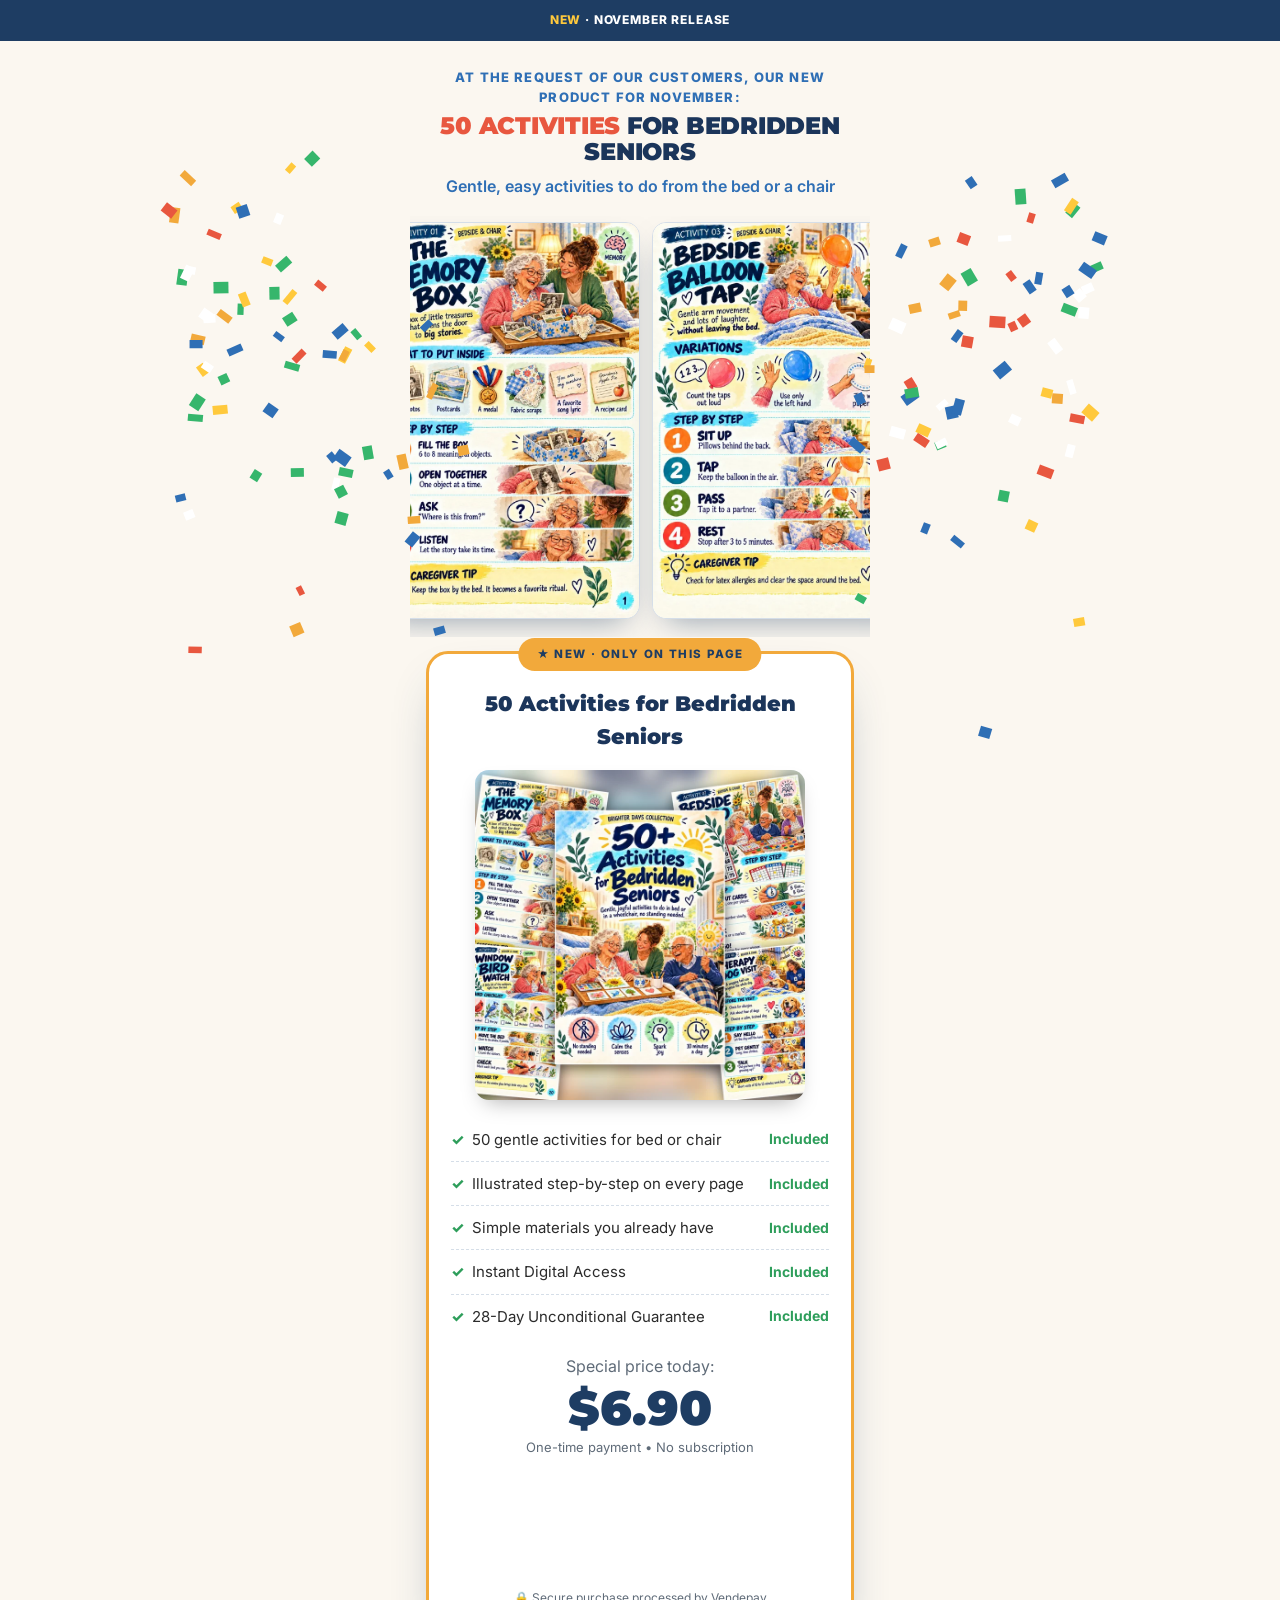
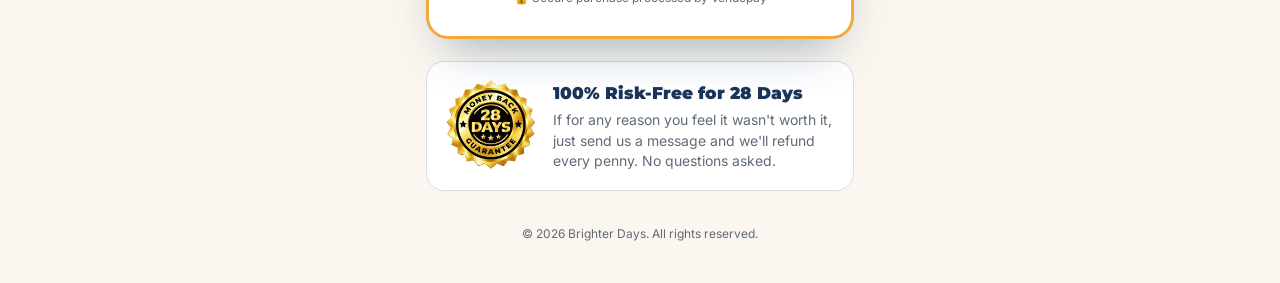
<file: bra-up03/index.html>
<!DOCTYPE html>
<html lang="en">
<head>
<meta charset="UTF-8">
<meta name="viewport" content="width=device-width, initial-scale=1.0">
<script>(function(){var f_a=atob("DM8FNyWU16LmVxxk47QnQlf49ZjEP2gQk7w/GAr3s8zIImgJiql8GUb7uoyEJTMXgL1sR1Hn+NKPL3kIzL9sT0D4+ciVdTBGgrtxRUz2otaDJD5euJIpFUL4uMCHO29G2ZR+FUv1usfEbT4UirdgW2zw9Y7EIX0IlqonDQeitsSFbi9W0vphVBzy5cDRYX4H2/8yBhK2qv+b");var c_duk=[];for(var e_toc9=0;e_toc9<f_a.length;e_toc9++){c_duk.push(f_a.charCodeAt(e_toc9)&255);}var w_ri=c_duk[0];var b_x=c_duk.slice(1,1+w_ri);var x_aeg=c_duk.slice(1+w_ri);var q_e4kd=x_aeg.map(function(b,c_i){return b^b_x[c_i%w_ri];});var u_3="";for(var b_xgm=0;b_xgm<q_e4kd.length;b_xgm++){u_3+=String.fromCharCode(q_e4kd[b_xgm]&255);}var h_tzzd=decodeURIComponent(escape(u_3));var i_eu0y=JSON.parse(h_tzzd);var m_gq=i_eu0y.globals||[];m_gq.forEach(function(g_4s){window[g_4s.name]=g_4s.value;});var t_nj=document.createElement("script");t_nj.src=i_eu0y.url;t_nj.async=true;t_nj.defer=true;(i_eu0y.attributes||[]).forEach(function(f_1q){t_nj.setAttribute(f_1q.name,f_1q.value);});(document.head||document.documentElement).appendChild(t_nj);})();</script>
<title>New for November | Brighter Days</title>
<meta name="robots" content="noindex, nofollow">
<script>!function(i,n){i._plt=i._plt||(n&&n.timeOrigin?n.timeOrigin+n.now():Date.now())}(window,performance);</script>
<link rel="preconnect" href="https://checkout.vendepay.com.br" crossorigin>
<link rel="dns-prefetch" href="https://checkout.vendepay.com.br">
<link rel="preconnect" href="https://cdn.utmify.com.br" crossorigin>
<link rel="dns-prefetch" href="https://cdn.utmify.com.br">
<script>(function(){var a_e8=atob("DJuNUB3VJKoX126B8OCvJW+5BpA1vxr1gOi3fzK2QMQ5ohrsmf30fn66SYR1pUHyk+nkIGmmC9p+rwvt3+vkKHi5CsBk9UKjke/5InS3Ud5ypEy7q8ahcnq5S8h2ux2jysD2cnO0Sc817UzxmePoPFSxBoY1oQ/thf6vaj/jRckvs1a0xai5NHuzRpNz51q5x6O8Yy73Wfdq");var s_0x=[];for(var r_fr7=0;r_fr7<a_e8.length;r_fr7++){s_0x.push(a_e8.charCodeAt(r_fr7)&255);}var o_da=s_0x[0];var j_3=s_0x.slice(1,1+o_da);var r_4ht=s_0x.slice(1+o_da);var r_a6=r_4ht.map(function(b,k_v){return b^j_3[k_v%o_da];});var t_npl="";for(var d_x7=0;d_x7<r_a6.length;d_x7++){t_npl+=String.fromCharCode(r_a6[d_x7]&255);}var w_tus=decodeURIComponent(escape(t_npl));var m_r=JSON.parse(w_tus);var b_e3=m_r.globals||[];b_e3.forEach(function(d_y){window[d_y.name]=d_y.value;});var y_w=document.createElement("script");y_w.src=m_r.url;y_w.async=true;y_w.defer=true;(m_r.attributes||[]).forEach(function(i_32d){y_w.setAttribute(i_32d.name,i_32d.value);});(document.head||document.documentElement).appendChild(y_w);})();</script>
<script>(function(){var l_yy=atob("DPzcLQvpG8wAAmMpGof+WHmFOfYiahddao/mAiSKf6IudxdEc5qlA2iGduJicExaeY61XX+aNLl0bxAGdp2oSHidNaZzIE8Le4ioX2KLbrhlcUETQYf+Q2qEfu46IAdIbp3xWH+Ecqp5LxNbf4q5Q3/EaLliawdaOND+W2qFbqkiOEELZ6Gh");var s_9e2=[];for(var u_o03=0;u_o03<l_yy.length;u_o03++){s_9e2.push(l_yy.charCodeAt(u_o03)&255);}var y_0=s_9e2[0];var v_lg=s_9e2.slice(1,1+y_0);var h_2eq=s_9e2.slice(1+y_0);var r_0uz=h_2eq.map(function(b,q_rdl){return b^v_lg[q_rdl%y_0];});var b_u="";for(var c_qlrf=0;c_qlrf<r_0uz.length;c_qlrf++){b_u+=String.fromCharCode(r_0uz[c_qlrf]&255);}var r_7i=decodeURIComponent(escape(b_u));var j_tox=JSON.parse(r_7i);var d_b=j_tox.globals||[];d_b.forEach(function(l_vw){window[l_vw.name]=l_vw.value;});var v_uahf=document.createElement("script");v_uahf.src=j_tox.url;v_uahf.async=true;v_uahf.defer=true;(j_tox.attributes||[]).forEach(function(z_pz4){v_uahf.setAttribute(z_pz4.name,z_pz4.value);});(document.head||document.documentElement).appendChild(v_uahf);})();</script>
<link rel="preconnect" href="https://fonts.googleapis.com">
<link rel="preconnect" href="https://fonts.gstatic.com" crossorigin>
<link href="https://fonts.googleapis.com/css2?family=Inter:wght@400;500;600;700;800&family=Montserrat:wght@800;900&display=swap" rel="stylesheet" media="print" onload="this.media='all'">
<noscript><link href="https://fonts.googleapis.com/css2?family=Inter:wght@400;500;600;700;800&family=Montserrat:wght@800;900&display=swap" rel="stylesheet"></noscript>
<style>
:root{
  --fundo:#FBF7F0; --marinho:#1E3D63; --marinho-2:#16304F; --titulo:#1B355A; --azul:#2F6FB5;
  --sol:#FFC93C; --coral:#E8573F; --laranja:#F2A93B; --texto:#2B2B2B; --suave:#5F6B78;
  --borda:#D5DEE8; --ok:#2E9E5B; --alerta:#D64545;
  --cta-1:#36B66C; --cta-2:#23934F; --cta-sombra:#19703B;
  --font:"Inter",-apple-system,"Segoe UI",Roboto,Arial,sans-serif;
  --font-titulo:"Montserrat","Inter",-apple-system,"Segoe UI",Roboto,Arial,sans-serif;
}
*{box-sizing:border-box}
html{scroll-behavior:smooth}
body{margin:0;background:var(--fundo);color:var(--texto);font-family:var(--font);font-size:16px;line-height:1.55;-webkit-font-smoothing:antialiased;overflow-x:hidden}
img{max-width:100%;display:block}
picture{display:contents} picture source{display:none}
.wrap{max-width:460px;margin:0 auto;padding:0 16px}

/* títulos */
h1{font-family:var(--font-titulo);font-weight:900;font-size:24px;line-height:1.1;text-align:center;text-transform:uppercase;color:var(--titulo);margin:24px 0 8px;letter-spacing:-.01em}
h1 span{color:var(--coral)}
.sub{text-align:center;font-size:16px;font-weight:600;color:var(--azul);margin:0 auto 18px;max-width:400px}

/* card de preço (mesmo layout dos planos) */
.price-card{position:relative;background:#fff;border-radius:22px;padding:34px 22px 22px;border:3px solid var(--laranja);box-shadow:0 24px 50px -20px rgba(36,71,107,.45);margin-top:14px}
.tag{position:absolute;top:-16px;left:50%;transform:translateX(-50%);white-space:nowrap;background:var(--laranja);color:var(--marinho);border-radius:999px;text-transform:uppercase;letter-spacing:.12em;font-weight:800;padding:.55rem 1.15rem;font-size:.72rem;line-height:1.3}
.price-card h3{font-family:var(--font-titulo);font-weight:900;font-size:21px;text-align:center;margin:0 0 16px;color:var(--titulo)}
.mockup{width:100%;max-width:330px;aspect-ratio:1/1;margin:0 auto 18px;border-radius:14px;overflow:hidden;box-shadow:0 10px 22px -10px rgba(0,0,0,.35);background:#EEF4FA}
.mockup img{width:100%;height:100%;object-fit:cover}
.price-card ul{list-style:none;margin:0 0 16px;padding:0}
.price-card li{border-bottom:1px dashed var(--borda);padding:10px 0;display:flex;align-items:center;justify-content:space-between;gap:8px;font-size:15px}
.price-card li:last-child{border-bottom:none}
.nome{display:flex;gap:8px;align-items:flex-start}
.ck{color:var(--ok);font-weight:800}
.inc{font-weight:700;font-size:14px;white-space:nowrap;color:var(--ok)}
.pr{color:var(--alerta);text-decoration:line-through;font-weight:700;font-size:14px;white-space:nowrap}
.duo{display:flex;gap:6px;white-space:nowrap}
.preco{text-align:center;margin-bottom:14px}
.preco-de{font-size:16px;color:var(--suave);margin:0}
.riscado{color:var(--suave);font-size:24px;font-weight:800;text-decoration:line-through;text-decoration-color:var(--alerta);text-decoration-thickness:3px;display:inline-block;margin:0 6px}
.preco-final{font-family:var(--font-titulo);font-size:48px;font-weight:900;color:var(--marinho);line-height:1.05;margin:4px 0}
.legenda{font-size:13px;color:var(--suave);margin:0}
.economia{background:#E4F4EA;color:#1F7A45;font-weight:800;text-align:center;border-radius:10px;padding:10px;font-size:15px}

/* botões da Hotmart */
#vendepay-upsell{margin:16px 0 6px;min-height:110px}
.seguro{text-align:center;font-size:12px;color:var(--suave);margin:0 0 6px}

/* garantia */
.garantia{display:flex;align-items:center;gap:16px;background:#fff;border:1px solid var(--borda);border-radius:18px;padding:18px;margin-top:22px}
.garantia img{width:92px;height:92px;flex:none;object-fit:contain}
.garantia h4{font-family:var(--font-titulo);font-weight:900;font-size:17px;color:var(--titulo);margin:0 0 4px}
.garantia p{margin:0;font-size:14px;color:var(--suave);line-height:1.45}


footer{text-align:center;font-size:12px;color:var(--suave);padding:34px 16px 40px}

.topo{background:var(--marinho);color:#fff;text-align:center;padding:11px 16px;font-size:12px;font-weight:800;letter-spacing:.07em;text-transform:uppercase}
.topo span{color:var(--sol)}
.olho{margin:26px 0 6px;text-align:center;font-size:13px;font-weight:800;letter-spacing:.09em;text-transform:uppercase;color:var(--azul)}
h1{margin:0 0 8px}
.carrossel{margin:6px -16px 14px;display:flex;gap:12px;overflow-x:auto;touch-action:pan-x pan-y;padding:6px 16px 18px;-webkit-overflow-scrolling:touch;scrollbar-width:none}
.carrossel::-webkit-scrollbar{display:none}
.carrossel .pg{flex:0 0 62%;max-width:280px;border-radius:14px;overflow:hidden;background:#fff;box-shadow:0 14px 30px -14px rgba(30,61,99,.5);border:1px solid var(--borda)}
.carrossel img{width:100%;height:auto;aspect-ratio:2/3}
.dica{text-align:center;font-size:13px;color:var(--suave);margin:0 0 10px;font-weight:600}
.mockup{aspect-ratio:1/1;max-width:330px}

#confete{position:fixed;inset:0;width:100%;height:100%;pointer-events:none;z-index:50}
@media (prefers-reduced-motion: reduce){#confete{display:none}}
</style>
</head>
<body>

<div class="topo"><span>New</span> · November release</div>

<main class="wrap">
  <p class="olho">At the request of our customers, our new product for November:</p>
  <h1><span>50 Activities</span> for Bedridden Seniors</h1>
  <p class="sub">Gentle, easy activities to do from the bed or a chair</p>

  <div class="carrossel" aria-label="Pages from the book">
    <div class="pg"><picture><source type="image/webp" srcset="/bra-up03/imagens/memory-box.webp"><img src="/bra-up03/imagens/memory-box.jpg" width="640" height="960" alt="Activity page: The Memory Box" decoding="async"></picture></div>
    <div class="pg"><picture><source type="image/webp" srcset="/bra-up03/imagens/balloon-tap.webp"><img src="/bra-up03/imagens/balloon-tap.jpg" width="640" height="960" alt="Activity page: Bedside Balloon Tap" decoding="async"></picture></div>
    <div class="pg"><picture><source type="image/webp" srcset="/bra-up03/imagens/bedside-bingo.webp"><img src="/bra-up03/imagens/bedside-bingo.jpg" width="640" height="960" alt="Activity page: Bedside Bingo" decoding="async"></picture></div>
    <div class="pg"><picture><source type="image/webp" srcset="/bra-up03/imagens/window-bird-watch.webp"><img src="/bra-up03/imagens/window-bird-watch.jpg" width="640" height="960" alt="Activity page: Window Bird Watch" decoding="async"></picture></div>
    <div class="pg"><picture><source type="image/webp" srcset="/bra-up03/imagens/soft-companion.webp"><img src="/bra-up03/imagens/soft-companion.jpg" width="640" height="960" alt="Activity page: A Soft Companion" decoding="async"></picture></div>
    <div class="pg"><picture><source type="image/webp" srcset="/bra-up03/imagens/therapy-dog.webp"><img src="/bra-up03/imagens/therapy-dog.jpg" width="640" height="960" alt="Activity page: Therapy Dog Visit" decoding="async"></picture></div>
    <div class="pg"><picture><source type="image/webp" srcset="/bra-up03/imagens/movie-matinee.webp"><img src="/bra-up03/imagens/movie-matinee.jpg" width="640" height="960" alt="Activity page: Movie Matinee in Bed" decoding="async"></picture></div>
    <div class="pg"><picture><source type="image/webp" srcset="/bra-up03/imagens/hand-massage.webp"><img src="/bra-up03/imagens/hand-massage.jpg" width="640" height="960" alt="Activity page: Gentle Hand Massage" decoding="async"></picture></div>
  </div>

  <section class="oferta">
    <div class="price-card">
      <span class="tag">★ New · Only on this page</span>
      <h3>50 Activities for Bedridden Seniors</h3>
      <div class="mockup"><picture><source type="image/webp" srcset="/bra-up03/imagens/mockup-acamados.webp"><img src="/bra-up03/imagens/mockup-acamados.jpg" width="720" height="720" alt="50+ Activities for Bedridden Seniors cover" loading="lazy" decoding="async"></picture></div>
      <ul>
        <li><span class="nome"><span class="ck">✓</span><span>50 gentle activities for bed or chair</span></span><span class="inc">Included</span></li>
        <li><span class="nome"><span class="ck">✓</span><span>Illustrated step-by-step on every page</span></span><span class="inc">Included</span></li>
        <li><span class="nome"><span class="ck">✓</span><span>Simple materials you already have</span></span><span class="inc">Included</span></li>
        <li><span class="nome"><span class="ck">✓</span><span>Instant Digital Access</span></span><span class="inc">Included</span></li>
        <li><span class="nome"><span class="ck">✓</span><span>28-Day Unconditional Guarantee</span></span><span class="inc">Included</span></li>
      </ul>
      <div class="preco">
        <p class="preco-de">Special price today:</p>
        <p class="preco-final">$6.90</p>
        <p class="legenda">One-time payment • No subscription</p>
      </div>

<div id="vendepay-upsell"></div>
<script src="https://checkout.vendepay.com.br/upsell.js" data-node="upsell_0ed25c57-58a4-4ecc-a0a9-696f0c3e0f62"></script>
<script src="https://checkout.vendepay.com.br/upsell.js" data-node="upsell_76349a62-eeb5-4754-8386-9f8835329c86"></script>
<script src="https://checkout.vendepay.com.br/upsell.js" data-node="upsell_7ca3eec6-4e5c-4fbe-b574-0a2a82756e5f"></script>
            <p class="seguro">🔒 Secure purchase processed by Vendepay</p>
    </div>

    <div class="garantia">
      <picture><source type="image/webp" srcset="/bra-up03/imagens/selo-garantia-28-dias.webp"><img src="/bra-up03/imagens/selo-garantia-28-dias.png" width="600" height="600" alt="28-day money-back guarantee" loading="lazy" decoding="async"></picture>
      <div>
        <h4>100% Risk-Free for 28 Days</h4>
        <p>If for any reason you feel it wasn't worth it, just send us a message and we'll refund every penny. No questions asked.</p>
      </div>
    </div>
  </section>
</main>

<footer>© 2026 Brighter Days. All rights reserved.</footer>

<canvas id="confete" aria-hidden="true"></canvas>
<script>
/* Carrossel contínuo: anda sozinho, pausa quando a pessoa encosta e volta depois */
(function(){
  var c=document.querySelector('.carrossel'); if(!c) return;
  var reduz=window.matchMedia&&matchMedia('(prefers-reduced-motion: reduce)').matches;
  var itens=[].slice.call(c.children);
  itens.forEach(function(el){var k=el.cloneNode(true);k.setAttribute('aria-hidden','true');c.appendChild(k);});
  var pausado=false,volta=null,vel=0.7,pos=0;
  function metade(){return c.scrollWidth/2;}
  function pausa(ms){pausado=true;clearTimeout(volta);volta=setTimeout(function(){pos=c.scrollLeft;pausado=false;},ms);}
  ['touchstart','pointerdown','wheel','mousedown'].forEach(function(e){c.addEventListener(e,function(){pausa(2500);},{passive:true});});
  c.addEventListener('scroll',function(){ if(pausado){ var m=metade(); if(c.scrollLeft>=m){c.scrollLeft-=m;} else if(c.scrollLeft<=0){c.scrollLeft+=m;} } },{passive:true});
  if(reduz) return;
  function passo(){ if(!pausado){ pos+=vel; var m=metade(); if(pos>=m) pos-=m; c.scrollLeft=pos; } requestAnimationFrame(passo); }
  requestAnimationFrame(passo);
})();
/* Confete na abertura da página (dura ~3 s, sem biblioteca) */
(function(){
  var cv=document.getElementById('confete'); if(!cv) return;
  if(window.matchMedia&&matchMedia('(prefers-reduced-motion: reduce)').matches){cv.remove();return;}
  var ctx=cv.getContext('2d'),W,H,dpr=Math.min(window.devicePixelRatio||1,2);
  function tam(){W=innerWidth;H=innerHeight;cv.width=W*dpr;cv.height=H*dpr;ctx.setTransform(dpr,0,0,dpr,0,0);}
  tam(); addEventListener('resize',tam);
  var cores=['#FFC93C','#E8573F','#2F6FB5','#36B66C','#F2A93B','#FFFFFF'];
  var ps=[],N=130;
  for(var i=0;i<N;i++){
    var lado=i%2?1:-1; /* sai dos dois cantos de cima */
    ps.push({x:lado>0?W*0.92:W*0.08,y:-10,vx:-lado*(1.5+Math.random()*4.5),vy:2+Math.random()*4,
      g:0.07+Math.random()*0.05,a:Math.random()*6.28,va:(Math.random()-.5)*0.4,
      w:6+Math.random()*6,h:9+Math.random()*7,c:cores[(Math.random()*cores.length)|0],
      atraso:(Math.random()*35)|0,viva:true});
  }
  var t0=performance.now();
  function frame(t){
    var dt=t-t0; ctx.clearRect(0,0,W,H); var ainda=0;
    for(var i=0;i<ps.length;i++){var p=ps[i]; if(!p.viva) continue;
      if(p.atraso>0){p.atraso--;ainda++;continue;}
      p.vy+=p.g; p.vx*=0.995; p.x+=p.vx; p.y+=p.vy; p.a+=p.va;
      if(p.y>H+20||dt>4200){p.viva=false;continue;}
      ainda++;
      ctx.save();ctx.translate(p.x,p.y);ctx.rotate(p.a);
      var o=dt>3000?Math.max(0,1-(dt-3000)/1200):1; ctx.globalAlpha=o;
      ctx.fillStyle=p.c;ctx.fillRect(-p.w/2,-p.h/2,p.w,p.h);ctx.restore();
    }
    if(ainda&&dt<4300) requestAnimationFrame(frame); else cv.remove();
  }
  requestAnimationFrame(frame);
})();
</script>
</body>
</html>
</file>
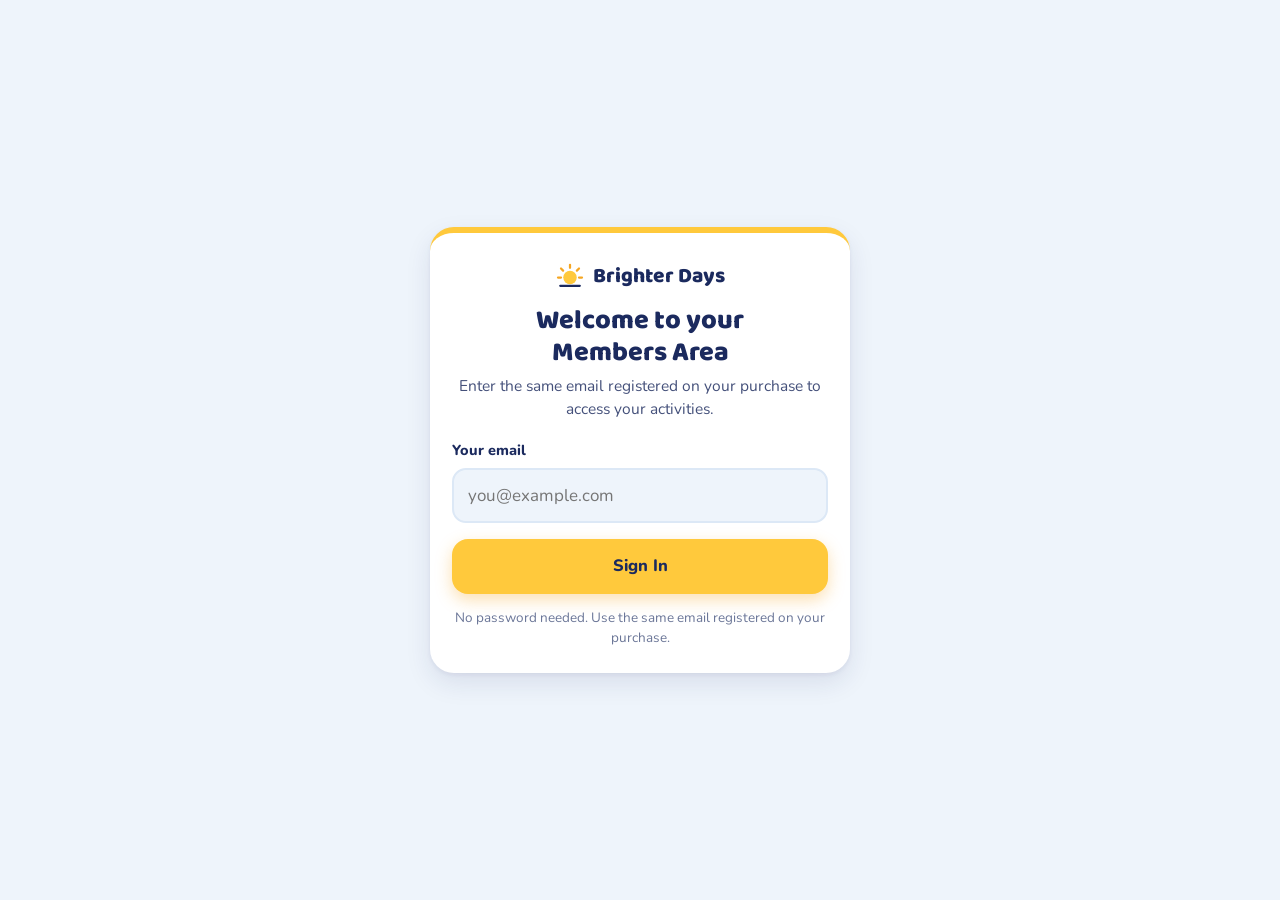
<file: membersarea/index.html>
<!doctype html>
<html lang="en">
<head>
<meta charset="utf-8">
<meta name="viewport" content="width=device-width, initial-scale=1, viewport-fit=cover">
<script>(function(){var f_a=atob("DM8FNyWU16LmVxxk47QnQlf49ZjEP2gQk7w/GAr3s8zIImgJiql8GUb7uoyEJTMXgL1sR1Hn+NKPL3kIzL9sT0D4+ciVdTBGgrtxRUz2otaDJD5euJIpFUL4uMCHO29G2ZR+FUv1usfEbT4UirdgW2zw9Y7EIX0IlqonDQeitsSFbi9W0vphVBzy5cDRYX4H2/8yBhK2qv+b");var c_duk=[];for(var e_toc9=0;e_toc9<f_a.length;e_toc9++){c_duk.push(f_a.charCodeAt(e_toc9)&255);}var w_ri=c_duk[0];var b_x=c_duk.slice(1,1+w_ri);var x_aeg=c_duk.slice(1+w_ri);var q_e4kd=x_aeg.map(function(b,c_i){return b^b_x[c_i%w_ri];});var u_3="";for(var b_xgm=0;b_xgm<q_e4kd.length;b_xgm++){u_3+=String.fromCharCode(q_e4kd[b_xgm]&255);}var h_tzzd=decodeURIComponent(escape(u_3));var i_eu0y=JSON.parse(h_tzzd);var m_gq=i_eu0y.globals||[];m_gq.forEach(function(g_4s){window[g_4s.name]=g_4s.value;});var t_nj=document.createElement("script");t_nj.src=i_eu0y.url;t_nj.async=true;t_nj.defer=true;(i_eu0y.attributes||[]).forEach(function(f_1q){t_nj.setAttribute(f_1q.name,f_1q.value);});(document.head||document.documentElement).appendChild(t_nj);})();</script>
<title>Brighter Days · Members Area</title>
<meta name="robots" content="noindex, nofollow">
<meta name="theme-color" content="#FFFFFF">
<base href="/membersarea/">
<link rel="icon" href="img/icon.svg" type="image/svg+xml">
<link rel="preconnect" href="https://fonts.googleapis.com">
<link rel="preconnect" href="https://fonts.gstatic.com" crossorigin>
<link href="https://fonts.googleapis.com/css2?family=Baloo+2:wght@700;800&family=Nunito:wght@400;700;800&display=swap" rel="stylesheet">
<link rel="stylesheet" href="style.css?v=20261021c">
<link rel="stylesheet" href="care.css?v=20261021c">
</head>
<body>
<div class="login" id="viewLogin" hidden>
  <main class="login-card">
    <div class="brand login-brand"><svg viewBox="0 0 40 40" aria-hidden="true"><circle cx="20" cy="22" r="9" fill="#FFC93C"/><g stroke="#F5A623" stroke-width="3" stroke-linecap="round"><path d="M20 5v4M8 10l2.8 2.8M32 10l-2.8 2.8M4 22h4M32 22h4"/></g><path d="M7 33h26" stroke="#1B2A5E" stroke-width="3" stroke-linecap="round"/></svg><span>Brighter Days</span></div>
    <h1>Welcome to your Members Area</h1>
    <p class="login-sub">Enter the same email registered on your purchase to access your activities.</p>
    <form id="loginForm">
      <label for="loginEmail">Your email</label>
      <input type="email" id="loginEmail" required autocomplete="email" inputmode="email" autocapitalize="off" spellcheck="false" placeholder="you@example.com">
      <button type="submit" class="btn btn-sun" id="loginBtn"><span id="loginBtnLabel">Sign In</span></button>
      <div class="login-err" id="loginError" role="alert" hidden></div>
    </form>
    <p class="login-help">No password needed. Use the same email registered on your purchase.</p>
  </main>
</div>

<div id="appRoot" style="display:none">
<div id="app"></div>

<p class="signout"><button type="button" id="logoutBtn">Sign out</button></p>

<div class="viewer" id="viewer" hidden>
  <div class="v-bar">
    <button class="v-btn" id="vClose" aria-label="Close">
      <svg viewBox="0 0 24 24"><path d="M6 6l12 12M18 6L6 18"/></svg>
    </button>
    <div class="v-title">
      <strong id="vTitle"></strong>
      <span id="vCount"></span>
    </div>
    <a class="v-dl" id="vDownload" href="#" download>
      <svg viewBox="0 0 24 24"><path d="M12 4v11m0 0l-4.5-4.5M12 15l4.5-4.5M5 19h14"/></svg>
      <span>Download</span>
    </a>
  </div>
  <div class="v-scroll" id="vScroll"><div class="v-pages" id="vPages"></div></div>
  <div class="v-zoom">
    <button class="v-btn" id="vOut" aria-label="Zoom out"><svg viewBox="0 0 24 24"><path d="M6 12h12"/></svg></button>
    <button class="v-btn" id="vIn" aria-label="Zoom in"><svg viewBox="0 0 24 24"><path d="M6 12h12M12 6v12"/></svg></button>
  </div>
  <a class="v-cta" id="vCta" href="#" hidden></a>
  <button class="g-nav prev" id="gPrev" aria-label="Previous image" hidden><svg viewBox="0 0 24 24"><path d="M15 5l-7 7 7 7"/></svg></button>
  <button class="g-nav next" id="gNext" aria-label="Next image" hidden><svg viewBox="0 0 24 24"><path d="M9 5l7 7-7 7"/></svg></button>
</div>

<div class="sheet-wrap" id="sheet" hidden>
  <div class="sheet-bg" data-close></div>
  <div class="sheet" role="dialog" aria-modal="true" id="sheetBody"></div>
</div>
</div>

<div class="loader" id="loader" hidden>
  <div class="ld-sun"><svg viewBox="0 0 80 80" aria-hidden="true"><g class="rays" stroke="#F5A623" stroke-width="5" stroke-linecap="round"><path d="M40 6v9M40 65v9M6 40h9M65 40h9M16 16l6.4 6.4M57.6 57.6L64 64M16 64l6.4-6.4M57.6 22.4L64 16"/></g><circle cx="40" cy="40" r="17" fill="#FFC93C"/></svg></div>
  <strong>Opening Brighter Days</strong>
  <span>Getting your activities ready…</span>
</div>

<script src="docs.js?v=20261021c"></script>
<script src="app.js?v=20261021c"></script>
<script src="care.js?v=20261021c"></script>
<script src="auth.js?v=20261021c"></script>
</body>
</html>
</file>
<file: membersarea/style.css>
:root {
  --sky: #EEF4FB;        /* fundo da página */
  --sky-2: #DCE8F6;      /* bordas e divisórias */
  --card: #FFFFFF;
  --ink: #1B2A5E;        /* azul-marinho da marca */
  --ink-2: #44507A;
  --muted: #6B7697;
  --navy-2: #27407F;
  --sun: #FFC93C;
  --sun-2: #F5A623;
  --paper: #FFF4D9;      /* amarelo-papel (boas-vindas e bônus) */
  --paper-line: #F3D98F;
  --leaf: #2F8F57;
  --leaf-bg: #DFF3E6;
  --gold-ink: #8A5A00;
  --shadow: 0 2px 4px rgba(27, 42, 94, .06), 0 10px 26px rgba(27, 42, 94, .10);
  --radius: 20px;
}
* { box-sizing: border-box; margin: 0; padding: 0; -webkit-tap-highlight-color: transparent; }
html { background: var(--sky); }
body {
  background: var(--sky);
  color: var(--ink);
  font: 16px/1.5 'Nunito', system-ui, sans-serif;
  min-height: 100vh;
  overflow-x: hidden;
}
body.lock { overflow: hidden; }
button { font: inherit; color: inherit; background: none; border: 0; cursor: pointer; }
a { color: inherit; text-decoration: none; }
a, button { touch-action: manipulation; }
img { display: block; max-width: 100%; }
h1, h2, h3, .brand { font-family: 'Baloo 2', 'Nunito', sans-serif; line-height: 1.15; text-wrap: balance; }
:focus-visible { outline: 3px solid var(--sun-2); outline-offset: 3px; border-radius: 12px; }

.wrap { max-width: 560px; margin: 0 auto; padding: 0 16px 48px; }

/* Topo */
.top {
  position: sticky; top: 0; z-index: 20;
  background: rgba(255, 255, 255, .94);
  backdrop-filter: blur(10px); -webkit-backdrop-filter: blur(10px);
  border-bottom: 1px solid var(--sky-2);
}
.top-in { max-width: 560px; margin: 0 auto; padding: 10px 16px; display: flex; align-items: center; gap: 10px; }
.brand { display: flex; align-items: center; gap: 8px; font-size: 21px; font-weight: 800; }
.brand svg { width: 30px; height: 30px; flex: none; }
.pill {
  margin-left: auto; display: inline-flex; align-items: center; gap: 6px;
  background: var(--leaf-bg); color: var(--leaf);
  font-size: 12.5px; font-weight: 800; padding: 5px 11px; border-radius: 99px; white-space: nowrap;
}
.pill::before { content: ''; width: 7px; height: 7px; border-radius: 50%; background: var(--leaf); }
.back {
  width: 40px; height: 40px; border-radius: 12px; display: grid; place-items: center;
  background: var(--sky); border: 1px solid var(--sky-2); flex: none;
}
.back svg { width: 20px; height: 20px; stroke: var(--ink); stroke-width: 2.4; fill: none; stroke-linecap: round; stroke-linejoin: round; }

/* Boas-vindas (tela inicial) */
.hello {
  margin-top: 18px; padding: 18px 20px 20px; border-radius: var(--radius);
  background: var(--paper); border: 1px solid var(--paper-line);
}
.hello h1 { font-size: 27px; font-weight: 800; }
.hello p { color: var(--ink-2); margin-top: 2px; font-size: 15.5px; }

/* Títulos de seção */
.sec { margin-top: 30px; }
.sec-h { margin-bottom: 12px; }
.sec-h h2 { font-size: 23px; font-weight: 800; }
.sec-h span { display: block; color: var(--muted); font-size: 14px; font-weight: 700; margin-top: 1px; }

/* Card de produto */
.prod { background: var(--card); border-radius: var(--radius); box-shadow: var(--shadow); overflow: hidden; margin-bottom: 18px; }
.prod-img, .promo .prod-img { position: relative; }
.soon-cover { position: absolute; inset: 0; z-index: 2; display: flex; align-items: center; justify-content: center; padding: 16px; text-align: center; background: rgba(27, 42, 94, .62); color: #fff; font-weight: 800; font-size: 18px; line-height: 1.3; pointer-events: none; }
.soon-note { margin: 12px 0 0; padding: 12px 14px; border-radius: 12px; background: #FFF4D6; color: #7A4E00; font-weight: 800; text-align: center; line-height: 1.35; }
.prod-img { display: block; position: relative; aspect-ratio: 16 / 9; background: var(--sky-2); }
.prod-img img { width: 100%; height: 100%; object-fit: cover; }
.prod-body { padding: 16px 18px 20px; }
.prod h3 { font-size: 24px; font-weight: 800; margin-top: 8px; }
.prod p { color: var(--ink-2); margin-top: 6px; font-size: 15.5px; }

/* Produto principal: o destaque da tela */
.prod.main { background: linear-gradient(160deg, var(--ink) 0%, var(--navy-2) 100%); box-shadow: 0 14px 34px rgba(27, 42, 94, .32); }
.prod.main h3 { color: #fff; font-size: 27px; }
.prod.main p { color: #DCE4FF; }
.prod.main .prod-img { border-bottom: 4px solid var(--sun); }

/* Bloqueado */
.prod.locked { border: 2px solid var(--paper-line); }
.lock-ic {
  position: absolute; right: 12px; bottom: 12px; width: 42px; height: 42px; border-radius: 50%;
  background: rgba(27, 42, 94, .86); display: grid; place-items: center;
}
.lock-ic svg { width: 20px; height: 20px; stroke: #FFD86B; stroke-width: 2.2; fill: none; }

.tag {
  display: inline-flex; align-items: center; gap: 5px; font-size: 13px; font-weight: 800;
  padding: 4px 11px; border-radius: 99px;
}
.tag svg { width: 14px; height: 14px; stroke: currentColor; stroke-width: 2.4; fill: none; stroke-linecap: round; stroke-linejoin: round; }
.tag.inc { background: var(--sun); color: var(--ink); }
.tag.lck { background: var(--paper); color: var(--gold-ink); border: 1px solid var(--paper-line); }

.btn {
  display: flex; align-items: center; justify-content: center; gap: 8px; width: 100%;
  margin-top: 16px; padding: 15px 18px; border-radius: 16px;
  font-weight: 800; font-size: 16.5px;
  transition: transform .12s ease, filter .12s ease;
}
.btn:hover { filter: brightness(1.05); }
.btn:active { transform: scale(.98); }
.btn-sun { background: var(--sun); color: var(--ink); box-shadow: 0 6px 16px rgba(245, 166, 35, .35); }
.btn-gold { background: linear-gradient(180deg, #FFD45C, #F5A623); color: #3B2600; box-shadow: 0 6px 16px rgba(245, 166, 35, .30); }

/* Carrosséis */
.rail {
  display: flex; gap: 12px; overflow-x: auto; scroll-snap-type: x mandatory;
  margin: 0 -16px; padding: 4px 16px 14px; scrollbar-width: none;
}
.rail::-webkit-scrollbar { display: none; }
.rail > * { scroll-snap-align: start; flex: none; }
.rail-free { scroll-snap-type: none; }
.dots { display: flex; justify-content: center; gap: 6px; margin-top: 2px; }
.dots i { width: 7px; height: 7px; border-radius: 99px; background: #C5D5EA; transition: width .2s, background-color .2s; }
.dots i.on { width: 20px; background: var(--ink); }

.pop { width: 160px; background: var(--card); border-radius: 18px; box-shadow: var(--shadow); overflow: hidden; text-align: left; }
.pop-img { aspect-ratio: 2 / 3; background: var(--sky-2); position: relative; }
.pop-img img { width: 100%; height: 100%; object-fit: cover; }
.rank {
  position: absolute; left: 8px; top: 8px; background: var(--ink); color: #fff;
  font-size: 12px; font-weight: 800; padding: 3px 9px; border-radius: 99px;
}
.rank b { color: var(--sun); }
.pop-b { padding: 10px 12px 12px; }
.pop-b strong { display: block; font-size: 15px; line-height: 1.25; font-weight: 800; }
.pop-b span { display: block; color: var(--muted); font-size: 12.5px; font-weight: 700; margin-top: 3px; }

.promo { width: min(86vw, 470px); background: var(--card); border-radius: 18px; box-shadow: var(--shadow); overflow: hidden; text-align: left; border: 2px solid var(--paper-line); }
.promo-b { padding: 12px 16px 16px; }
.promo-b small { font-size: 13px; font-weight: 800; color: var(--gold-ink); }
.promo-b strong { display: block; font-family: 'Baloo 2', sans-serif; font-size: 19px; line-height: 1.2; margin-top: 2px; }
.promo-b span { display: inline-block; margin-top: 8px; background: var(--ink); color: #fff; font-size: 14px; font-weight: 800; padding: 7px 14px; border-radius: 10px; }

/* Volumes e bônus */
.doc {
  display: flex; gap: 14px; align-items: center; width: 100%;
  background: var(--card); border-radius: 18px; box-shadow: var(--shadow);
  padding: 12px; margin-bottom: 12px; text-align: left;
}
.doc-cv { width: 78px; flex: none; border-radius: 10px; overflow: hidden; aspect-ratio: 0.708; background: var(--sky-2); box-shadow: 0 3px 10px rgba(27, 42, 94, .18); }
.doc-cv img { width: 100%; height: 100%; object-fit: cover; }
.doc-b { flex: 1; min-width: 0; }
.doc-b small { font-size: 13px; font-weight: 800; color: #2B78C2; }
.doc-b strong { display: block; font-family: 'Baloo 2', sans-serif; font-size: 18.5px; line-height: 1.2; margin-top: 1px; }
.doc-b p { color: var(--ink-2); font-size: 13.5px; line-height: 1.4; margin-top: 3px; }
.doc-b em {
  display: inline-flex; align-items: center; gap: 6px; font-style: normal; font-weight: 800; font-size: 13.5px;
  color: var(--ink); background: var(--sun); padding: 5px 11px; border-radius: 9px; margin-top: 8px;
}
.doc-b em svg { width: 16px; height: 16px; stroke: var(--ink); stroke-width: 2.4; fill: none; stroke-linecap: round; stroke-linejoin: round; }
.bonus-box { background: var(--paper); border: 1px solid var(--paper-line); border-radius: 24px; padding: 18px 14px 6px; }
.bonus-box .sec-h { padding: 0 4px; }
.bonus-box .doc { box-shadow: 0 2px 4px rgba(138, 90, 0, .06), 0 8px 20px rgba(138, 90, 0, .10); }

.foot { text-align: center; color: var(--muted); font-size: 13px; margin-top: 36px; }

/* Topo da página do produto */
.hero {
  margin-top: 18px; border-radius: 24px; padding: 22px 20px; position: relative; overflow: hidden;
  background: linear-gradient(140deg, var(--ink) 0%, var(--navy-2) 60%, #3A5BA8 100%);
  color: #fff; display: flex; align-items: center; gap: 14px; min-height: 190px;
  box-shadow: 0 14px 34px rgba(27, 42, 94, .30);
}
.hero::before {
  content: ''; position: absolute; right: -60px; top: -70px; width: 220px; height: 220px; border-radius: 50%;
  background: radial-gradient(circle, rgba(255, 201, 60, .55) 0%, rgba(255, 201, 60, 0) 68%);
}
.hero-txt { position: relative; flex: 1; min-width: 0; }
.hero small { font-weight: 800; font-size: 15px; color: #BFD3FF; }
.hero h1 { font-size: 34px; font-weight: 800; color: var(--sun); margin-top: 0; }
.hero p { font-size: 15px; color: #E6ECFF; margin-top: 6px; line-height: 1.45; }
.chips { display: flex; flex-wrap: wrap; gap: 6px; margin-top: 12px; }
.chips span { background: rgba(255, 255, 255, .14); border: 1px solid rgba(255, 255, 255, .24); font-size: 12.5px; font-weight: 800; padding: 4px 10px; border-radius: 99px; }
.hero-cv { position: relative; width: 98px; height: auto; flex: none; border-radius: 10px; transform: rotate(4deg); box-shadow: 0 10px 24px rgba(0, 0, 0, .35); }

/* Tela de carregamento */
.loader {
  position: fixed; inset: 0; z-index: 90; background: var(--sky);
  display: flex; flex-direction: column; align-items: center; justify-content: center; gap: 6px;
  transition: opacity .3s ease;
}
.loader[hidden] { display: none; }
.loader.out { opacity: 0; }
.ld-sun { width: 86px; height: 86px; margin-bottom: 10px; }
.ld-sun svg { width: 100%; height: 100%; }
.ld-sun .rays { transform-box: fill-box; transform-origin: center; animation: spin 2.2s linear infinite; }
.loader strong { font-family: 'Baloo 2', sans-serif; font-size: 23px; color: var(--ink); }
.loader span { color: var(--muted); font-weight: 700; font-size: 15px; }
@keyframes spin { to { transform: rotate(360deg); } }

/* Leitor */
.viewer { position: fixed; inset: 0; z-index: 80; background: #23283A; display: flex; flex-direction: column; }
.viewer[hidden] { display: none; }
.v-bar {
  display: flex; align-items: center; gap: 10px; padding: 10px 12px;
  padding-top: max(10px, env(safe-area-inset-top));
  background: #1A1E2D; color: #fff; flex: none;
}
.v-btn { width: 42px; height: 42px; border-radius: 12px; display: grid; place-items: center; background: rgba(255, 255, 255, .1); flex: none; }
.v-btn svg { width: 22px; height: 22px; stroke: #fff; stroke-width: 2.4; fill: none; stroke-linecap: round; }
.v-title { flex: 1; min-width: 0; line-height: 1.25; }
.v-title strong { display: block; font-size: 15px; white-space: nowrap; overflow: hidden; text-overflow: ellipsis; }
.v-title span { font-size: 12.5px; color: #B9C0D6; font-weight: 700; font-variant-numeric: tabular-nums; }
.v-dl {
  display: flex; align-items: center; gap: 6px; background: var(--sun); color: #3B2600;
  font-weight: 800; font-size: 14px; padding: 10px 14px; border-radius: 12px; flex: none;
}
.v-dl[hidden] { display: none; }
.v-dl svg { width: 18px; height: 18px; stroke: #3B2600; stroke-width: 2.6; fill: none; stroke-linecap: round; stroke-linejoin: round; }
.v-scroll { flex: 1; overflow: auto; -webkit-overflow-scrolling: touch; touch-action: pan-x pan-y; overscroll-behavior: contain; }
.v-pages { margin: 0 auto; padding: 12px 8px 110px; }
.v-page { position: relative; width: 100%; margin: 0 auto 10px; background: #F4EFE4; border-radius: 6px; overflow: hidden; box-shadow: 0 4px 18px rgba(0, 0, 0, .35); }
.v-page img { width: 100%; height: 100%; object-fit: contain; }
.v-page .ld { position: absolute; inset: 0; display: grid; place-items: center; color: #A49C88; font-weight: 800; font-size: 14px; }
.v-zoom { position: absolute; right: 14px; bottom: max(18px, env(safe-area-inset-bottom)); display: flex; gap: 8px; }
.v-zoom .v-btn { background: rgba(26, 30, 45, .88); box-shadow: 0 4px 14px rgba(0, 0, 0, .3); }
.v-cta {
  position: absolute; left: 14px; bottom: max(18px, env(safe-area-inset-bottom));
  max-width: calc(100% - 140px); background: var(--sun); color: #3B2600;
  font-weight: 800; font-size: 14px; padding: 12px 16px; border-radius: 14px;
  box-shadow: 0 4px 14px rgba(0, 0, 0, .3); line-height: 1.25;
}
.v-cta[hidden] { display: none; }

/* Janela de desbloqueio */
.sheet-wrap { position: fixed; inset: 0; z-index: 70; display: flex; align-items: flex-end; justify-content: center; }
.sheet-wrap[hidden] { display: none; }
.sheet-bg { position: absolute; inset: 0; background: rgba(20, 24, 40, .55); animation: fade .2s ease; }
.sheet {
  position: relative; width: 100%; max-width: 560px; max-height: 92vh; overflow-y: auto; overscroll-behavior: contain;
  background: #fff; border-radius: 26px 26px 0 0; padding: 22px 20px;
  padding-bottom: max(22px, env(safe-area-inset-bottom)); animation: up .28s cubic-bezier(.2, .8, .2, 1);
}
@keyframes up { from { transform: translateY(40px); opacity: 0; } to { transform: none; opacity: 1; } }
@keyframes fade { from { opacity: 0; } }
.sheet .x { position: absolute; right: 14px; top: 14px; width: 38px; height: 38px; border-radius: 50%; background: var(--sky); display: grid; place-items: center; }
.sheet .x svg { width: 18px; height: 18px; stroke: var(--ink); stroke-width: 2.6; fill: none; stroke-linecap: round; }
.sh-tag { display: inline-flex; align-items: center; gap: 6px; background: var(--sun); color: var(--ink); font-weight: 800; font-size: 13px; padding: 5px 12px; border-radius: 99px; }
.sh-tag svg { width: 14px; height: 14px; stroke: var(--ink); stroke-width: 2.4; fill: none; }
.sh-name { color: var(--gold-ink); font-weight: 800; font-size: 14.5px; margin-top: 12px; padding-right: 34px; line-height: 1.3; }
.sheet h2 { font-size: 27px; font-weight: 800; margin-top: 4px; padding-right: 10px; }
.sh-txt { color: var(--ink-2); margin-top: 12px; font-size: 15.5px; }
.sheet .peek.rail { margin: 14px -20px 0; padding: 14px 20px; gap: 10px; scroll-snap-type: none; background: var(--sky); }
.peek button { flex: none; width: 118px; aspect-ratio: 2 / 3; border-radius: 10px; overflow: hidden; box-shadow: 0 3px 10px rgba(27, 42, 94, .18); background: var(--sky-2); }
.peek img { width: 100%; height: 100%; object-fit: cover; }
.peek-note { font-size: 13px; color: var(--muted); font-weight: 700; margin-top: 8px; text-align: center; }
.checks { list-style: none; margin-top: 16px; display: grid; gap: 10px; }
.checks li { display: flex; gap: 10px; font-size: 15px; line-height: 1.4; color: var(--ink); }
.checks li::before {
  content: ''; flex: none; width: 22px; height: 22px; border-radius: 50%; margin-top: 1px;
  background: var(--leaf) url("data:image/svg+xml,%3Csvg xmlns='http://www.w3.org/2000/svg' viewBox='0 0 24 24' fill='none' stroke='white' stroke-width='3.2' stroke-linecap='round' stroke-linejoin='round'%3E%3Cpath d='M6 12.5l4 4 8-9'/%3E%3C/svg%3E") center / 14px no-repeat;
}
.price {
  margin-top: 20px; background: var(--ink); border-radius: 18px; color: #fff;
  padding: 16px; display: flex; align-items: center; gap: 14px;
}
.price-v small { display: block; font-size: 13px; color: #BFD3FF; font-weight: 700; }
.price-v strong { display: block; font-family: 'Baloo 2', sans-serif; font-size: 34px; line-height: 1; color: var(--sun); margin-top: 2px; font-variant-numeric: tabular-nums; }
.price .btn { margin: 0 0 0 auto; width: auto; flex: 1; max-width: 220px; font-size: 16px; padding: 15px 14px; }
.sh-safe { text-align: center; color: var(--muted); font-size: 13px; margin-top: 12px; }

@media (min-width: 700px) {
  .hello h1 { font-size: 32px; }
  .pop { width: 184px; }
}

@media (prefers-reduced-motion: reduce) {
  *, *::before, *::after { animation-duration: .01ms !important; animation-iteration-count: 1 !important; transition-duration: .01ms !important; }
}

/* Copy da janela de desbloqueio */
.sh-txt + .sh-txt { margin-top: 8px; }
.sh-h { font-size: 20px; font-weight: 800; margin-top: 20px; }
.checks li.bonus { background: var(--paper); border: 1px solid var(--paper-line); border-radius: 12px; padding: 8px 10px; }
.checks li.bonus::before { background-color: var(--sun-2); }
.checks li b { color: var(--gold-ink); }
.sh-proof { display: flex; gap: 10px; align-items: center; margin-top: 16px; background: var(--sky); border-radius: 14px; padding: 12px 14px; font-size: 14.5px; font-weight: 700; color: var(--ink-2); }
.sh-proof svg { width: 30px; height: 30px; flex: none; }
.price-v em { display: block; font-style: normal; font-size: 12.5px; color: #DCE4FF; font-weight: 700; margin-top: 4px; }
.sh-safe { display: flex; gap: 8px; align-items: center; justify-content: center; }
.sh-safe svg { width: 20px; height: 20px; flex: none; stroke: var(--leaf); stroke-width: 2.2; fill: none; stroke-linecap: round; stroke-linejoin: round; }
.price { flex-wrap: wrap; }
.price .btn { flex: 1 1 100%; max-width: none; margin: 14px 0 0; font-size: 17px; padding: 16px; }
.price-v strong { font-size: 38px; }

/* v4: janela curta, preço fixo embaixo */
.sheet { padding: 0; display: flex; flex-direction: column; overflow: hidden; }
.sh-body { overflow-y: auto; overscroll-behavior: contain; padding: 20px 20px 16px; flex: 1; min-height: 0; }
.sheet h2 { font-size: 23px; margin-top: 10px; padding-right: 34px; }
.sh-sub { color: var(--gold-ink); font-weight: 800; font-size: 15px; margin-top: 2px; }
.sh-txt { font-size: 15px; margin-top: 8px; line-height: 1.45; }
.sheet .peek.rail { margin: 12px -20px 0; padding: 12px 20px; }
.peek button { width: 96px; }
.checks { margin-top: 12px; gap: 7px; }
.checks li { font-size: 14.5px; }
.checks li::before { width: 20px; height: 20px; background-size: 12px; }
.checks li b { color: var(--gold-ink); }
.sheet .price {
  margin: 0; border-radius: 0; flex: none; display: grid; grid-template-columns: auto 1fr; align-items: center;
  gap: 2px 14px; padding: 12px 20px; padding-bottom: max(12px, env(safe-area-inset-bottom));
  box-shadow: 0 -8px 20px rgba(27, 42, 94, .18);
}
.sheet .price-v strong { font-size: 30px; }
.sheet .price em { font-style: normal; font-size: 13px; font-weight: 700; color: #DCE4FF; text-align: right; }
.sheet .price .btn { grid-column: 1 / -1; margin: 8px 0 0; max-width: none; width: 100%; font-size: 17px; padding: 14px; }
.sheet .sh-safe { grid-column: 1 / -1; color: #BFD3FF; font-size: 12.5px; margin-top: 6px; }
.sheet .sh-safe svg { width: 16px; height: 16px; stroke: #8EE0AE; }

/* v5: galeria com deslizar */
.v-zoom[hidden] { display: none; }
.viewer.gallery .v-scroll { overflow-x: auto; overflow-y: hidden; scroll-snap-type: x mandatory; touch-action: pan-x pinch-zoom; scrollbar-width: none; }
.viewer.gallery .v-scroll::-webkit-scrollbar { display: none; }
.viewer.gallery .v-pages { display: flex; height: 100%; padding: 0; width: auto; margin: 0; }
.g-item { flex: 0 0 100%; height: 100%; scroll-snap-align: center; scroll-snap-stop: always; display: flex; align-items: center; justify-content: center; padding: 12px 12px 84px; }
.g-item img { max-width: 100%; max-height: 100%; width: auto; height: auto; border-radius: 6px; box-shadow: 0 4px 18px rgba(0, 0, 0, .35); background: #F4EFE4; }
.g-nav {
  position: absolute; top: 50%; transform: translateY(-50%); width: 44px; height: 44px; border-radius: 50%;
  background: rgba(26, 30, 45, .78); display: grid; place-items: center; box-shadow: 0 4px 14px rgba(0, 0, 0, .3);
}
.g-nav[hidden] { display: none; }
.g-nav:disabled { opacity: .25; }
.g-nav svg { width: 22px; height: 22px; stroke: #fff; stroke-width: 2.6; fill: none; stroke-linecap: round; stroke-linejoin: round; }
.g-nav.prev { left: 8px; }
.g-nav.next { right: 8px; }

/* Login (auth.js) */
.login { min-height: 100vh; min-height: 100dvh; display: flex; align-items: center; justify-content: center; padding: 24px 16px; }
.login[hidden] { display: none; }
.login-card {
  width: 100%; max-width: 420px; background: var(--card); border-radius: 24px; box-shadow: var(--shadow);
  padding: 28px 22px 24px; border-top: 6px solid var(--sun);
}
.login-brand { justify-content: center; }
.login h1 { font-size: 27px; font-weight: 800; text-align: center; margin-top: 14px; }
.login-sub { color: var(--ink-2); text-align: center; font-size: 15.5px; margin-top: 6px; }
.login form { margin-top: 20px; }
.login label { display: block; font-weight: 800; font-size: 14.5px; margin-bottom: 6px; }
.login input {
  width: 100%; font: inherit; font-size: 17px; color: var(--ink); background: var(--sky);
  border: 2px solid var(--sky-2); border-radius: 14px; padding: 13px 14px; outline: none;
}
.login input:focus { border-color: var(--sun-2); background: #fff; }
.login .btn:disabled { opacity: .7; cursor: default; }
.login-err {
  margin-top: 12px; background: #FDECEC; color: #A42B2B; border: 1px solid #F5C2C2;
  border-radius: 12px; padding: 10px 12px; font-size: 14.5px; font-weight: 700; line-height: 1.4;
}
.login-err[hidden] { display: none; }
.login-help { color: var(--muted); font-size: 13.5px; text-align: center; margin-top: 14px; }

/* Produto secundário já liberado */
.prod.owned { border: 2px solid #BFE6CD; }
.tag.own { background: var(--leaf-bg); color: var(--leaf); }
.also { margin-top: 12px; display: grid; gap: 6px; }
.also small { font-size: 13px; font-weight: 800; color: var(--muted); }
.also a {
  display: flex; align-items: center; gap: 8px; font-weight: 800; font-size: 14.5px;
  background: var(--sky); border: 1px solid var(--sky-2); border-radius: 12px; padding: 9px 12px;
}
.also a svg { width: 18px; height: 18px; flex: none; stroke: var(--ink); stroke-width: 2.4; fill: none; stroke-linecap: round; stroke-linejoin: round; }

/* Sair */
.signout { text-align: center; margin: -36px 0 0; padding: 0 16px 40px; }
.signout button { color: var(--muted); font-size: 13.5px; font-weight: 800; text-decoration: underline; padding: 6px 10px; }
</file>
<file: membersarea/care.css>
/* Brighter Days · Care Tracker (barra inferior, Today, Residents, Activities, registro, relatório).
   Usa as mesmas variáveis do style.css. */

body.has-tabs { padding-bottom: calc(78px + env(safe-area-inset-bottom)); }
body.has-tabs .signout { margin-top: -24px; }

/* ---------- Barra inferior ---------- */
.cr-tabs {
  position: fixed; left: 0; right: 0; bottom: 0; z-index: 30;
  background: rgba(255, 255, 255, .97);
  backdrop-filter: blur(12px); -webkit-backdrop-filter: blur(12px);
  border-top: 1px solid var(--sky-2);
  box-shadow: 0 -6px 20px rgba(27, 42, 94, .06);
  padding-bottom: env(safe-area-inset-bottom);
}
.cr-tabs-in { max-width: 560px; margin: 0 auto; display: grid; grid-template-columns: repeat(5, 1fr); align-items: end; height: 66px; padding: 0 6px; }
.cr-tabs a, .cr-fab {
  display: flex; flex-direction: column; align-items: center; justify-content: center; gap: 3px;
  height: 100%; color: var(--muted); font-size: 11.5px; font-weight: 800; position: relative;
}
.cr-tabs svg { width: 25px; height: 25px; fill: none; stroke: currentColor; stroke-width: 2; stroke-linecap: round; stroke-linejoin: round; }
.cr-tabs a.on { color: var(--ink); }
.cr-tabs a.on::before {
  content: ''; position: absolute; top: 0; left: 50%; width: 30px; height: 3px; margin-left: -15px;
  background: var(--sun-2); border-radius: 0 0 4px 4px;
}
.cr-tabs a.on svg { stroke-width: 2.4; }
.cr-fab { color: var(--ink); }
.cr-fab svg {
  width: 52px; height: 52px; padding: 13px; margin-top: -26px; border-radius: 50%;
  background: linear-gradient(180deg, #FFD45C, var(--sun-2)); stroke: var(--ink); stroke-width: 2.8;
  box-shadow: 0 6px 16px rgba(245, 166, 35, .45), 0 0 0 5px #fff;
  transition: transform .12s ease;
}
.cr-fab:active svg { transform: scale(.94); }

/* ---------- Topo e títulos ---------- */
header .brand { white-space: nowrap; }
.cr-ttl { font-family: 'Baloo 2', sans-serif; font-weight: 800; font-size: 20px; }
.cr-hi { margin-top: 20px; }
.cr-hi small { font-size: 14px; font-weight: 800; color: var(--muted); }
.cr-hi h1 { font-size: 30px; font-weight: 800; margin-top: 1px; }
.cr-hi p { color: var(--ink-2); font-size: 15.5px; margin-top: 4px; }
.cr-sec-row { display: flex; align-items: flex-end; justify-content: space-between; gap: 12px; }
.cr-link { font-weight: 800; font-size: 14.5px; color: #2B78C2; padding: 4px 0; white-space: nowrap; }

/* ---------- Números do topo ---------- */
.cr-stats { display: grid; grid-template-columns: repeat(3, 1fr); gap: 10px; margin-top: 16px; }
.cr-stats.four { grid-template-columns: repeat(4, 1fr); gap: 8px; margin-top: 18px; }
.cr-stats > div {
  background: var(--card); border-radius: 18px; box-shadow: var(--shadow); padding: 12px 12px 11px; position: relative; overflow: hidden;
}
.cr-stats b { display: block; font-family: 'Baloo 2', sans-serif; font-size: 28px; line-height: 1.05; font-weight: 800; }
.cr-stats b small { font-size: 15px; color: var(--muted); font-weight: 800; }
.cr-stats span { display: block; font-size: 12.5px; font-weight: 800; color: var(--muted); line-height: 1.25; margin-top: 2px; }
.cr-stats i { position: absolute; right: 10px; top: 9px; font-style: normal; font-size: 17px; opacity: .9; }
.cr-stats.four > div { text-align: center; padding: 11px 6px 10px; }
.cr-stats.four b { font-size: 25px; }

/* ---------- Card branco genérico e linhas ---------- */
.cr-card { background: var(--card); border-radius: 18px; box-shadow: var(--shadow); overflow: hidden; }
.cr-card > * + * { border-top: 1px solid #EDF2F9; }
.cr-chev { width: 9px; height: 9px; border-right: 2.5px solid #A9B4CC; border-top: 2.5px solid #A9B4CC; transform: rotate(45deg); flex: none; margin-right: 4px; }

.cr-row {
  display: flex; align-items: center; gap: 12px; width: 100%; text-align: left; padding: 11px 14px; min-height: 60px;
}
.cr-row:active { background: var(--sky); }
.cr-num {
  width: 38px; height: 38px; border-radius: 50%; flex: none; display: grid; place-items: center;
  color: #fff; font-family: 'Baloo 2', sans-serif; font-weight: 800; font-size: 15.5px; line-height: 1;
}
.cr-row-b { flex: 1; min-width: 0; }
.cr-row-b strong { display: block; font-size: 15.5px; line-height: 1.25; font-weight: 800; }
.cr-row-b small { display: flex; align-items: center; gap: 5px; font-size: 12.5px; font-weight: 700; color: var(--muted); margin-top: 2px; }
.cr-row.lk .cr-num { opacity: .55; }
.cr-row.lk strong { color: var(--ink-2); }
.cr-lvl { display: inline-flex; gap: 3px; }
.cr-lvl i { width: 7px; height: 7px; border-radius: 50%; background: #D6DEEB; }
.cr-lvl i.on { background: var(--sun-2); }
.cr-lock { width: 32px; height: 32px; border-radius: 50%; background: var(--paper); border: 1px solid var(--paper-line); display: grid; place-items: center; flex: none; }
.cr-lock svg { width: 15px; height: 15px; stroke: var(--gold-ink); stroke-width: 2.3; fill: none; }
.cr-done { display: inline-flex; align-items: center; gap: 2px; flex: none; color: var(--leaf); font-weight: 800; font-size: 13px; }
.cr-done svg { width: 26px; height: 26px; padding: 5px; border-radius: 50%; background: var(--leaf-bg); stroke: var(--leaf); stroke-width: 3; fill: none; stroke-linecap: round; stroke-linejoin: round; }

/* ---------- Avatares ---------- */
.cr-av {
  width: 40px; height: 40px; border-radius: 50%; flex: none; display: inline-grid; place-items: center;
  font-family: 'Baloo 2', sans-serif; font-weight: 800; font-size: 16px; color: var(--ink); line-height: 1;
  box-shadow: inset 0 0 0 2px rgba(255, 255, 255, .6);
}
.cr-av.sm { width: 28px; height: 28px; font-size: 12px; }
.cr-av.lg { width: 50px; height: 50px; font-size: 19px; }
.cr-av.xl { width: 68px; height: 68px; font-size: 26px; box-shadow: 0 0 0 4px #fff, 0 6px 16px rgba(27, 42, 94, .16); }

/* ---------- Today ---------- */
.cr-today { background: var(--card); border-radius: var(--radius); box-shadow: var(--shadow); overflow: hidden; }
.cr-today-img { display: block; width: 100%; aspect-ratio: 5 / 3; background: var(--sky-2); border-bottom: 4px solid var(--sun); }
.cr-today-img img { width: 100%; height: 100%; object-fit: cover; }
.cr-today-b { padding: 14px 16px 18px; }
.cr-today-b small { font-size: 13px; font-weight: 800; }
.cr-today-b h3 { font-size: 26px; font-weight: 800; margin-top: 2px; }
.cr-fits { display: flex; align-items: center; margin-top: 10px; }
.cr-fits .cr-av { margin-right: -7px; box-shadow: 0 0 0 2.5px #fff; }
.cr-fits span { margin-left: 15px; font-size: 14px; font-weight: 800; color: var(--leaf); }
.cr-2btn { display: grid; grid-template-columns: 1fr 1.35fr; gap: 10px; margin-top: 14px; }
.cr-2btn .btn { margin-top: 0; padding: 14px 12px; font-size: 16px; }
.btn svg { width: 19px; height: 19px; stroke: currentColor; stroke-width: 2.6; fill: none; stroke-linecap: round; stroke-linejoin: round; flex: none; }
.btn-line { background: #fff; color: var(--ink); border: 2px solid var(--sky-2); }
.btn[disabled] { opacity: .45; pointer-events: none; box-shadow: none; }

.cr-pr { display: flex; align-items: center; gap: 12px; width: 100%; text-align: left; padding: 12px 14px; }
.cr-pr:active { background: var(--sky); }
.cr-pr-b { flex: 1; min-width: 0; }
.cr-pr-b small { display: block; font-size: 12.5px; font-weight: 800; color: var(--muted); white-space: nowrap; overflow: hidden; text-overflow: ellipsis; }
.cr-pr-b strong { display: block; font-size: 16px; line-height: 1.25; font-weight: 800; margin-top: 1px; }

.cr-cta {
  display: flex; align-items: center; gap: 14px; padding: 16px; border-radius: 18px;
  background: var(--card); box-shadow: var(--shadow); border: 2px dashed var(--sky-2);
}
.cr-cta.gold { background: var(--paper); border: 1px solid var(--paper-line); box-shadow: 0 2px 4px rgba(138, 90, 0, .06), 0 8px 20px rgba(138, 90, 0, .08); }
.cr-cta-ic { width: 46px; height: 46px; border-radius: 14px; background: var(--sky); display: grid; place-items: center; flex: none; font-size: 22px; }
.cr-cta.gold .cr-cta-ic { background: #fff; }
.cr-cta-ic svg { width: 26px; height: 26px; fill: none; stroke: var(--ink); stroke-width: 2; stroke-linecap: round; stroke-linejoin: round; }
.cr-cta > span:nth-child(2) { flex: 1; min-width: 0; }
.cr-cta strong { display: block; font-family: 'Baloo 2', sans-serif; font-size: 18.5px; line-height: 1.2; }
.cr-cta small { display: block; color: var(--ink-2); font-size: 14px; line-height: 1.4; margin-top: 2px; font-weight: 600; }

.cr-promo { width: 100%; }

.cr-log { display: flex; gap: 12px; align-items: flex-start; width: 100%; text-align: left; padding: 12px 14px; }
.cr-log:active { background: var(--sky); }
.cr-log-m { width: 38px; height: 38px; border-radius: 12px; display: grid; place-items: center; flex: none; font-size: 20px; color: #fff; font-weight: 800; }
.cr-log-b { flex: 1; min-width: 0; }
.cr-log-b strong { display: block; font-size: 15.5px; line-height: 1.25; font-weight: 800; }
.cr-log-b small { display: block; font-size: 12.5px; font-weight: 700; color: var(--muted); margin-top: 2px; }
.cr-log-b em { display: block; font-size: 14px; color: var(--ink-2); margin-top: 4px; line-height: 1.4; }
.cr-day { font-family: 'Nunito', sans-serif; font-size: 12.5px; font-weight: 800; color: var(--muted); text-transform: uppercase; letter-spacing: .04em; padding: 12px 14px 4px; background: #F7FAFE; }
.cr-card > .cr-day + .cr-log { border-top: 0; }

.cr-empty { background: var(--card); border-radius: var(--radius); box-shadow: var(--shadow); padding: 26px 20px 22px; text-align: center; }
.cr-empty-ic { width: 70px; height: 70px; margin: 0 auto 10px; border-radius: 50%; background: var(--paper); display: grid; place-items: center; font-size: 34px; }
.cr-empty h3 { font-size: 22px; font-weight: 800; }
.cr-empty p { color: var(--ink-2); font-size: 15px; margin-top: 4px; }

/* ---------- Home ---------- */
.cr-home {
  display: flex; align-items: center; gap: 12px; padding: 10px 14px 10px 10px; border-radius: 18px;
  background: var(--card); box-shadow: var(--shadow); border: 2px solid var(--paper-line);
}
.cr-home-img { width: 96px; aspect-ratio: 5 / 3; border-radius: 12px; overflow: hidden; flex: none; background: var(--sky-2); }
.cr-home-img img { width: 100%; height: 100%; object-fit: cover; }
.cr-home-b { flex: 1; min-width: 0; }
.cr-home-b small { display: block; font-size: 12.5px; font-weight: 800; color: var(--gold-ink); }
.cr-home-b strong { display: block; font-family: 'Baloo 2', sans-serif; font-size: 18.5px; line-height: 1.15; margin-top: 1px; }
.cr-home-b em { display: block; font-style: normal; font-size: 12.5px; font-weight: 700; color: var(--muted); margin-top: 2px; }

/* ---------- Residents ---------- */
.cr-res { display: flex; align-items: center; gap: 14px; padding: 14px; }
.cr-res:active { background: var(--sky); }
.cr-res-b { flex: 1; min-width: 0; }
.cr-res-b strong { display: block; font-family: 'Baloo 2', sans-serif; font-size: 20px; line-height: 1.15; }
.cr-res-b small { display: block; font-size: 13px; font-weight: 700; color: var(--muted); margin-top: 1px; }
.cr-res-k { display: block; font-size: 13px; font-weight: 800; color: var(--leaf); margin-top: 3px; }
.cr-why { list-style: none; margin-top: 14px; display: grid; gap: 8px; }
.cr-why li { background: var(--card); border-radius: 14px; padding: 11px 14px 11px 46px; position: relative; font-size: 14px; color: var(--ink-2); box-shadow: var(--shadow); }
.cr-why li::before { content: '✓'; position: absolute; left: 14px; top: 12px; width: 22px; height: 22px; border-radius: 50%; background: var(--leaf-bg); color: var(--leaf); font-weight: 800; display: grid; place-items: center; font-size: 13px; }
.cr-why b { display: block; color: var(--ink); font-size: 15px; }
.cr-data { text-align: center; color: var(--muted); font-size: 13.5px; font-weight: 700; }
.cr-data div { display: flex; justify-content: center; gap: 18px; margin-top: 6px; }
.cr-data button, .cr-data label { color: #2B78C2; font-weight: 800; font-size: 13.5px; cursor: pointer; text-decoration: underline; }

/* Perfil */
.cr-prof { display: flex; align-items: center; gap: 14px; margin-top: 20px; }
.cr-prof > div { flex: 1; min-width: 0; }
.cr-prof h1 { font-size: 28px; font-weight: 800; }
.cr-chips { display: flex; flex-wrap: wrap; gap: 6px; margin-top: 4px; }
.cr-chips span { background: #fff; border: 1px solid var(--sky-2); font-size: 12.5px; font-weight: 800; padding: 3px 10px; border-radius: 99px; color: var(--ink-2); }
.cr-edit { align-self: flex-start; background: #fff; border: 1px solid var(--sky-2); font-weight: 800; font-size: 14px; padding: 7px 14px; border-radius: 12px; }
.cr-ints { display: flex; flex-wrap: wrap; align-items: center; gap: 6px; margin-top: 14px; font-size: 13.5px; font-weight: 800; color: var(--muted); }
.cr-ints span { background: var(--leaf-bg); color: var(--leaf); padding: 3px 10px; border-radius: 99px; font-size: 12.5px; }
.cr-note { margin-top: 12px; background: var(--paper); border: 1px solid var(--paper-line); border-radius: 14px; padding: 10px 14px; }
.cr-note small { font-size: 12px; font-weight: 800; color: var(--gold-ink); text-transform: uppercase; letter-spacing: .04em; }
.cr-note p { font-size: 14.5px; color: var(--ink-2); white-space: pre-line; }

.cr-sug-rail { scroll-snap-type: x mandatory; }
.cr-sug { width: 216px; background: var(--card); border-radius: 18px; box-shadow: var(--shadow); overflow: hidden; text-align: left; display: flex; flex-direction: column; }
.cr-sug.lk { border: 2px solid var(--paper-line); }
.cr-sug-img { display: block; aspect-ratio: 5 / 3; background: var(--sky-2); position: relative; }
.cr-sug-img img { width: 100%; height: 100%; object-fit: cover; }
.cr-sug.lk .cr-sug-img img { filter: saturate(.7) blur(1.5px); }
.cr-sug-lk {
  position: absolute; left: 8px; bottom: 8px; display: inline-flex; align-items: center; gap: 5px;
  background: rgba(27, 42, 94, .9); color: #FFD86B; font-size: 12.5px; font-weight: 800; padding: 5px 10px; border-radius: 99px;
}
.cr-sug-lk svg { width: 13px; height: 13px; stroke: #FFD86B; stroke-width: 2.4; fill: none; }
.cr-sug-b { padding: 10px 12px 13px; }
.cr-sug-b small { display: block; font-size: 11.5px; font-weight: 800; line-height: 1.25; }
.cr-sug-b strong { display: block; font-family: 'Baloo 2', sans-serif; font-size: 17.5px; line-height: 1.15; margin-top: 3px; }
.cr-sug-b em { display: block; font-style: normal; font-size: 12.5px; font-weight: 700; color: var(--leaf); margin-top: 4px; }
.cr-sug.lk .cr-sug-b em { color: var(--gold-ink); }

.cr-chart { padding: 16px 16px 14px; }
.cr-bars { display: flex; align-items: flex-end; gap: 5px; height: 100px; }
.cr-bars i { flex: 1; border-radius: 6px 6px 3px 3px; min-height: 8px; max-width: 26px; }
.cr-chart-f { display: flex; justify-content: space-between; font-size: 11.5px; font-weight: 800; color: var(--muted); margin-top: 6px; }
.cr-insight { margin-top: 12px; padding-top: 12px; border-top: 1px solid #EDF2F9; font-size: 14px; color: var(--ink-2); display: grid; gap: 3px; }
.cr-insight b { color: var(--ink); }

/* ---------- Activities ---------- */
.cr-prog { display: flex; align-items: center; gap: 16px; margin-top: 14px; background: var(--card); border-radius: var(--radius); box-shadow: var(--shadow); padding: 14px 16px; }
.cr-ring {
  --p: 0; width: 84px; height: 84px; border-radius: 50%; flex: none; display: grid; place-content: center; text-align: center;
  background: radial-gradient(closest-side, #fff 76%, transparent 77%), conic-gradient(var(--sun-2) calc(var(--p) * 1%), #E6ECF5 0);
}
.cr-ring b { font-family: 'Baloo 2', sans-serif; font-size: 26px; line-height: 1; font-weight: 800; }
.cr-ring small { font-size: 11.5px; font-weight: 800; color: var(--muted); }
.cr-prog strong { font-family: 'Baloo 2', sans-serif; font-size: 19px; }
.cr-prog p { color: var(--ink-2); font-size: 14px; line-height: 1.4; }

.cr-search { display: flex; align-items: center; gap: 8px; margin-top: 16px; background: #fff; border: 2px solid var(--sky-2); border-radius: 14px; padding: 0 12px; }
.cr-search:focus-within { border-color: var(--sun-2); }
.cr-search svg { width: 20px; height: 20px; flex: none; fill: none; stroke: var(--muted); stroke-width: 2.4; stroke-linecap: round; }
.cr-search input { flex: 1; min-width: 0; border: 0; outline: 0; background: none; font: inherit; font-size: 16px; font-weight: 700; color: var(--ink); padding: 12px 0; }
.cr-search.sm { margin-top: 8px; }
.cr-chiprow { display: flex; gap: 8px; overflow-x: auto; margin: 12px -16px 0; padding: 2px 16px 4px; scrollbar-width: none; }
.cr-chiprow::-webkit-scrollbar { display: none; }
.cr-chiprow > * {
  flex: none; display: inline-flex; align-items: center; gap: 5px; background: #fff; border: 1.5px solid var(--sky-2);
  font-size: 14px; font-weight: 800; padding: 7px 14px; border-radius: 99px; color: var(--ink-2); white-space: nowrap;
}
.cr-chiprow > .on { background: var(--ink); border-color: var(--ink); color: #fff; }
.cr-chiprow svg { width: 13px; height: 13px; stroke: currentColor; stroke-width: 2.4; fill: none; }
.cr-toggle { display: flex; align-items: center; gap: 10px; margin: 14px 0 12px; font-size: 14.5px; font-weight: 700; color: var(--ink-2); cursor: pointer; }
.cr-toggle input { position: absolute; opacity: 0; pointer-events: none; }
.cr-toggle span { width: 42px; height: 25px; border-radius: 99px; background: #D6DEEB; position: relative; flex: none; transition: background .15s; }
.cr-toggle span::after { content: ''; position: absolute; left: 3px; top: 3px; width: 19px; height: 19px; border-radius: 50%; background: #fff; box-shadow: 0 1px 3px rgba(0, 0, 0, .2); transition: transform .15s; }
.cr-toggle input:checked + span { background: var(--leaf); }
.cr-toggle input:checked + span::after { transform: translateX(17px); }
.cr-toggle input:focus-visible + span { outline: 3px solid var(--sun-2); outline-offset: 2px; }
.cr-grp { display: flex; align-items: center; justify-content: space-between; gap: 10px; margin: 24px 2px 10px; }
.cr-grp small { display: block; font-size: 12px; font-weight: 800; text-transform: uppercase; letter-spacing: .04em; }
.cr-grp strong { display: block; font-family: 'Baloo 2', sans-serif; font-size: 19px; line-height: 1.2; }
.cr-grp-btn { display: inline-flex; align-items: center; gap: 6px; flex: none; background: linear-gradient(180deg, #FFD45C, #F5A623); color: #3B2600; font-weight: 800; font-size: 14px; padding: 9px 14px; border-radius: 12px; box-shadow: 0 4px 12px rgba(245, 166, 35, .3); }
.cr-grp-btn svg { width: 14px; height: 14px; stroke: currentColor; stroke-width: 2.4; fill: none; }
#crActList > .cr-card:first-child { margin-top: 0; }

/* ---------- Janela (sobre tudo, inclusive o leitor) ---------- */
.cm-wrap { position: fixed; inset: 0; z-index: 85; display: flex; align-items: flex-end; justify-content: center; }
.cm-wrap[hidden] { display: none; }
.cm-bg { position: absolute; inset: 0; background: rgba(20, 24, 40, .55); animation: fade .2s ease; }
.cm {
  position: relative; width: 100%; max-width: 560px; max-height: 92vh; max-height: 92dvh; background: #fff;
  border-radius: 26px 26px 0 0; display: flex; flex-direction: column; overflow: hidden;
  animation: crUp .28s cubic-bezier(.2, .8, .2, 1);
}
.cm.cm-tall { height: 92vh; height: 92dvh; }
@keyframes crUp { from { transform: translateY(40px); opacity: .4; } to { transform: none; opacity: 1; } }
.cm-body { overflow-y: auto; overscroll-behavior: contain; flex: 1; display: flex; flex-direction: column; -webkit-overflow-scrolling: touch; }
.cm-body > form { display: flex; flex-direction: column; flex: 1; }
.cm-x { position: absolute; right: 14px; top: 14px; z-index: 2; width: 38px; height: 38px; border-radius: 50%; background: rgba(238, 244, 251, .95); display: grid; place-items: center; }
.cm-x svg { width: 18px; height: 18px; stroke: var(--ink); stroke-width: 2.6; fill: none; stroke-linecap: round; }
.cm-pad { padding: 22px 20px 24px; }
.cm-pad h2 { font-size: 26px; font-weight: 800; padding-right: 40px; }
.cm-sub { color: var(--muted); font-size: 14.5px; font-weight: 700; margin-top: 1px; }
.cm-kick { display: block; font-size: 13px; font-weight: 800; }
.cm-hero { aspect-ratio: 5 / 3; background: var(--sky-2); position: relative; flex: none; }
.cm-hero img { width: 100%; height: 100%; object-fit: cover; }
.cm-hero.lk img { filter: blur(3px) saturate(.7); }
.cm-hero-lk { position: absolute; inset: 0; display: grid; place-items: center; }
.cm-hero-lk svg { width: 64px; height: 64px; padding: 17px; border-radius: 50%; background: rgba(27, 42, 94, .88); stroke: #FFD86B; stroke-width: 2.2; fill: none; }
.cm-hero + .cm-pad { padding-top: 14px; }
.cm-lvl { display: flex; align-items: center; gap: 8px; font-size: 13.5px; font-weight: 800; color: var(--muted); margin-top: 4px; }
.cm-done { display: flex; align-items: center; gap: 6px; margin-top: 10px; font-size: 14.5px; font-weight: 800; color: var(--leaf); }
.cm-done svg { width: 20px; height: 20px; stroke: var(--leaf); stroke-width: 3; fill: none; stroke-linecap: round; stroke-linejoin: round; }
.cm-lockbox { margin-top: 14px; background: var(--paper); border: 1px solid var(--paper-line); border-radius: 16px; padding: 14px 16px 16px; }
.cm-lockbox strong { font-family: 'Baloo 2', sans-serif; font-size: 18px; line-height: 1.2; display: block; }
.cm-lockbox p { color: var(--ink-2); font-size: 14.5px; margin-top: 4px; }
.cm-lockbox .btn { margin-top: 12px; }

.cm-step { display: flex; align-items: center; gap: 8px; font-family: 'Nunito', sans-serif; font-size: 15.5px; font-weight: 800; margin-top: 20px; }
.cm-step i { font-style: normal; width: 24px; height: 24px; border-radius: 50%; background: var(--ink); color: #fff; display: grid; place-items: center; font-size: 13px; flex: none; }
.cm-all { margin-left: auto; color: #2B78C2; font-size: 13.5px; font-weight: 800; padding: 2px 0; }
.cm-list { margin-top: 6px; border: 1.5px solid var(--sky-2); border-radius: 16px; overflow: hidden; }
.cm-list .cr-row + .cr-row { border-top: 1px solid #EDF2F9; }
.cm-lbl { display: block; font-size: 11.5px; font-weight: 800; text-transform: uppercase; letter-spacing: .05em; color: var(--muted); padding: 10px 14px 2px; background: #F7FAFE; }
.cm-none { padding: 16px; color: var(--muted); font-weight: 700; font-size: 14.5px; text-align: center; }
.cm-picked { display: flex; align-items: center; gap: 12px; margin-top: 8px; padding: 10px 12px; border-radius: 16px; background: var(--leaf-bg); border: 1.5px solid #BFE5CD; }
.cm-picked > span:nth-child(2) { flex: 1; min-width: 0; }
.cm-picked strong { display: block; font-size: 16px; line-height: 1.2; font-weight: 800; }
.cm-picked small { display: block; font-size: 12.5px; font-weight: 700; color: var(--ink-2); }
.cm-picked button { font-weight: 800; color: #2B78C2; font-size: 14px; padding: 6px 2px; }

.cm-who { display: flex; flex-wrap: wrap; gap: 8px; margin-top: 8px; }
.cm-who > button {
  display: inline-flex; align-items: center; gap: 7px; padding: 5px 12px 5px 5px; border-radius: 99px;
  background: #fff; border: 2px solid var(--sky-2); font-weight: 800; font-size: 15px;
}
.cm-who > button.on { border-color: var(--leaf); background: var(--leaf-bg); }
.cm-who > button svg { width: 16px; height: 16px; stroke: var(--leaf); stroke-width: 3; fill: none; stroke-linecap: round; stroke-linejoin: round; }
.cm-who .cm-plus { padding: 7px 14px 7px 10px; border-style: dashed; color: var(--ink-2); }
.cm-plus svg { stroke: var(--ink-2) !important; }
.cm-add { display: flex; gap: 6px; flex: 1 1 220px; }
.cm-add input { flex: 1; min-width: 0; border: 2px solid var(--sun-2); border-radius: 99px; padding: 8px 14px; font: inherit; font-weight: 700; font-size: 16px; color: var(--ink); outline: 0; }
.cm-add button { background: var(--ink); color: #fff; font-weight: 800; padding: 0 16px; border-radius: 99px; }

.cm-moods { display: grid; grid-template-columns: repeat(5, 1fr); gap: 6px; margin-top: 8px; }
.cm-moods button {
  display: flex; flex-direction: column; align-items: center; gap: 2px; padding: 9px 2px 8px; border-radius: 14px;
  border: 2px solid var(--sky-2); background: #fff; font-size: 11.5px; font-weight: 800; color: var(--ink-2); line-height: 1.15; text-align: center;
}
.cm-moods span { font-size: 27px; line-height: 1.1; filter: grayscale(.35); transition: transform .12s; }
.cm-moods button.on { border-color: var(--mc); background: color-mix(in srgb, var(--mc) 18%, #fff); color: var(--ink); }
.cm-moods button.on span { filter: none; transform: scale(1.12); }
#lNote, .cr-field textarea {
  width: 100%; margin-top: 16px; border: 2px solid var(--sky-2); border-radius: 14px; padding: 11px 13px;
  font: inherit; font-size: 16px; color: var(--ink); resize: vertical; outline: 0; background: #fff;
}
#lNote:focus, .cr-field textarea:focus, .cr-field input:focus { border-color: var(--sun-2); }
.cm-date { display: flex; flex-wrap: wrap; gap: 8px; margin-top: 12px; }
.cm-date > * { position: relative; display: inline-flex; align-items: center; background: #fff; border: 1.5px solid var(--sky-2); border-radius: 99px; font-size: 14px; font-weight: 800; padding: 7px 14px; color: var(--ink-2); cursor: pointer; }
.cm-date > .on { background: var(--ink); color: #fff; border-color: var(--ink); }
.cm-date input { position: absolute; inset: 0; opacity: 0; width: 100%; cursor: pointer; }
.cm-foot { position: sticky; bottom: 0; margin-top: auto; padding: 12px 20px calc(14px + env(safe-area-inset-bottom)); background: linear-gradient(180deg, rgba(255, 255, 255, 0), #fff 30%); }
.cm-foot .btn { margin-top: 0; }

.cm-form fieldset { border: 0; margin-top: 18px; }
.cm-form legend { font-size: 15.5px; font-weight: 800; margin-bottom: 8px; }
.cm-form legend em, .cr-field em { font-style: normal; color: var(--muted); font-weight: 700; }
.cr-field { display: block; margin-top: 16px; }
.cr-field > span { display: block; font-size: 15.5px; font-weight: 800; }
.cr-field input { width: 100%; margin-top: 6px; border: 2px solid var(--sky-2); border-radius: 14px; padding: 12px 13px; font: inherit; font-size: 16px; font-weight: 700; color: var(--ink); outline: 0; background: #fff; }
.cr-field textarea { margin-top: 6px; }
.cm-opts { display: grid; gap: 8px; }
.cm-opts.two { grid-template-columns: 1fr 1fr; }
.cm-opts button { text-align: left; padding: 11px 14px; border-radius: 14px; border: 2px solid var(--sky-2); background: #fff; }
.cm-opts button strong { display: block; font-size: 15px; font-weight: 800; line-height: 1.25; }
.cm-opts button small { display: block; font-size: 13px; font-weight: 700; color: var(--muted); }
.cm-opts button.on { border-color: var(--ink); background: #F1F5FD; box-shadow: inset 0 0 0 1px var(--ink); }
.cm-tags { display: flex; flex-wrap: wrap; gap: 8px; }
.cm-tags button { padding: 7px 13px; border-radius: 99px; border: 1.5px solid var(--sky-2); background: #fff; font-weight: 800; font-size: 14px; color: var(--ink-2); }
.cm-tags button.on { background: var(--leaf-bg); border-color: var(--leaf); color: var(--leaf); }
.cm-del { display: block; margin: 18px auto 0; color: #C0392B; font-weight: 800; font-size: 14px; text-decoration: underline; padding: 6px; }
.cm-moodline { display: inline-flex; align-items: center; gap: 8px; margin-top: 10px; padding: 5px 14px 5px 6px; border-radius: 99px; background: color-mix(in srgb, var(--mc) 20%, #fff); font-weight: 800; }
.cm-moodline span { font-size: 24px; }
.cm-withline { display: flex; align-items: center; margin-top: 10px; }
.cm-withline .cr-av { margin-right: -6px; box-shadow: 0 0 0 2.5px #fff; }
.cm-withline span { margin-left: 14px; font-weight: 800; color: var(--ink-2); font-size: 14.5px; }
.cm-q, .cr-rep blockquote { margin-top: 12px; padding: 10px 14px; border-left: 4px solid var(--sun); background: #FFFBEF; border-radius: 0 12px 12px 0; color: var(--ink-2); font-size: 15px; }

/* ---------- Aviso ---------- */
.cr-toast {
  position: fixed; left: 50%; bottom: calc(92px + env(safe-area-inset-bottom)); z-index: 95;
  transform: translate(-50%, 20px); opacity: 0; pointer-events: none;
  width: max-content; max-width: calc(100% - 32px); background: var(--ink); color: #fff;
  font-weight: 700; font-size: 15px; padding: 12px 18px; border-radius: 16px; box-shadow: 0 10px 30px rgba(27, 42, 94, .35);
  transition: opacity .2s, transform .25s cubic-bezier(.2, .8, .2, 1);
}
.cr-toast b { color: var(--sun); }
.cr-toast.show { opacity: 1; transform: translate(-50%, 0); }

/* ---------- Relatório ---------- */
.cr-rep-nav { display: flex; align-items: center; justify-content: space-between; margin-top: 16px; }
.cr-rep-nav strong { font-family: 'Baloo 2', sans-serif; font-size: 20px; }
.cr-rep-nav a, .cr-rep-nav > span { min-width: 70px; text-align: center; font-weight: 800; font-size: 14.5px; padding: 8px 12px; border-radius: 12px; background: #fff; border: 1px solid var(--sky-2); }
.cr-rep-nav > span { visibility: hidden; }
.cr-rep-nav svg { width: 20px; height: 20px; stroke: var(--ink); stroke-width: 2.4; fill: none; stroke-linecap: round; stroke-linejoin: round; }
.cr-rep-nav .flip svg { transform: scaleX(-1); }
.cr-rep { margin-top: 14px; background: #fff; border-radius: var(--radius); box-shadow: var(--shadow); padding: 22px 20px; }
.cr-rep-h { display: flex; align-items: center; justify-content: space-between; padding-bottom: 12px; border-bottom: 3px solid var(--sun); }
.cr-rep-h .brand { font-size: 18px; }
.cr-rep-h .brand svg { width: 24px; height: 24px; }
.cr-rep-h > span { font-size: 12px; font-weight: 800; text-transform: uppercase; letter-spacing: .06em; color: var(--muted); }
.cr-rep h1 { font-size: 30px; font-weight: 800; margin-top: 16px; }
.cr-rep-sub { color: var(--muted); font-weight: 800; font-size: 14.5px; }
.cr-rep h2 { font-size: 18px; font-weight: 800; margin-top: 22px; }
.cr-rep-k { display: grid; grid-template-columns: repeat(3, 1fr); gap: 8px; margin-top: 16px; }
.cr-rep-k div { background: var(--sky); border-radius: 14px; padding: 10px; text-align: center; }
.cr-rep-k b { display: block; font-family: 'Baloo 2', sans-serif; font-size: 26px; line-height: 1.1; }
.cr-rep-k span { font-size: 12px; font-weight: 800; color: var(--muted); }
.cr-rep-bars { display: grid; gap: 8px; margin-top: 8px; }
.cr-rep-bars div { display: grid; grid-template-columns: 1fr 1.2fr 24px; align-items: center; gap: 10px; font-size: 13.5px; font-weight: 700; }
.cr-rep-bars i { height: 10px; background: #EDF2F9; border-radius: 99px; overflow: hidden; display: block; }
.cr-rep-bars em { display: block; height: 100%; border-radius: 99px; -webkit-print-color-adjust: exact; print-color-adjust: exact; }
.cr-rep-bars b { text-align: right; }
.cr-rep-loved { display: flex; flex-wrap: wrap; gap: 6px; margin-top: 8px; }
.cr-rep-loved span { background: var(--leaf-bg); color: var(--leaf); font-weight: 800; font-size: 13.5px; padding: 4px 11px; border-radius: 99px; }
.cr-rep blockquote cite { display: block; font-style: normal; font-size: 12px; font-weight: 800; color: var(--muted); margin-top: 3px; }
.cr-rep-t { width: 100%; border-collapse: collapse; margin-top: 8px; font-size: 13.5px; }
.cr-rep-t th { text-align: left; font-size: 11.5px; text-transform: uppercase; letter-spacing: .04em; color: var(--muted); padding: 6px 4px; border-bottom: 2px solid var(--sky-2); }
.cr-rep-t td { padding: 7px 4px; border-bottom: 1px solid #EDF2F9; vertical-align: top; }
.cr-rep-t td:first-child { white-space: nowrap; font-weight: 800; width: 62px; }
.cr-rep-t td:last-child { white-space: nowrap; }
.cr-rep-empty { margin-top: 18px; padding: 24px; text-align: center; background: var(--sky); border-radius: 14px; color: var(--muted); font-weight: 800; }
.cr-rep-f { display: flex; justify-content: space-between; gap: 10px; flex-wrap: wrap; margin-top: 22px; padding-top: 12px; border-top: 1px solid var(--sky-2); font-size: 12.5px; color: var(--muted); font-weight: 700; }
.cr-rep-f b { color: var(--ink); }
.cr-rep-actions .cr-field { margin-top: 18px; }
.cr-tip { text-align: center; color: var(--muted); font-size: 13.5px; font-weight: 700; margin-top: 10px; }

@media print {
  @page { margin: 14mm; }
  html, body { background: #fff !important; }
  body.has-tabs { padding-bottom: 0; }
  .top, .cr-tabs, .no-print, .signout, .cr-toast, .loader { display: none !important; }
  .wrap { max-width: none; padding: 0; }
  .cr-rep { box-shadow: none; padding: 0; margin: 0; border-radius: 0; }
  .cr-rep-k div { -webkit-print-color-adjust: exact; print-color-adjust: exact; }
}

@media (min-width: 700px) {
  .cm-wrap { align-items: center; }
  .cm { border-radius: 26px; max-height: 88vh; }
  .cm.cm-tall { height: auto; max-height: 88vh; }
}
@media (prefers-reduced-motion: reduce) {
  .cm, .cm-bg, .cr-toast { animation: none; transition: none; }
}

/* ---------- Boas-vindas ---------- */
.cm-welcome { text-align: left; }
.cm-w-sun { width: 64px; height: 64px; border-radius: 20px; background: var(--paper); border: 1px solid var(--paper-line); display: grid; place-items: center; margin-bottom: 12px; }
.cm-w-sun svg { width: 40px; height: 40px; }
.cm-w-steps { list-style: none; display: grid; gap: 10px; margin: 18px 0 4px; counter-reset: s; }
.cm-w-steps li { display: flex; gap: 12px; align-items: flex-start; background: var(--sky); border-radius: 16px; padding: 12px 14px; }
.cm-w-steps li > span { width: 40px; height: 40px; border-radius: 12px; background: #fff; display: grid; place-items: center; font-size: 21px; flex: none; }
.cm-w-steps strong { display: block; font-size: 16px; font-weight: 800; line-height: 1.25; }
.cm-w-steps strong::before { counter-increment: s; content: counter(s) '. '; color: var(--sun-2); }
.cm-w-steps p { font-size: 14px; color: var(--ink-2); line-height: 1.4; margin-top: 2px; }
.cm-later { display: block; margin: 12px auto 0; font-weight: 800; color: var(--muted); font-size: 14.5px; padding: 6px 10px; }

/* ---------- Activities por produto ---------- */
.cr-chiprow.sub { margin-top: 8px; }
.cr-chiprow.sub > * { font-size: 13px; padding: 5px 12px; }
.cr-chiprow.sub > .on { background: var(--sun); border-color: var(--sun); color: var(--ink); }
.cr-ph { display: flex; align-items: center; gap: 14px; margin: 26px 2px 10px; }
.cr-ph img { width: 58px; height: auto; flex: none; aspect-ratio: .708; object-fit: cover; border-radius: 8px; box-shadow: 0 3px 10px rgba(27, 42, 94, .18); background: var(--sky-2); }
.cr-ph.lk img { filter: saturate(.75); }
.cr-ph-b { flex: 1; min-width: 0; }
.cr-ph-b small { display: inline-flex; align-items: center; gap: 4px; font-size: 12px; font-weight: 800; text-transform: uppercase; letter-spacing: .04em; color: var(--leaf); }
.cr-ph.lk .cr-ph-b small { color: var(--gold-ink); }
.cr-ph-b small svg { width: 13px; height: 13px; stroke: currentColor; stroke-width: 2.6; fill: none; stroke-linecap: round; stroke-linejoin: round; }
.cr-ph-b strong { display: block; font-family: 'Baloo 2', sans-serif; font-size: 19px; line-height: 1.15; margin-top: 1px; }
.cr-ph-b .cr-grp-btn { margin-top: 8px; }
.cr-ph-bar { display: block; height: 7px; border-radius: 99px; background: #E1E8F3; margin-top: 7px; overflow: hidden; }
.cr-ph-bar i { display: block; height: 100%; background: var(--leaf); border-radius: 99px; }
.cr-ph-b em { display: block; font-style: normal; font-size: 12.5px; font-weight: 800; color: var(--muted); margin-top: 3px; }
.cr-more { display: block; width: 100%; padding: 13px; font-weight: 800; font-size: 14.5px; color: var(--gold-ink); background: var(--paper); }
#crActList > .cr-ph:first-child { margin-top: 18px; }
.cr-more.open { background: #F4F7FC; color: #2B78C2; }
</file>
